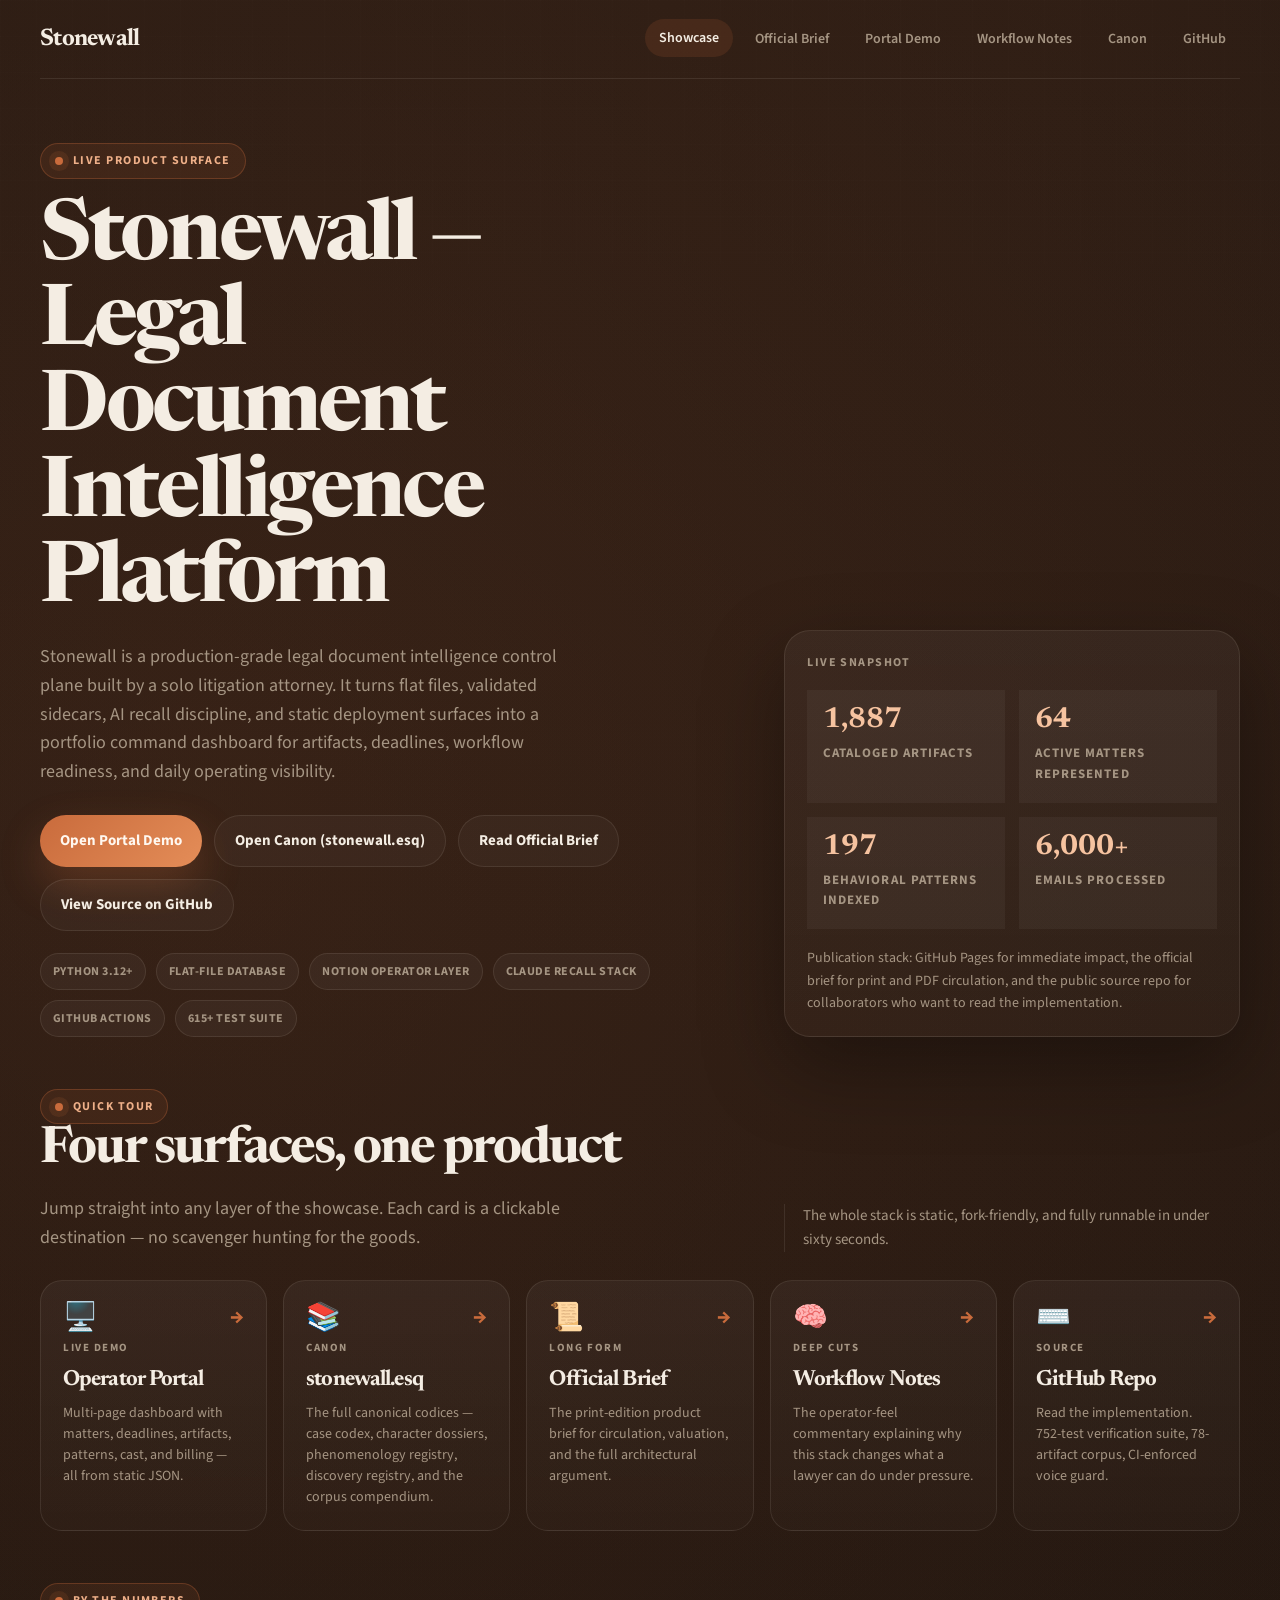
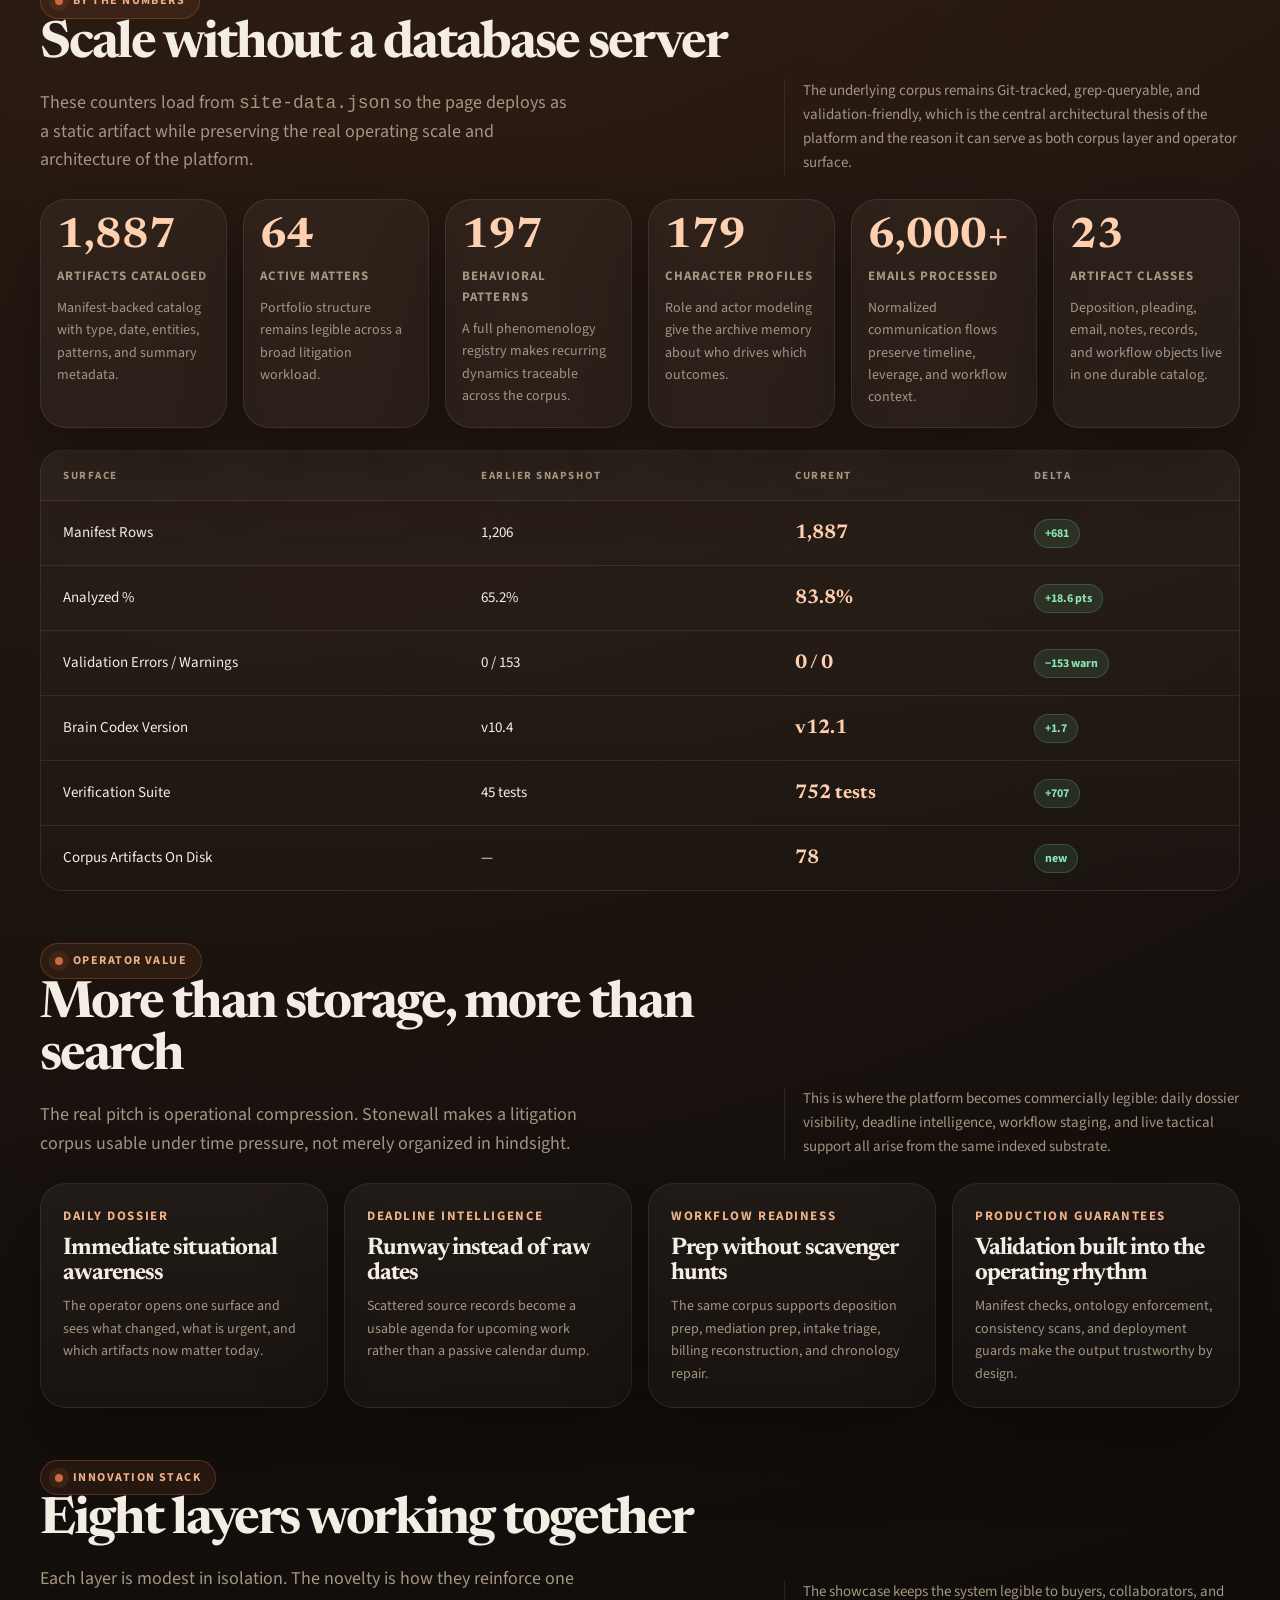
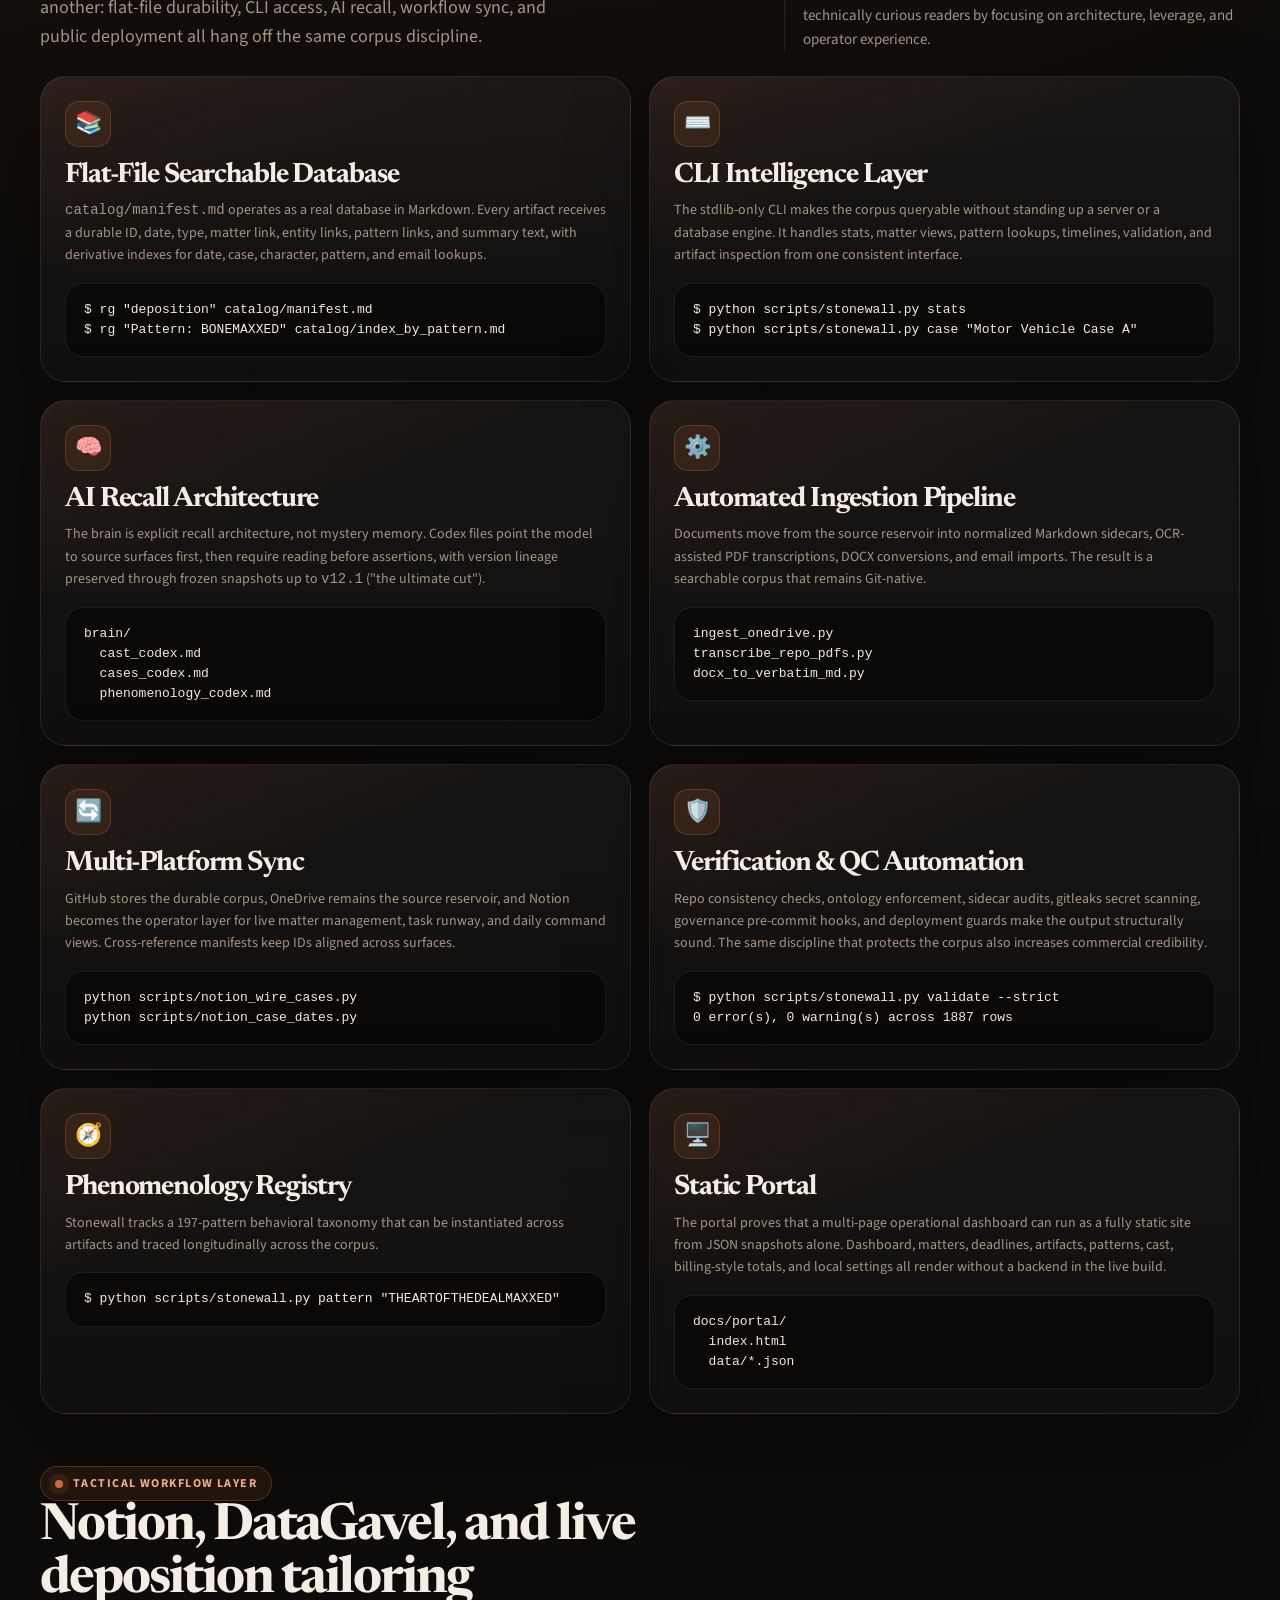
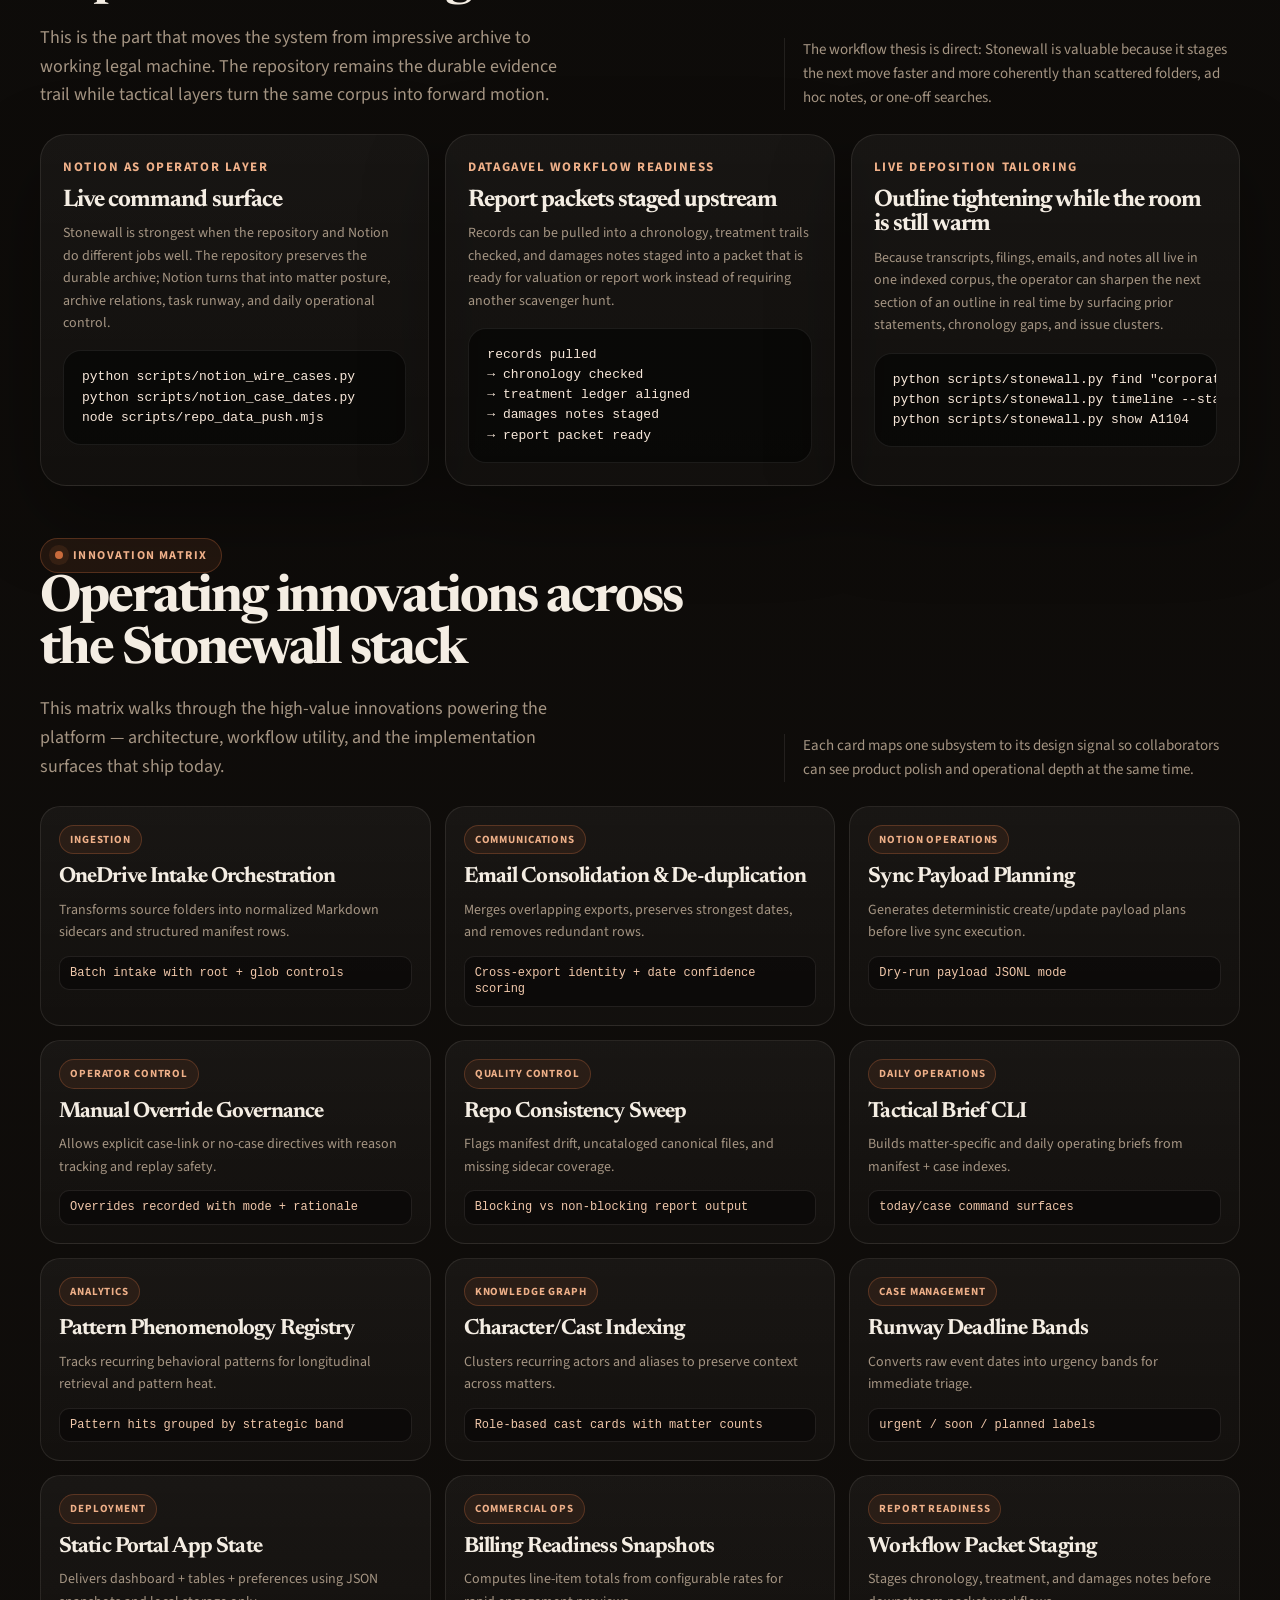
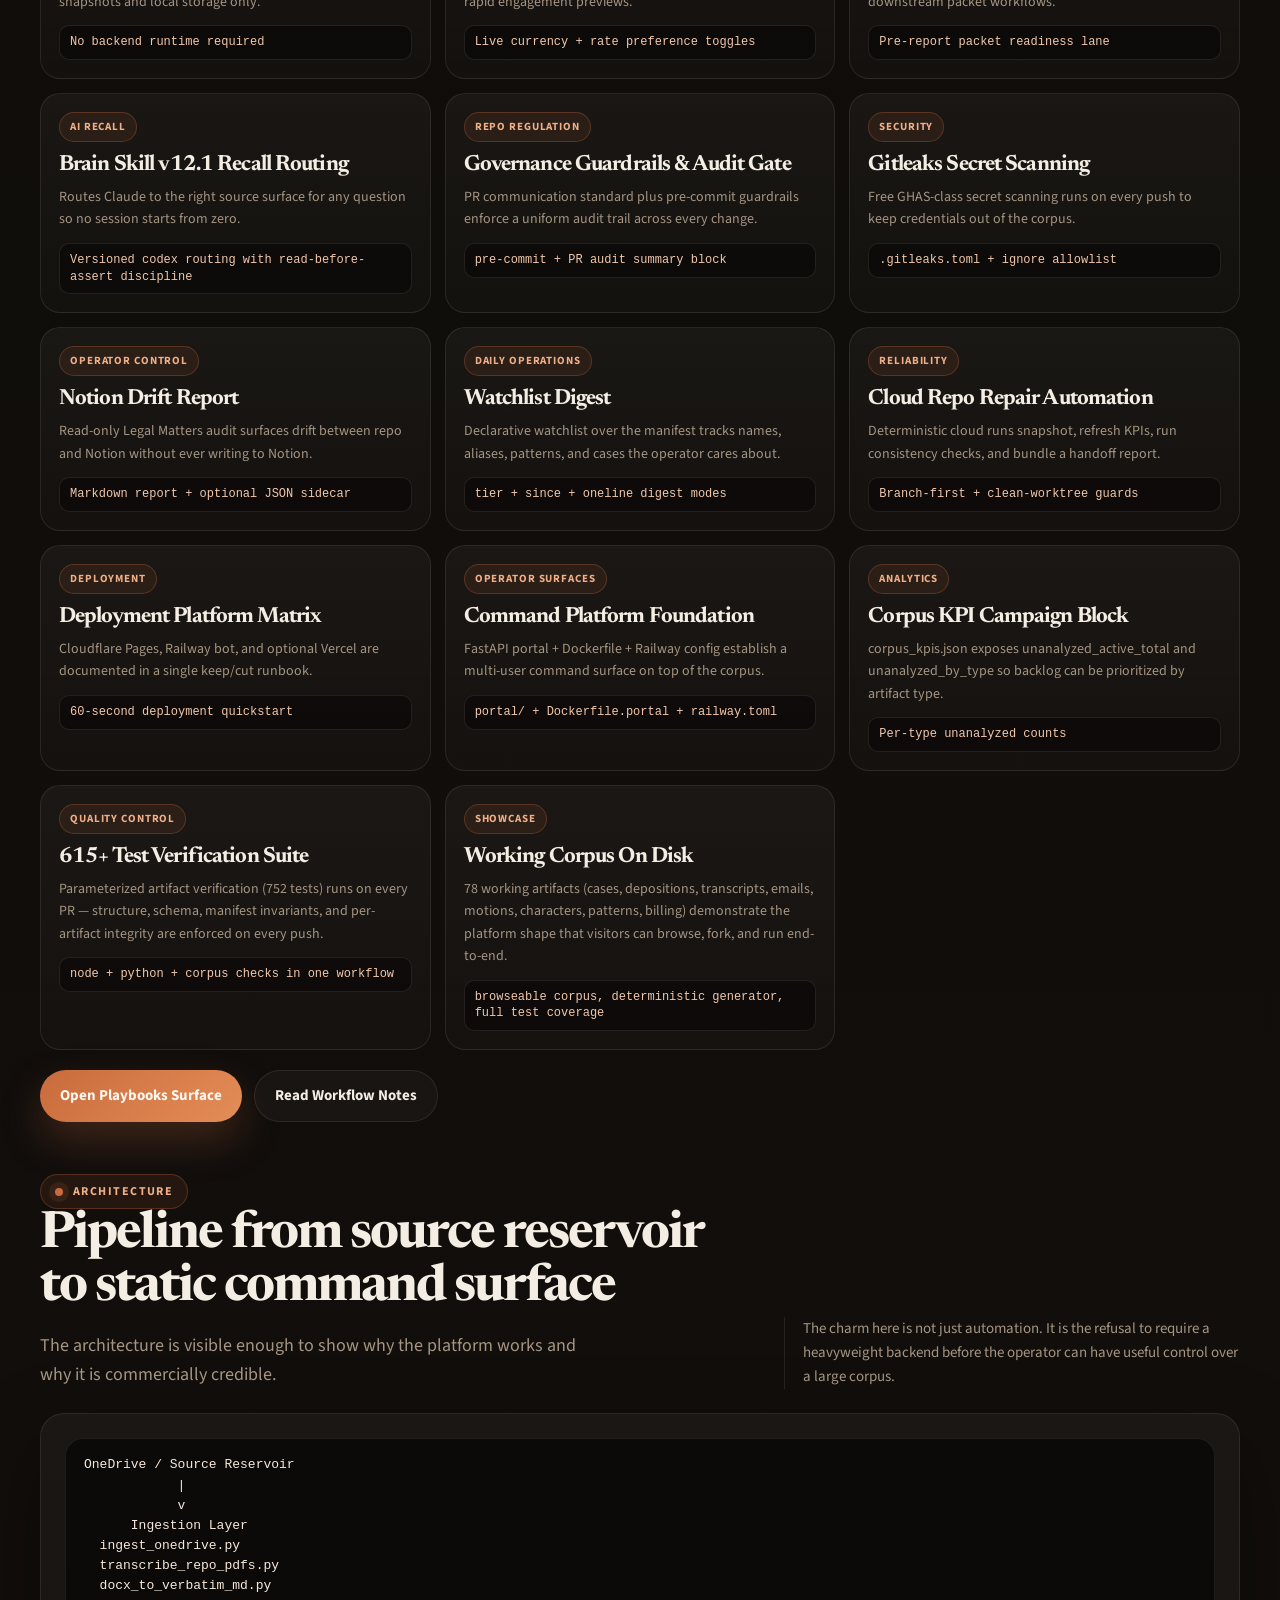
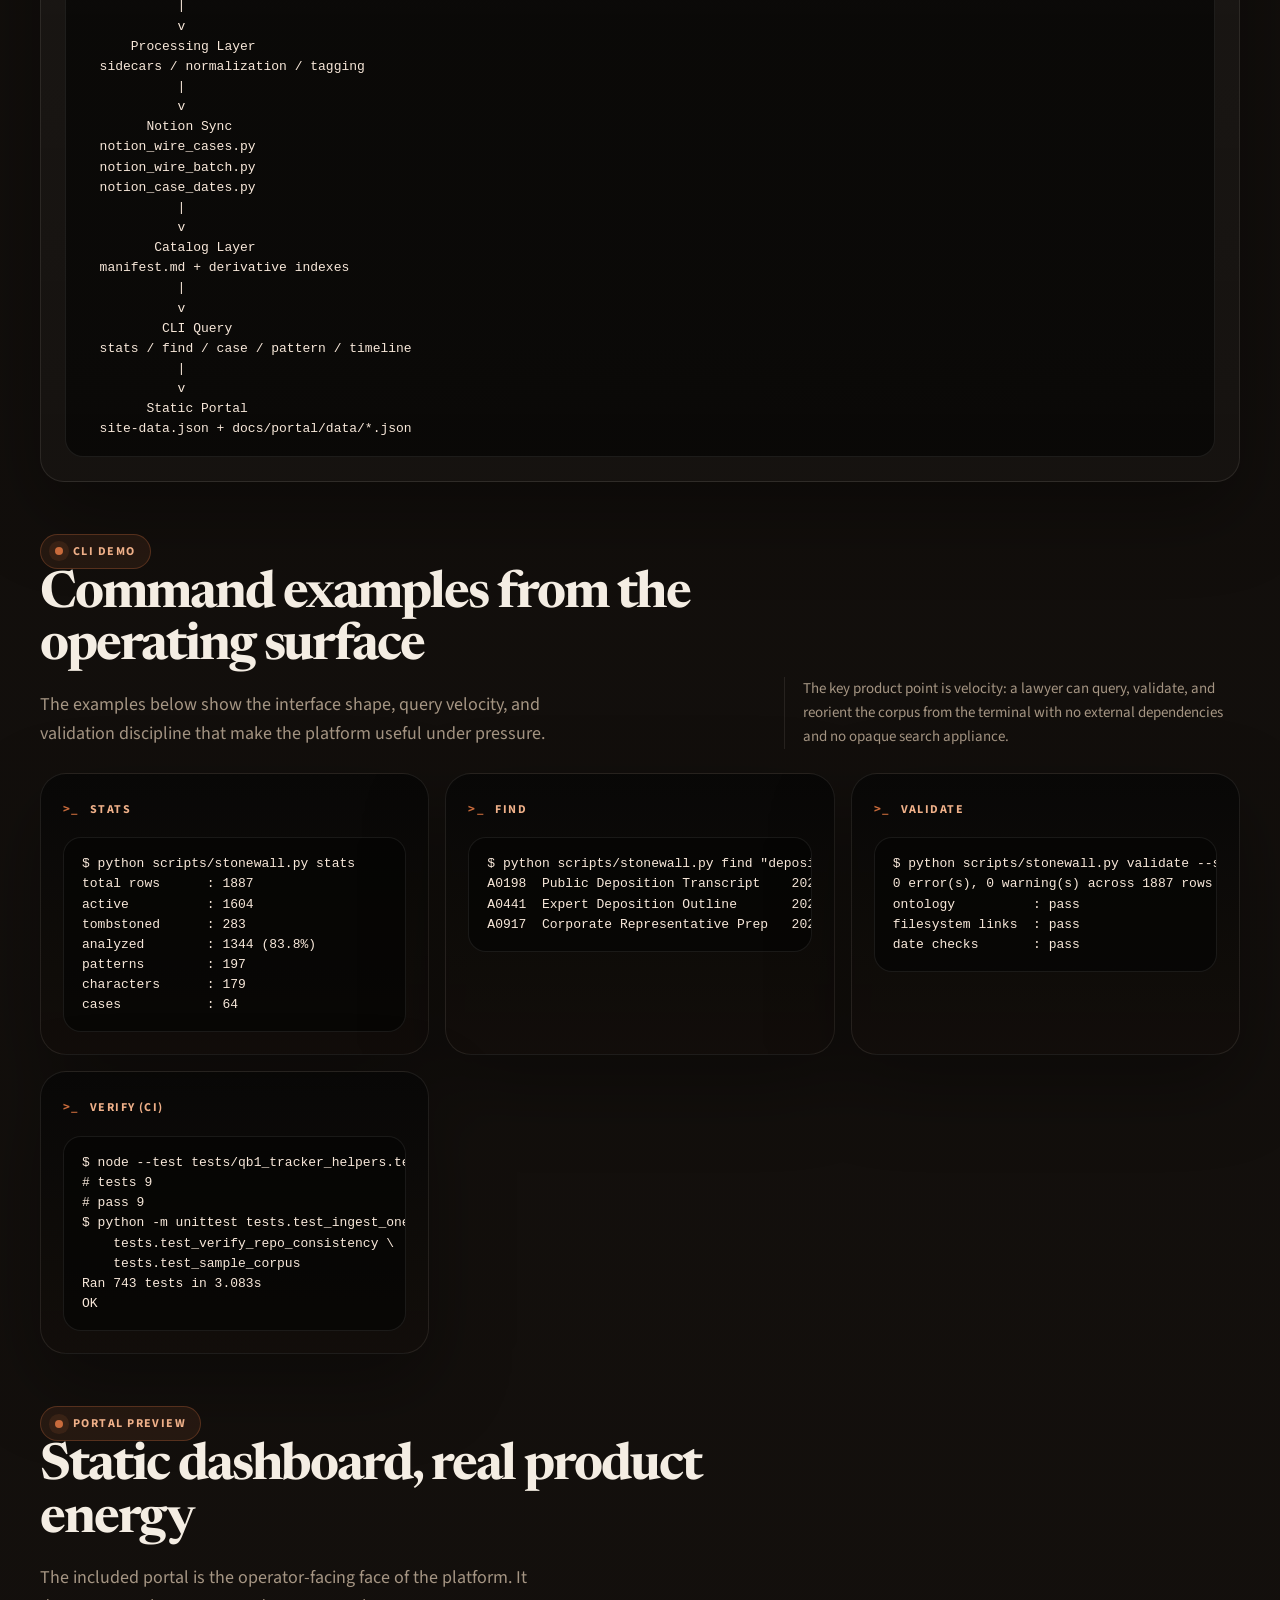
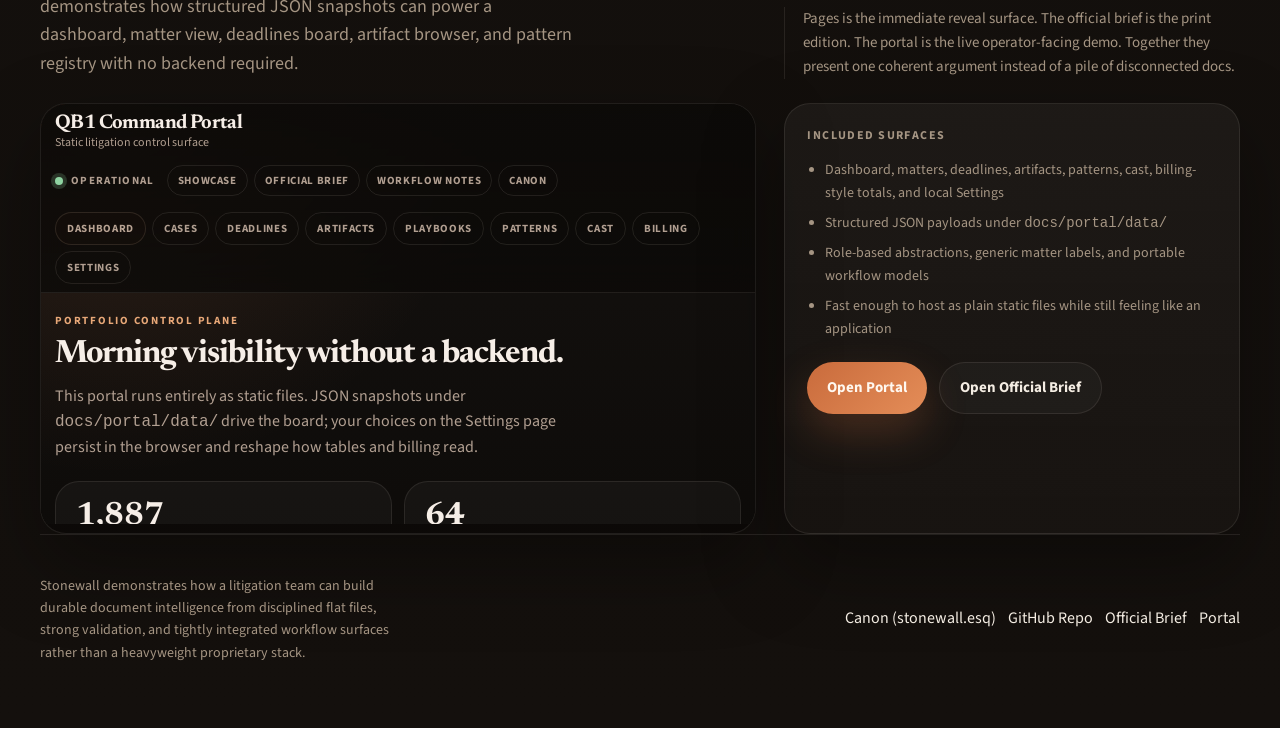
<file: index.html>
<!DOCTYPE html>
<html lang="en">
<head>
  <meta charset="utf-8">
  <meta http-equiv="refresh" content="0; url=./docs/">
  <meta name="viewport" content="width=device-width, initial-scale=1">
  <title>Stonewall Showcase</title>
  <link rel="canonical" href="./docs/">
</head>
<body>
  <p>Redirecting to the Stonewall showcase… <a href="./docs/">Continue</a>.</p>
</body>
</html>
</file>
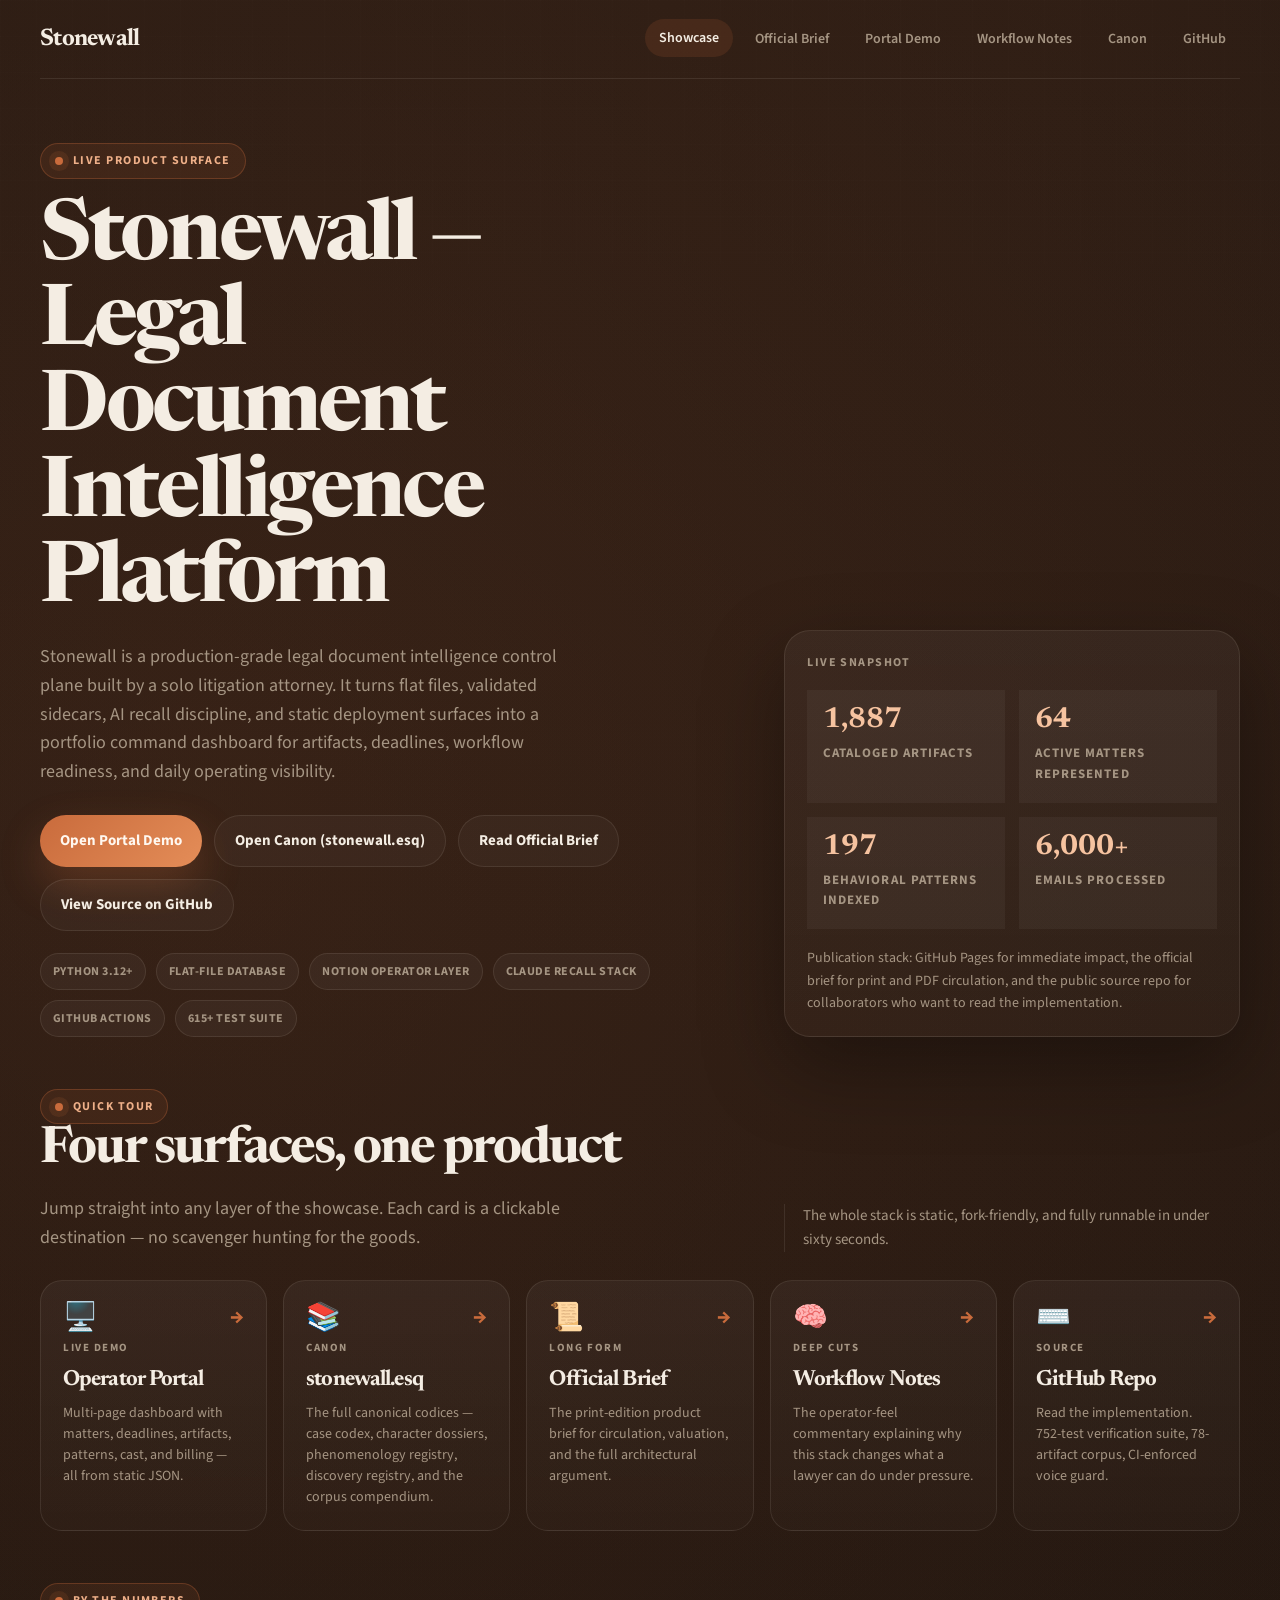
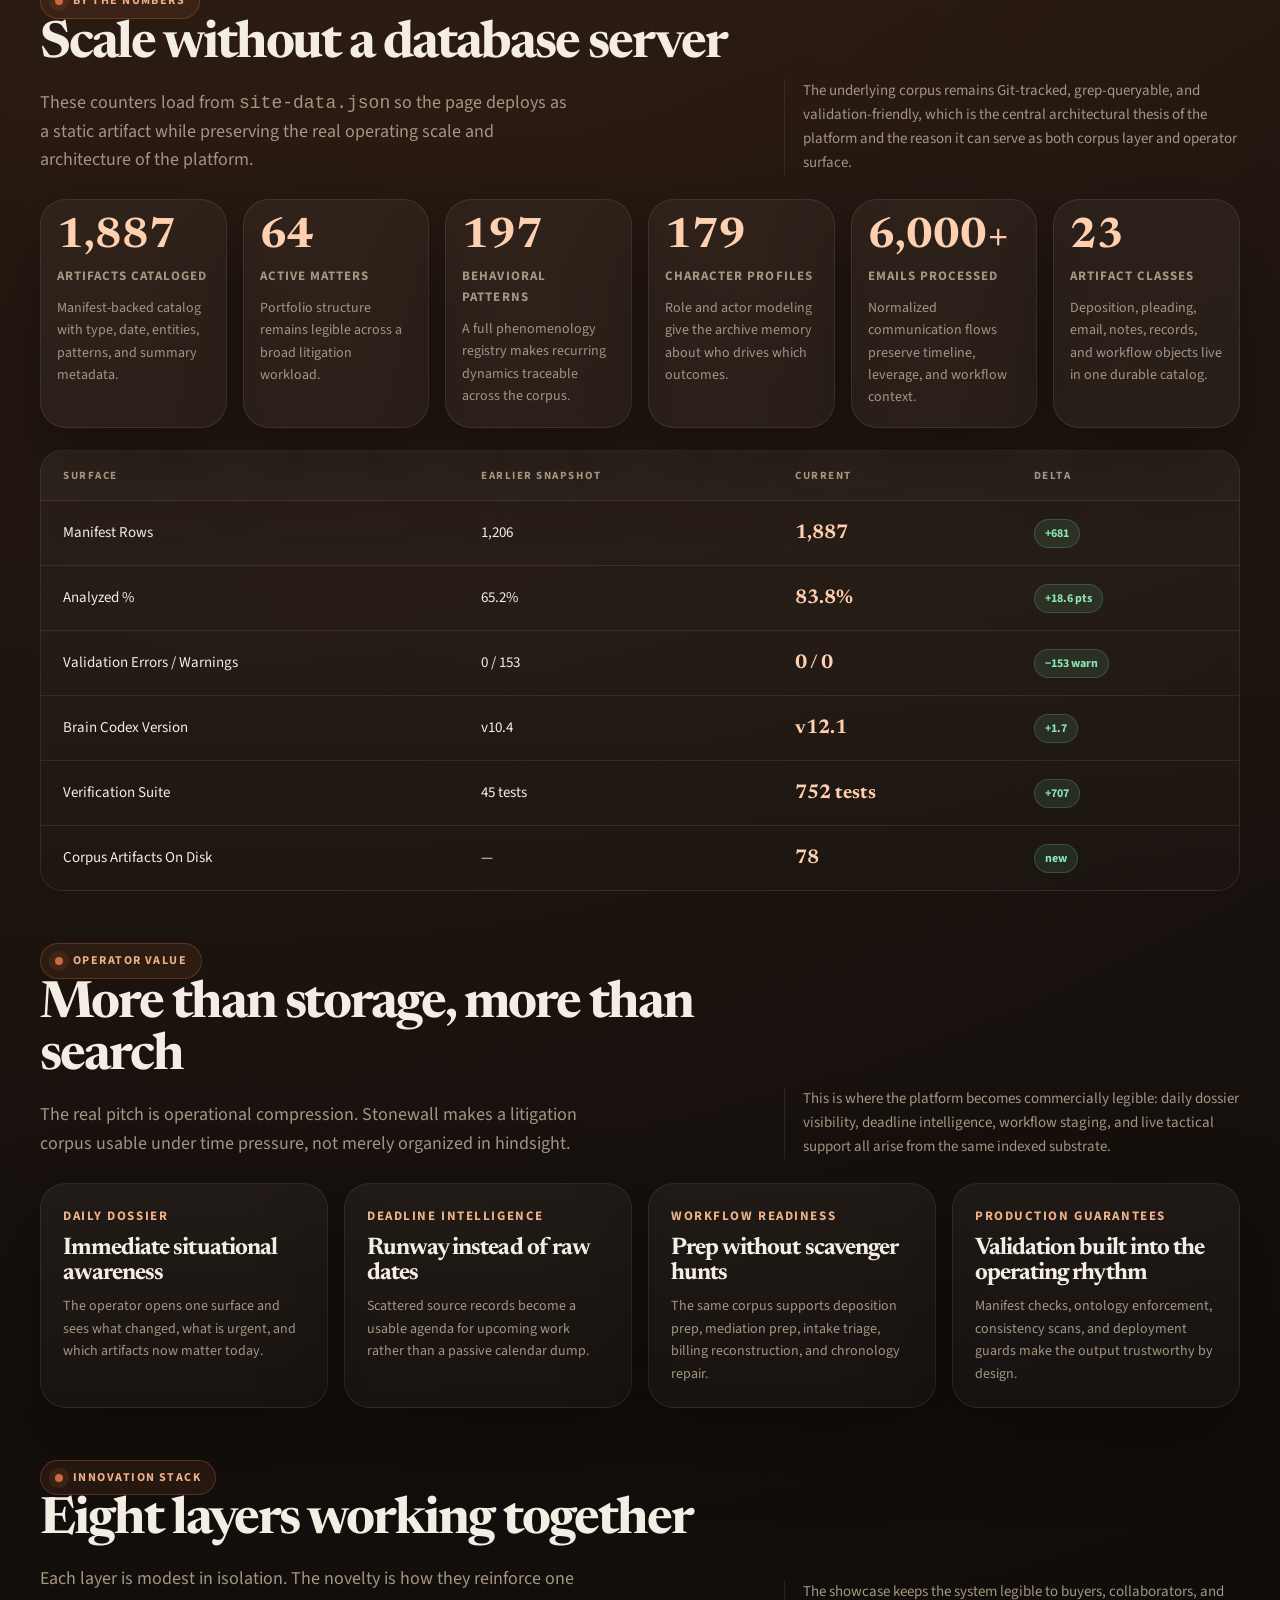
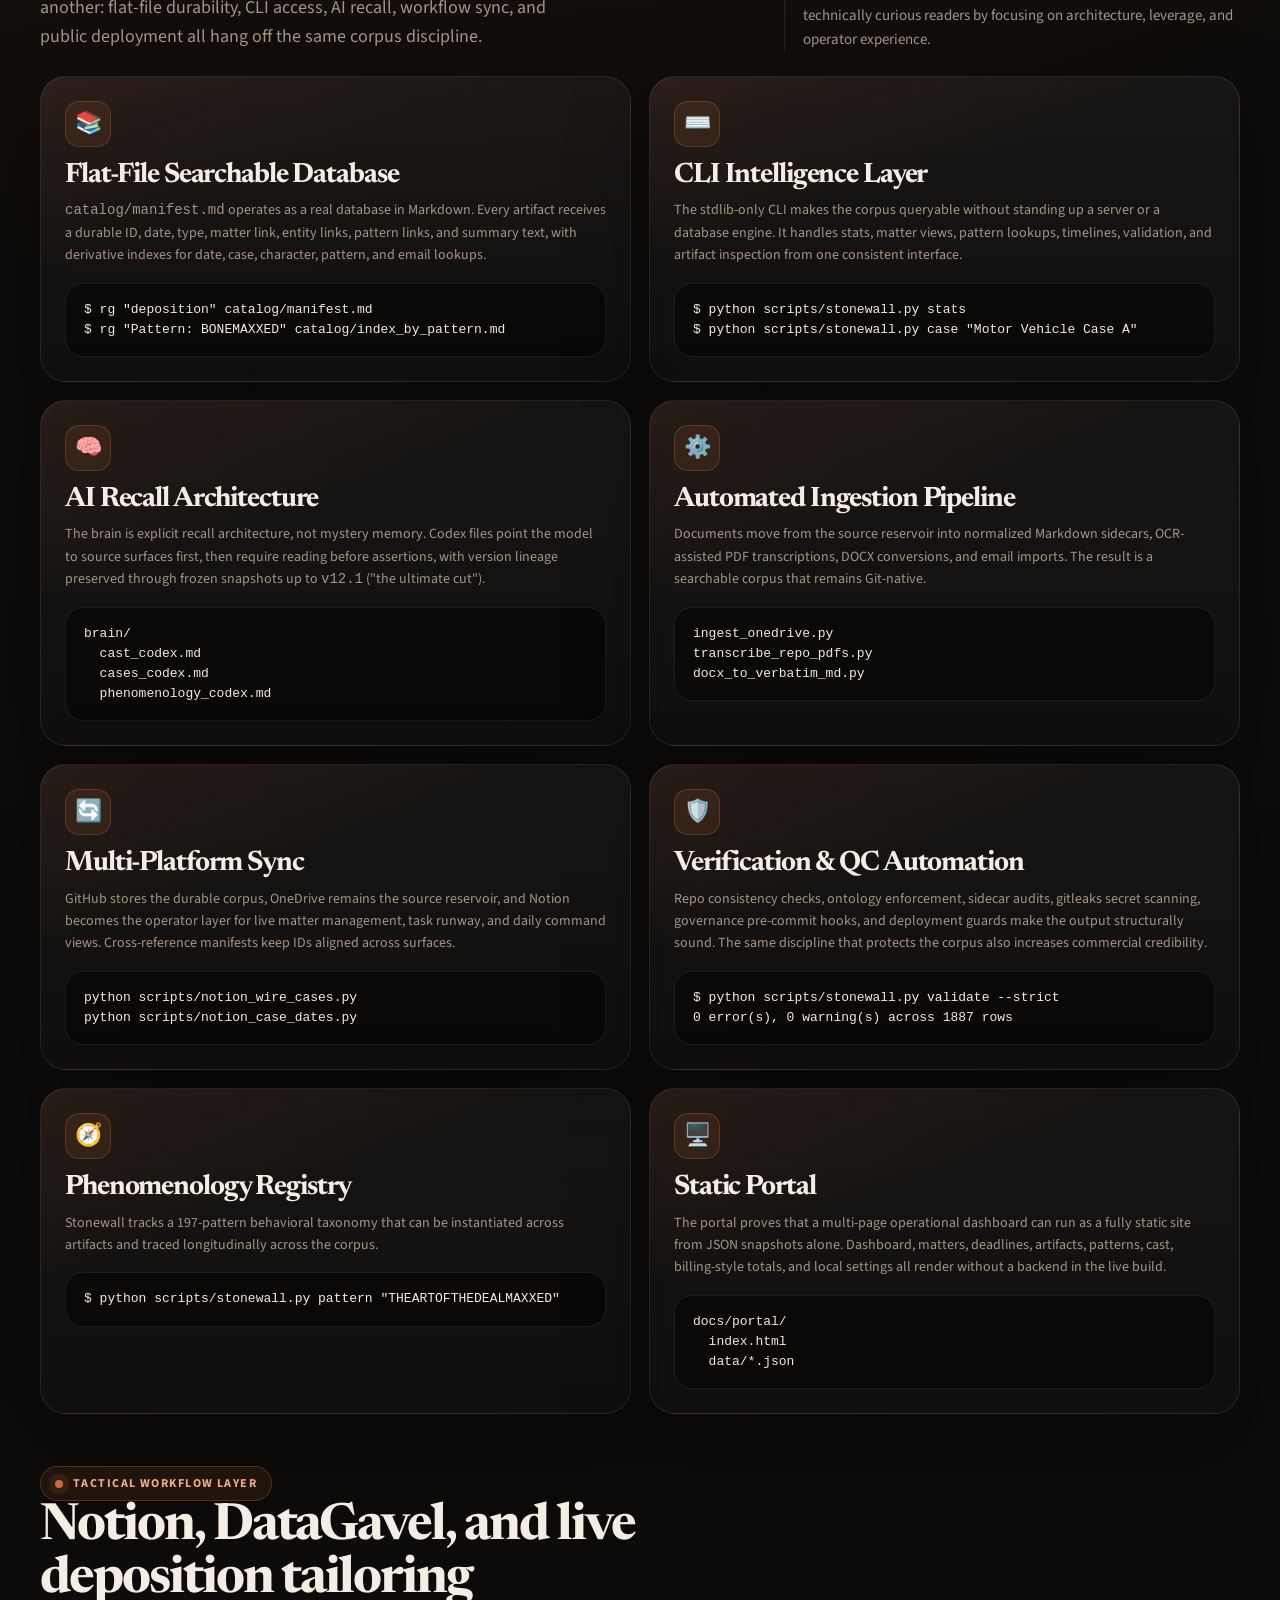
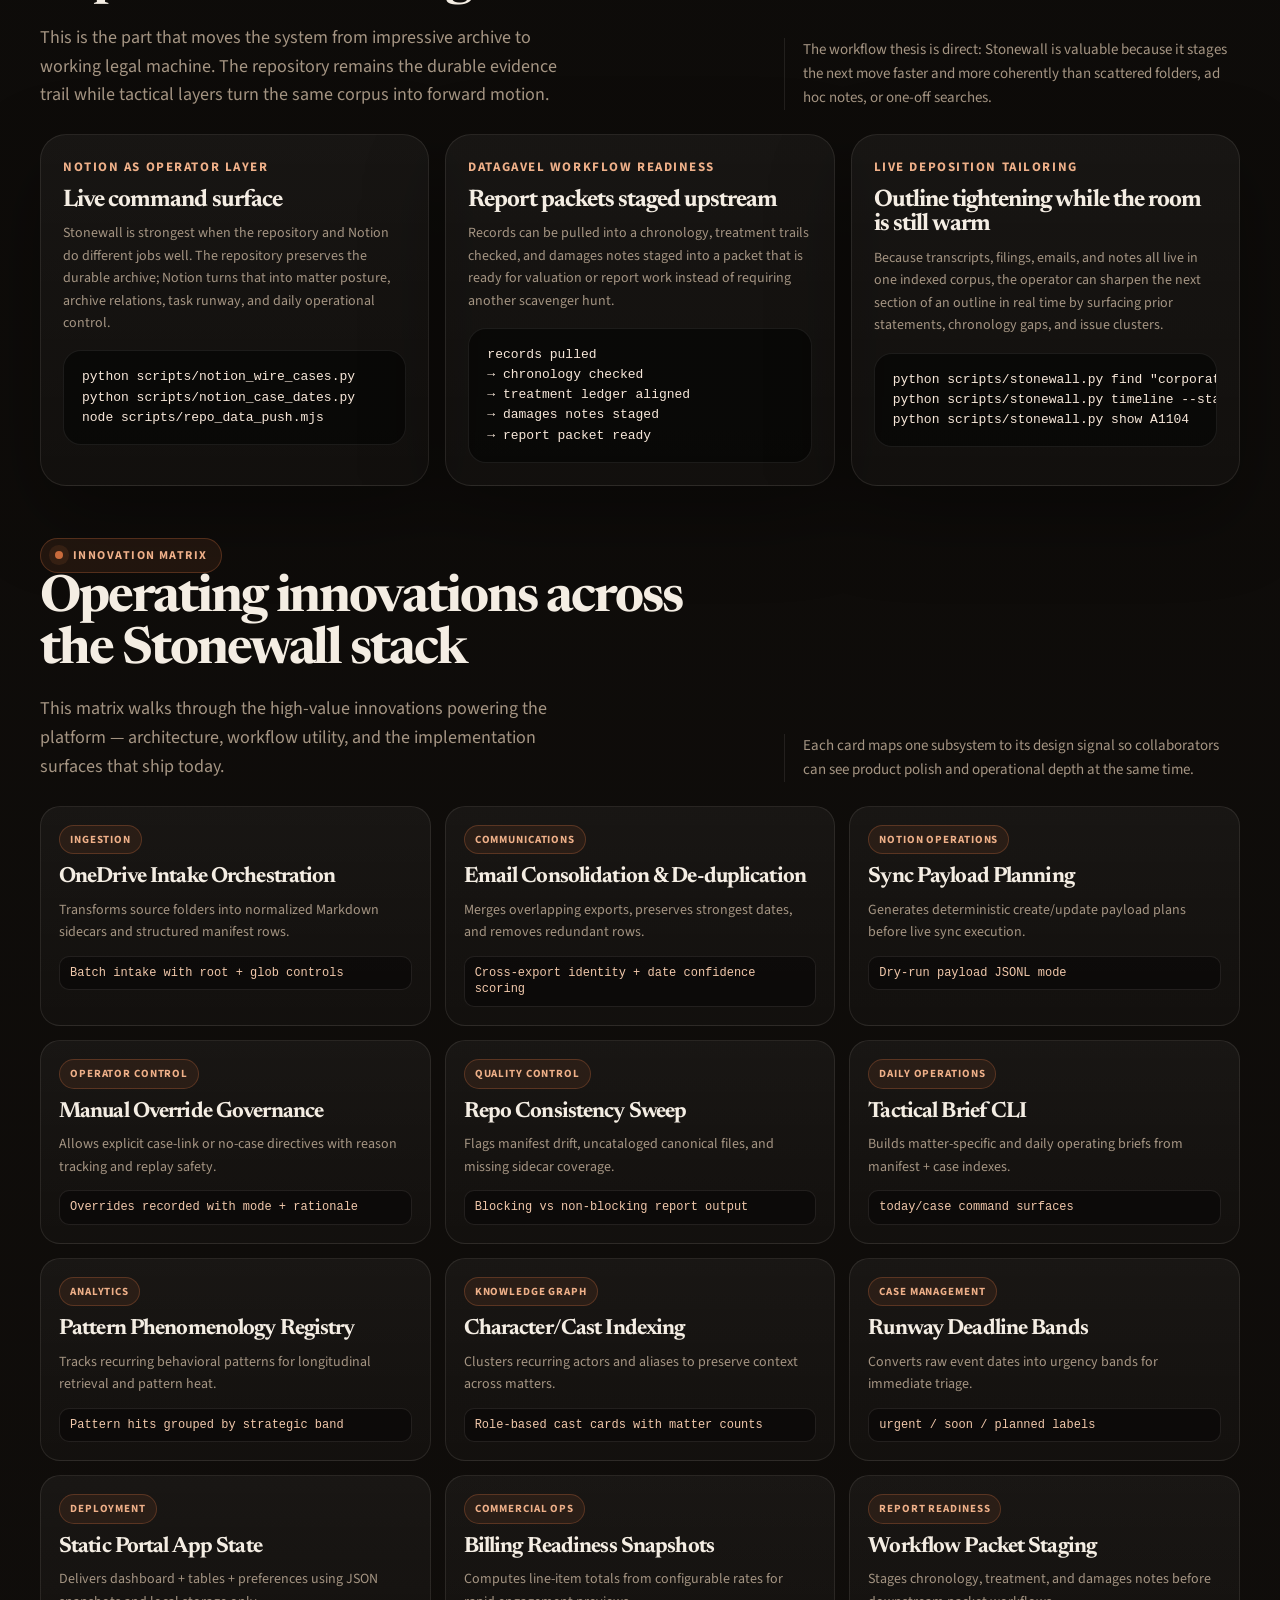
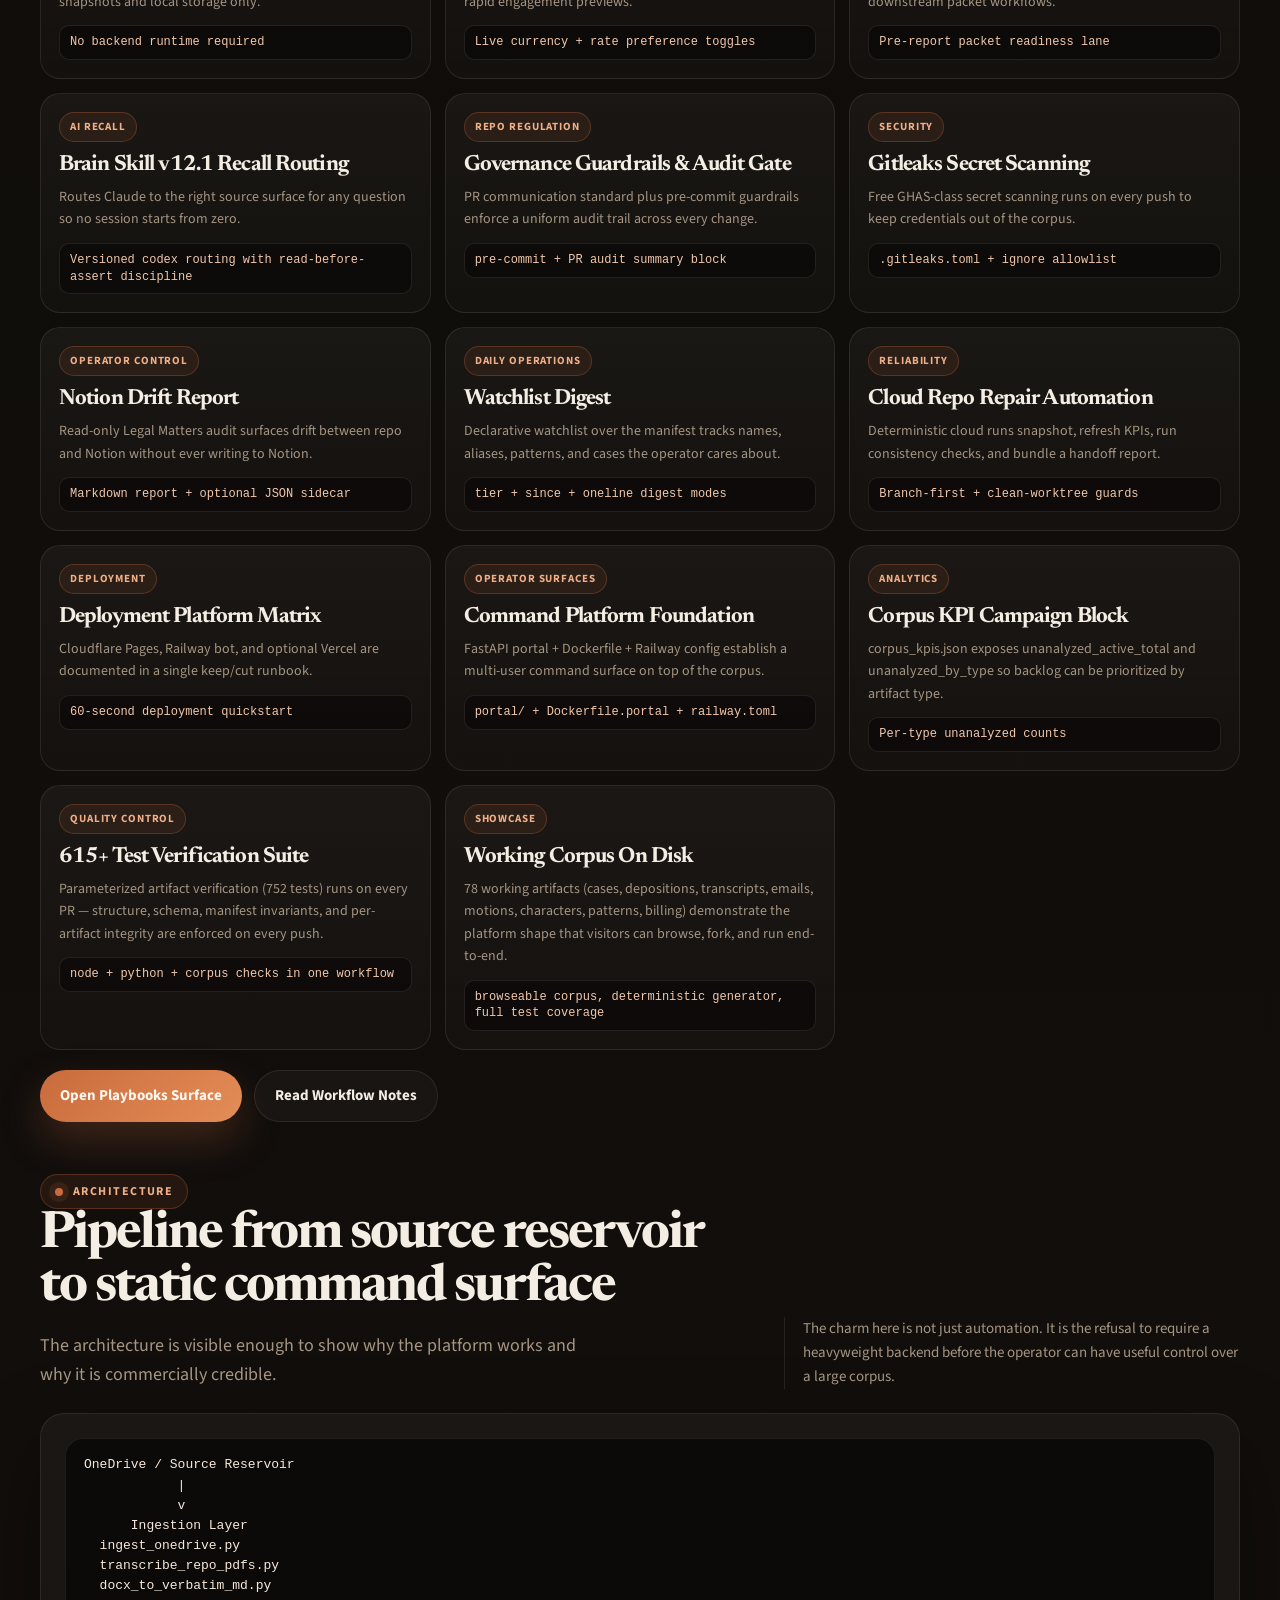
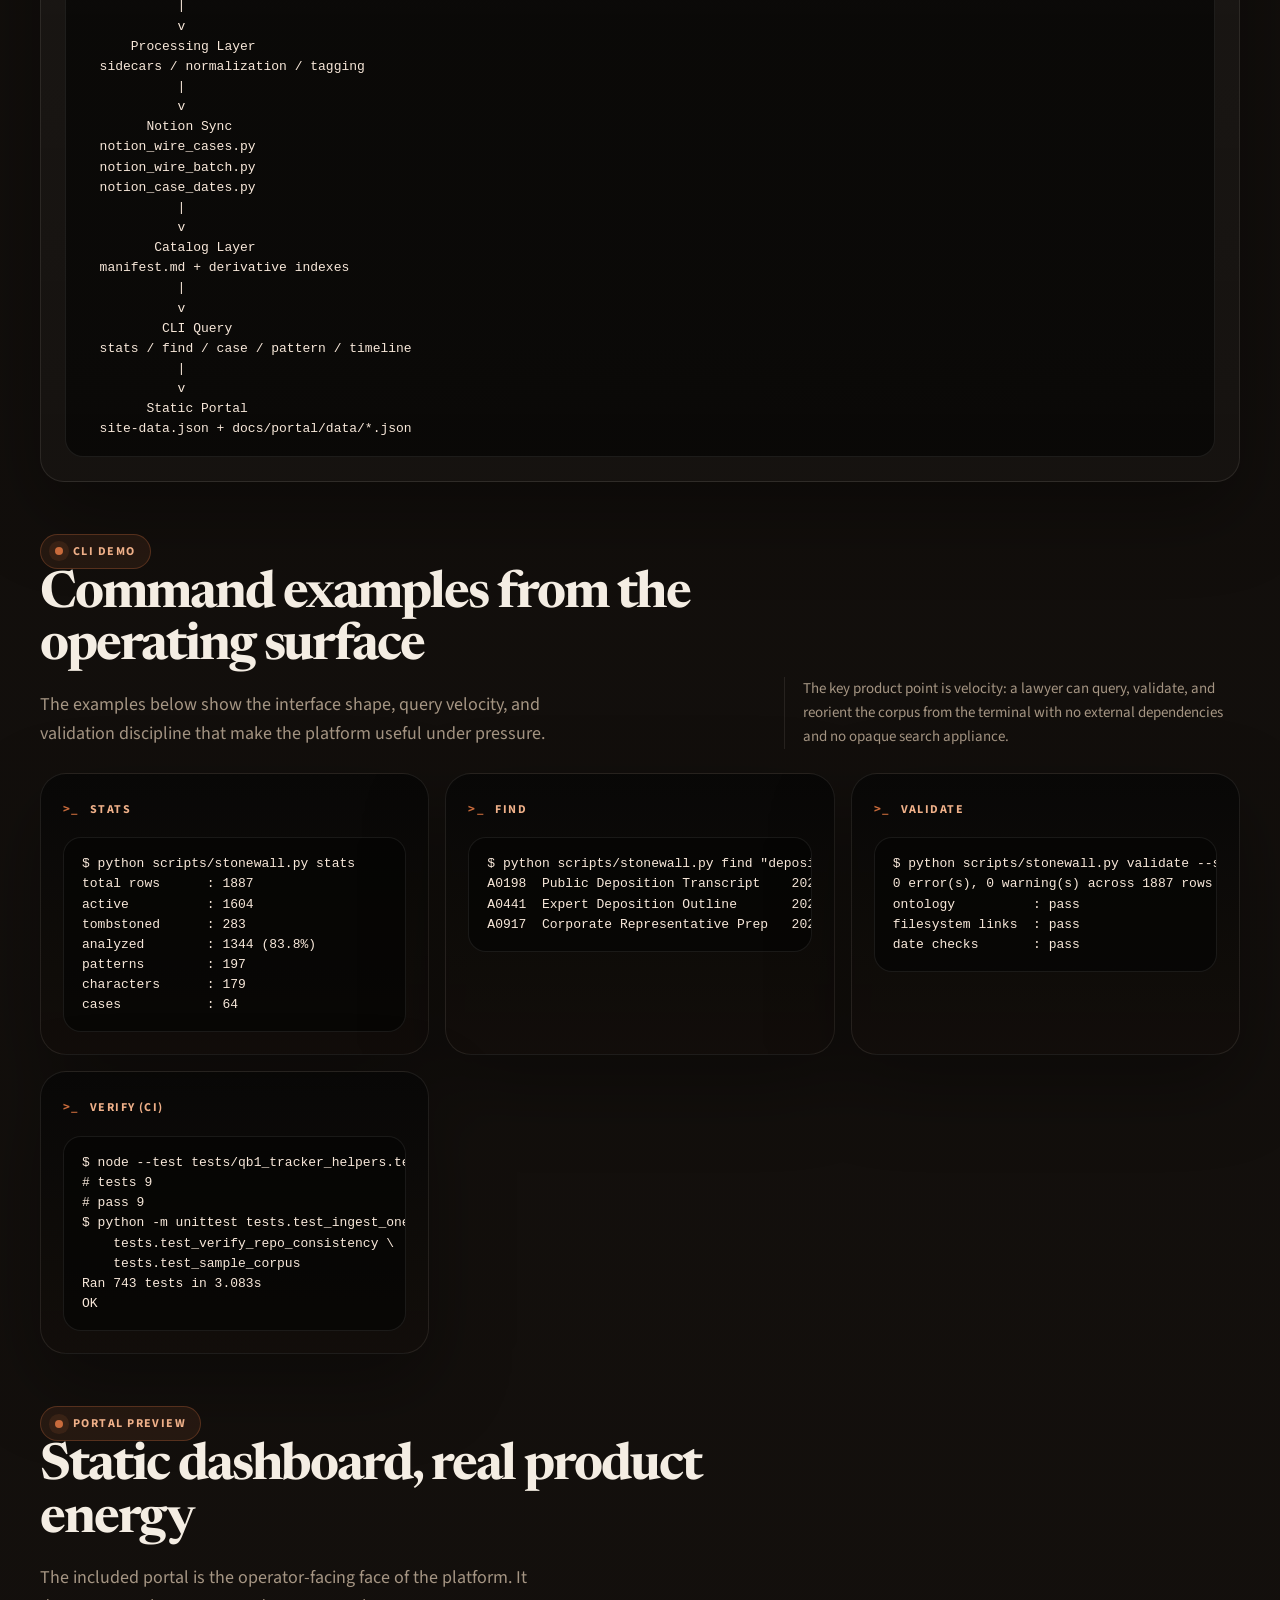
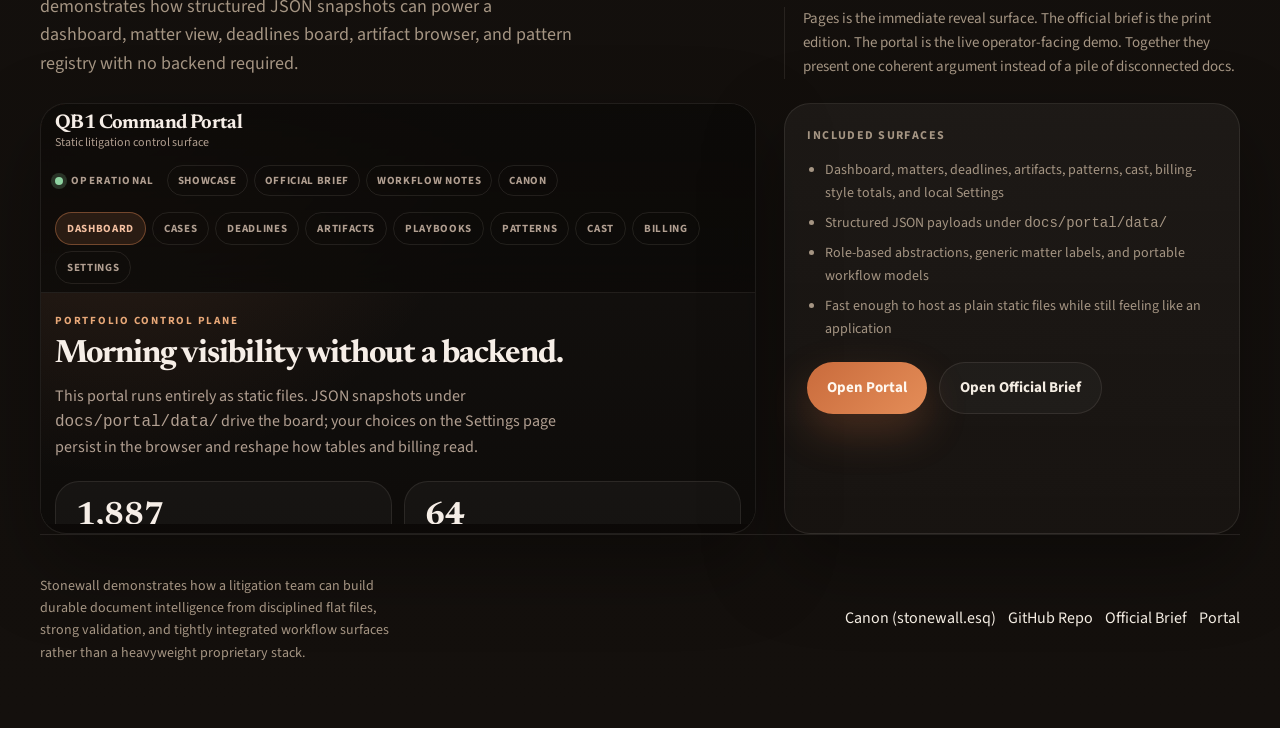
<file: docs/index.html>
<!DOCTYPE html>
<html lang="en">
<head>
  <meta charset="utf-8">
  <meta name="viewport" content="width=device-width, initial-scale=1">
  <title>Stonewall — Legal Document Intelligence Platform</title>
  <meta name="description" content="Stonewall is a legal document intelligence platform that turns flat files, validation, AI recall, and static deployment into a litigation control plane.">
  <link rel="preconnect" href="https://fonts.googleapis.com">
  <link rel="preconnect" href="https://fonts.gstatic.com" crossorigin>
  <link href="https://fonts.googleapis.com/css2?family=Newsreader:opsz,wght@6..72,500;6..72,700&family=Source+Sans+3:wght@400;600;700&display=swap" rel="stylesheet">
  <style>
    :root {
      --bg: #0d0b09;
      --surface: #171310;
      --surface-soft: rgba(255,248,240,0.04);
      --text: #f4ede3;
      --muted: #a59583;
      --accent: #c96b3c;
      --accent-soft: rgba(201,107,60,0.14);
      --line: rgba(255,241,230,0.09);
      --line-strong: rgba(201,107,60,0.30);
      --shadow: 0 30px 80px rgba(0,0,0,0.34);
      --max: 1200px;
    }

    * { box-sizing: border-box; }
    html { scroll-behavior: smooth; }
    body {
      margin: 0;
      font-family: "Source Sans 3", sans-serif;
      color: var(--text);
      line-height: 1.6;
      background:
        radial-gradient(circle at 15% 8%, rgba(201,107,60,0.18), transparent 28%),
        radial-gradient(circle at 84% 0%, rgba(201,107,60,0.08), transparent 24%),
        linear-gradient(180deg, #110f0d 0%, var(--bg) 42%, #14100d 100%);
    }
    body::before {
      content: "";
      position: fixed;
      inset: 0;
      pointer-events: none;
      background-image:
        linear-gradient(rgba(255,255,255,0.015) 1px, transparent 1px),
        linear-gradient(90deg, rgba(255,255,255,0.015) 1px, transparent 1px);
      background-size: 36px 36px;
      mask-image: linear-gradient(180deg, rgba(0,0,0,0.6), transparent 78%);
    }
    a { color: inherit; }
    .shell { width: min(var(--max), calc(100% - 32px)); margin: 0 auto; position: relative; }
    .topbar {
      display: flex;
      align-items: center;
      justify-content: space-between;
      gap: 20px;
      padding: 20px 0;
      border-bottom: 1px solid var(--line);
    }
    .brand {
      text-decoration: none;
      font-family: "Newsreader", serif;
      font-size: 24px;
      font-weight: 700;
      letter-spacing: -0.03em;
    }
    nav {
      display: flex;
      flex-wrap: wrap;
      justify-content: flex-end;
      gap: 8px;
    }
    nav a {
      padding: 8px 14px;
      border-radius: 999px;
      text-decoration: none;
      font-size: 14px;
      font-weight: 600;
      color: var(--muted);
      transition: background 160ms ease, color 160ms ease, transform 160ms ease;
    }
    nav a:hover,
    nav a.active {
      background: var(--accent-soft);
      color: var(--text);
      transform: translateY(-1px);
    }
    h1, h2, h3 {
      margin: 0;
      font-family: "Newsreader", serif;
      font-weight: 700;
      line-height: 1.02;
      letter-spacing: -0.04em;
    }
    h1 { font-size: clamp(38px, 7vw, 84px); max-width: 11ch; margin-top: 18px; }
    h2 { font-size: clamp(34px, 4vw, 52px); }
    h3 { font-size: 28px; }
    .hero,
    .section-head,
    .portal-preview { display: grid; grid-template-columns: minmax(0,1.1fr) minmax(280px,0.7fr); gap: 28px; }
    .hero { padding: 64px 0 28px; align-items: end; }
    .eyebrow,
    .section-tag,
    .terminal-label {
      display: inline-flex;
      align-items: center;
      gap: 10px;
      padding: 7px 14px;
      border-radius: 999px;
      border: 1px solid var(--line-strong);
      background: rgba(201,107,60,0.10);
      color: #efb089;
      font-size: 12px;
      font-weight: 700;
      letter-spacing: 0.12em;
      text-transform: uppercase;
    }
    .eyebrow::before,
    .section-tag::before {
      content: "";
      width: 8px;
      height: 8px;
      border-radius: 50%;
      background: var(--accent);
      box-shadow: 0 0 0 6px rgba(201,107,60,0.12);
    }
    .hero p,
    .section-head p {
      color: var(--muted);
      font-size: 18px;
      max-width: 60ch;
      margin: 18px 0 0;
    }
    .hero-actions,
    .badge-row,
    .footer-links { display: flex; flex-wrap: wrap; gap: 12px; }
    .hero-actions { margin-top: 28px; }
    .badge-row { margin-top: 22px; gap: 10px; }
    .btn,
    .btn-secondary {
      display: inline-flex;
      align-items: center;
      justify-content: center;
      padding: 13px 20px;
      border-radius: 999px;
      text-decoration: none;
      font-size: 15px;
      font-weight: 700;
      transition: transform 160ms ease, box-shadow 160ms ease, border-color 160ms ease;
    }
    .btn {
      color: #fff8f0;
      background: linear-gradient(135deg, var(--accent), #e48d58);
      box-shadow: 0 18px 42px rgba(201,107,60,0.26);
    }
    .btn-secondary {
      color: var(--text);
      border: 1px solid var(--line);
      background: rgba(255,255,255,0.03);
    }
    .btn:hover,
    .btn-secondary:hover,
    .card:hover,
    .innovation:hover,
    .matrix-card:hover,
    .tour-card:hover { transform: translateY(-3px); box-shadow: 0 22px 48px rgba(201,107,60,0.20); border-color: var(--line-strong); }

    /* Quick Tour grid — large clickable buttons that jump to each surface */
    .tour-grid {
      display: grid;
      grid-template-columns: repeat(auto-fit, minmax(220px, 1fr));
      gap: 16px;
      margin-top: 28px;
    }
    .tour-card {
      display: flex;
      flex-direction: column;
      gap: 8px;
      padding: 22px;
      border: 1px solid var(--line);
      border-radius: 22px;
      background: linear-gradient(180deg, rgba(255,255,255,0.045), rgba(255,255,255,0.015));
      color: var(--text);
      text-decoration: none;
      transition: transform 180ms ease, box-shadow 180ms ease, border-color 180ms ease;
      position: relative;
      overflow: hidden;
    }
    .tour-card::after {
      content: "→";
      position: absolute;
      top: 18px;
      right: 22px;
      color: var(--accent);
      font-size: 22px;
      font-weight: 700;
      transition: transform 180ms ease;
    }
    .tour-card:hover::after { transform: translateX(4px); }
    .tour-card .tour-icon { font-size: 28px; line-height: 1; }
    .tour-card .tour-label {
      font-size: 11px;
      letter-spacing: 0.14em;
      text-transform: uppercase;
      color: var(--muted);
      font-weight: 700;
    }
    .tour-card h3 {
      margin: 4px 0 0;
      font-family: "Newsreader", serif;
      font-size: 22px;
      font-weight: 700;
    }
    .tour-card p { margin: 4px 0 0; color: var(--muted); font-size: 14px; line-height: 1.5; }

    /* Scale comparison table */
    .scale-table-wrap {
      margin-top: 22px;
      border: 1px solid var(--line);
      border-radius: 22px;
      overflow: hidden;
      background: linear-gradient(180deg, rgba(255,255,255,0.04), rgba(255,255,255,0.015));
    }
    .scale-table {
      width: 100%;
      border-collapse: collapse;
      font-size: 15px;
    }
    .scale-table thead th {
      text-align: left;
      padding: 16px 22px;
      font-size: 11px;
      letter-spacing: 0.14em;
      text-transform: uppercase;
      color: var(--muted);
      border-bottom: 1px solid var(--line);
      background: rgba(255,255,255,0.02);
      font-weight: 700;
    }
    .scale-table tbody td {
      padding: 16px 22px;
      border-bottom: 1px solid var(--line);
    }
    .scale-table tbody tr:last-child td { border-bottom: none; }
    .scale-table tbody tr:hover td { background: rgba(201,107,60,0.05); }
    .scale-table .num {
      font-family: "Newsreader", serif;
      font-size: 20px;
      font-weight: 700;
      color: #ffd0af;
    }
    .scale-table .delta {
      display: inline-flex;
      align-items: center;
      gap: 6px;
      padding: 4px 10px;
      border-radius: 999px;
      font-size: 12px;
      font-weight: 700;
      background: rgba(98, 200, 145, 0.12);
      color: #8de7b4;
      border: 1px solid rgba(98, 200, 145, 0.25);
    }
    .scale-table .delta.flat {
      background: rgba(255,255,255,0.04);
      color: var(--muted);
      border-color: var(--line);
    }
    @media (max-width: 760px) {
      .scale-table thead { display: none; }
      .scale-table tbody td { display: block; padding: 8px 18px; border-bottom: none; }
      .scale-table tbody tr { display: block; padding: 14px 0; border-bottom: 1px solid var(--line); }
      .scale-table tbody tr:last-child { border-bottom: none; }
    }
    .badge {
      display: inline-flex;
      align-items: center;
      padding: 8px 12px;
      border-radius: 999px;
      border: 1px solid var(--line);
      background: rgba(255,255,255,0.04);
      color: var(--muted);
      font-size: 12px;
      font-weight: 700;
      letter-spacing: 0.04em;
      text-transform: uppercase;
    }
    .panel,
    .stat-tile,
    .innovation,
    .terminal,
    .frame,
    .notes,
    .card {
      border: 1px solid var(--line);
      border-radius: 26px;
      box-shadow: var(--shadow);
    }
    .panel,
    .terminal,
    .notes,
    .card {
      background: linear-gradient(180deg, rgba(255,255,255,0.045), rgba(255,255,255,0.02));
      padding: 22px;
    }
    .panel-grid,
    .metrics,
    .outcome-grid,
    .innovation-grid,
    .matrix-grid,
    .demo-grid { display: grid; gap: 16px; }
    .panel-grid { grid-template-columns: repeat(2, minmax(0,1fr)); margin-top: 18px; gap: 14px; }
    .metrics { grid-template-columns: repeat(6, minmax(0,1fr)); }
    .outcome-grid { grid-template-columns: repeat(4, minmax(0,1fr)); }
    .innovation-grid { grid-template-columns: repeat(2, minmax(0,1fr)); gap: 18px; }
    .matrix-grid { grid-template-columns: repeat(3, minmax(0,1fr)); gap: 14px; }
    .demo-grid { grid-template-columns: repeat(3, minmax(0,1fr)); }
    .mini-stat,
    .stat-tile { background: var(--surface-soft); padding: 16px 16px 18px; }
    .mini-stat strong,
    .stat-tile strong {
      display: block;
      font-family: "Newsreader", serif;
      line-height: 1;
    }
    .mini-stat strong { font-size: 29px; color: #f6c3a0; }
    .stat-tile strong { font-size: 42px; color: #ffd0af; }
    .mini-stat span,
    .stat-tile span {
      display: block;
      margin-top: 8px;
      color: var(--muted);
      font-size: 13px;
      text-transform: uppercase;
      letter-spacing: 0.08em;
      font-weight: 700;
    }
    .stat-tile p,
    .innovation p,
    .card p,
    .notes li,
    footer p { color: var(--muted); font-size: 14px; margin: 10px 0 0; }
    .section { padding: 52px 0 0; }
    .section-head { align-items: end; margin-bottom: 24px; }
    .section-head .aside {
      color: var(--muted);
      font-size: 15px;
      border-left: 1px solid var(--line);
      padding-left: 18px;
    }
    .card strong {
      display: block;
      color: #efb089;
      font-size: 13px;
      letter-spacing: 0.12em;
      text-transform: uppercase;
    }
    .card h3 { margin-top: 10px; font-size: 24px; }
    .innovation {
      background:
        linear-gradient(160deg, rgba(201,107,60,0.10), transparent 35%),
        linear-gradient(180deg, rgba(255,255,255,0.045), rgba(255,255,255,0.02));
      padding: 24px;
    }
    .matrix-card {
      border: 1px solid var(--line);
      border-radius: 20px;
      padding: 18px;
      background: linear-gradient(180deg, rgba(255,255,255,0.045), rgba(255,255,255,0.02));
    }
    .matrix-card .layer {
      display: inline-block;
      padding: 5px 10px;
      border-radius: 999px;
      border: 1px solid var(--line-strong);
      background: rgba(201,107,60,0.10);
      color: #efb089;
      font-size: 11px;
      font-weight: 700;
      letter-spacing: 0.08em;
      text-transform: uppercase;
    }
    .matrix-card h3 {
      margin-top: 12px;
      font-size: 22px;
    }
    .matrix-card p {
      color: var(--muted);
      font-size: 14px;
      margin: 10px 0 0;
    }
    .matrix-card code {
      display: block;
      margin-top: 12px;
      font-size: 12px;
      color: #f1c8ab;
      padding: 8px 10px;
      border-radius: 10px;
      border: 1px solid var(--line);
      background: rgba(8,7,6,0.55);
      line-height: 1.4;
    }
    .innovation .icon {
      width: 46px;
      height: 46px;
      display: inline-flex;
      align-items: center;
      justify-content: center;
      border-radius: 14px;
      background: rgba(201,107,60,0.12);
      border: 1px solid var(--line-strong);
      font-size: 22px;
      margin-bottom: 14px;
    }
    .terminal {
      background: linear-gradient(180deg, rgba(8,7,6,0.90), rgba(18,14,11,0.94));
    }
    .terminal-label {
      padding: 0;
      border: 0;
      background: transparent;
      color: #efb089;
    }
    .terminal-label::before {
      content: ">_";
      color: var(--accent);
      font-size: 13px;
    }
    pre {
      margin: 16px 0 0;
      padding: 16px 18px;
      border-radius: 18px;
      border: 1px solid rgba(255,255,255,0.08);
      background: rgba(6,5,4,0.65);
      overflow-x: auto;
      color: #f8e8da;
      font-size: 13px;
      line-height: 1.55;
    }
    code { font-family: ui-monospace, SFMono-Regular, Menlo, Consolas, monospace; }
    .diagram {
      border: 1px solid var(--line);
      border-radius: 24px;
      padding: 24px;
      background: linear-gradient(180deg, rgba(255,255,255,0.04), rgba(255,255,255,0.02));
      box-shadow: var(--shadow);
    }
    .diagram pre { margin: 0; }
    .frame {
      min-height: 420px;
      overflow: hidden;
      background: rgba(10,8,6,0.74);
    }
    .frame iframe {
      width: 100%;
      min-height: 420px;
      border: 0;
      background: #120f0d;
    }
    .notes ul { margin: 14px 0 0; padding-left: 18px; }
    .notes li + li { margin-top: 8px; }
    footer {
      padding: 40px 0 64px;
      display: flex;
      flex-wrap: wrap;
      align-items: center;
      justify-content: space-between;
      gap: 18px;
      border-top: 1px solid var(--line);
      margin-top: 52px;
    }
    footer p { margin: 0; max-width: 52ch; }
    .footer-links a {
      text-decoration: none;
      color: var(--text);
      border-bottom: 1px solid transparent;
    }
    .footer-links a:hover { border-color: var(--accent); }
    @media (max-width: 1100px) {
      .hero,
      .section-head,
      .portal-preview,
      .demo-grid { grid-template-columns: 1fr; }
      .metrics { grid-template-columns: repeat(3, minmax(0,1fr)); }
    }
    @media (max-width: 760px) {
      .shell { width: min(var(--max), calc(100% - 20px)); }
      .topbar { padding: 16px 0; }
      .hero { padding-top: 42px; }
      .panel-grid,
      .metrics,
      .outcome-grid,
      .innovation-grid,
      .matrix-grid { grid-template-columns: 1fr; }
      footer { padding-bottom: 40px; }
    }
    @media (max-width: 560px) {
      .topbar {
        flex-direction: column;
        align-items: flex-start;
        gap: 10px;
      }
      nav { justify-content: flex-start; gap: 6px; }
      nav a { padding: 6px 10px; font-size: 13px; }
      .hero { padding-top: 28px; }
      .hero p, .section-head p { font-size: 16px; }
      .stat-tile strong { font-size: 36px; }
      .scale-table .num { font-size: 17px; }
      .tour-card { padding: 18px; }
      .tour-card::after { top: 16px; right: 18px; font-size: 18px; }
      .tour-card h3 { font-size: 19px; }
    }
  </style>
</head>
<body>
  <header class="shell topbar">
    <a class="brand" href="./">Stonewall</a>
    <nav>
      <a class="active" href="./">Showcase</a>
      <a href="official-brief.html">Official Brief</a>
      <a href="portal/">Portal Demo</a>
      <a href="insights.html">Workflow Notes</a>
      <a href="https://stonewall.esq">Canon</a>
      <a href="https://github.com/maxwellkemp10-ux/stonewall-showcase">GitHub</a>
    </nav>
  </header>

  <main class="shell">
    <section class="hero">
      <div>
        <div class="eyebrow">Live Product Surface</div>
        <h1>Stonewall — Legal Document Intelligence Platform</h1>
        <p>Stonewall is a production-grade legal document intelligence control plane built by a solo litigation attorney. It turns flat files, validated sidecars, AI recall discipline, and static deployment surfaces into a portfolio command dashboard for artifacts, deadlines, workflow readiness, and daily operating visibility.</p>
        <div class="hero-actions">
          <a class="btn" href="portal/">Open Portal Demo</a>
          <a class="btn-secondary" href="https://stonewall.esq">Open Canon (stonewall.esq)</a>
          <a class="btn-secondary" href="official-brief.html">Read Official Brief</a>
          <a class="btn-secondary" href="https://github.com/maxwellkemp10-ux/stonewall-showcase">View Source on GitHub</a>
        </div>
        <div class="badge-row">
          <span class="badge">Python 3.12+</span>
          <span class="badge">Flat-File Database</span>
          <span class="badge">Notion Operator Layer</span>
          <span class="badge">Claude Recall Stack</span>
          <span class="badge">GitHub Actions</span>
          <span class="badge">615+ Test Suite</span>
        </div>
      </div>
      <aside class="panel">
        <strong style="display:block;color:var(--muted);font-size:12px;letter-spacing:.12em;text-transform:uppercase;">Live Snapshot</strong>
        <div class="panel-grid">
          <div class="mini-stat"><strong id="heroCataloged">1,887</strong><span>cataloged artifacts</span></div>
          <div class="mini-stat"><strong id="heroCases">64</strong><span>active matters represented</span></div>
          <div class="mini-stat"><strong id="heroPatterns">197</strong><span>behavioral patterns indexed</span></div>
          <div class="mini-stat"><strong id="heroEmails">6,000+</strong><span>emails processed</span></div>
        </div>
        <p style="margin:18px 0 0;color:var(--muted);font-size:14px;">Publication stack: GitHub Pages for immediate impact, the official brief for print and PDF circulation, and the public source repo for collaborators who want to read the implementation.</p>
      </aside>
    </section>

    <section class="section" id="tour" style="padding-top: 24px;">
      <div class="section-head">
        <div>
          <div class="section-tag">Quick Tour</div>
          <h2>Four surfaces, one product</h2>
          <p>Jump straight into any layer of the showcase. Each card is a clickable destination — no scavenger hunting for the goods.</p>
        </div>
        <div class="aside">The whole stack is static, fork-friendly, and fully runnable in under sixty seconds.</div>
      </div>
      <div class="tour-grid">
        <a class="tour-card" href="portal/">
          <span class="tour-icon">🖥️</span>
          <span class="tour-label">Live Demo</span>
          <h3>Operator Portal</h3>
          <p>Multi-page dashboard with matters, deadlines, artifacts, patterns, cast, and billing — all from static JSON.</p>
        </a>
        <a class="tour-card" href="https://stonewall.esq">
          <span class="tour-icon">📚</span>
          <span class="tour-label">Canon</span>
          <h3>stonewall.esq</h3>
          <p>The full canonical codices — case codex, character dossiers, phenomenology registry, discovery registry, and the corpus compendium.</p>
        </a>
        <a class="tour-card" href="official-brief.html">
          <span class="tour-icon">📜</span>
          <span class="tour-label">Long Form</span>
          <h3>Official Brief</h3>
          <p>The print-edition product brief for circulation, valuation, and the full architectural argument.</p>
        </a>
        <a class="tour-card" href="insights.html">
          <span class="tour-icon">🧠</span>
          <span class="tour-label">Deep Cuts</span>
          <h3>Workflow Notes</h3>
          <p>The operator-feel commentary explaining why this stack changes what a lawyer can do under pressure.</p>
        </a>
        <a class="tour-card" href="https://github.com/maxwellkemp10-ux/stonewall-showcase">
          <span class="tour-icon">⌨️</span>
          <span class="tour-label">Source</span>
          <h3>GitHub Repo</h3>
          <p>Read the implementation. 752-test verification suite, 78-artifact corpus, CI-enforced voice guard.</p>
        </a>
      </div>
    </section>

    <section class="section" id="numbers">
      <div class="section-head">
        <div>
          <div class="section-tag">By The Numbers</div>
          <h2>Scale without a database server</h2>
          <p>These counters load from <code>site-data.json</code> so the page deploys as a static artifact while preserving the real operating scale and architecture of the platform.</p>
        </div>
        <div class="aside">The underlying corpus remains Git-tracked, grep-queryable, and validation-friendly, which is the central architectural thesis of the platform and the reason it can serve as both corpus layer and operator surface.</div>
      </div>
      <div class="metrics">
        <article class="stat-tile"><strong id="metricArtifacts">1,887</strong><span>Artifacts Cataloged</span><p>Manifest-backed catalog with type, date, entities, patterns, and summary metadata.</p></article>
        <article class="stat-tile"><strong id="metricCases">64</strong><span>Active Matters</span><p>Portfolio structure remains legible across a broad litigation workload.</p></article>
        <article class="stat-tile"><strong id="metricPatterns">197</strong><span>Behavioral Patterns</span><p>A full phenomenology registry makes recurring dynamics traceable across the corpus.</p></article>
        <article class="stat-tile"><strong id="metricCharacters">179</strong><span>Character Profiles</span><p>Role and actor modeling give the archive memory about who drives which outcomes.</p></article>
        <article class="stat-tile"><strong id="metricEmails">6,000+</strong><span>Emails Processed</span><p>Normalized communication flows preserve timeline, leverage, and workflow context.</p></article>
        <article class="stat-tile"><strong id="metricTypes">23</strong><span>Artifact Classes</span><p>Deposition, pleading, email, notes, records, and workflow objects live in one durable catalog.</p></article>
      </div>
      <div class="scale-table-wrap" role="region" aria-label="Scale at a glance">
        <table class="scale-table">
          <thead>
            <tr>
              <th>Surface</th>
              <th>Earlier Snapshot</th>
              <th>Current</th>
              <th>Delta</th>
            </tr>
          </thead>
          <tbody>
            <tr><td>Manifest Rows</td><td>1,206</td><td><span class="num">1,887</span></td><td><span class="delta">+681</span></td></tr>
            <tr><td>Analyzed %</td><td>65.2%</td><td><span class="num">83.8%</span></td><td><span class="delta">+18.6 pts</span></td></tr>
            <tr><td>Validation Errors / Warnings</td><td>0 / 153</td><td><span class="num">0 / 0</span></td><td><span class="delta">−153 warn</span></td></tr>
            <tr><td>Brain Codex Version</td><td>v10.4</td><td><span class="num">v12.1</span></td><td><span class="delta">+1.7</span></td></tr>
            <tr><td>Verification Suite</td><td>45 tests</td><td><span class="num">752 tests</span></td><td><span class="delta">+707</span></td></tr>
            <tr><td>Corpus Artifacts On Disk</td><td>—</td><td><span class="num">78</span></td><td><span class="delta">new</span></td></tr>
          </tbody>
        </table>
      </div>
    </section>

    <section class="section" id="outcomes">
      <div class="section-head">
        <div>
          <div class="section-tag">Operator Value</div>
          <h2>More than storage, more than search</h2>
          <p>The real pitch is operational compression. Stonewall makes a litigation corpus usable under time pressure, not merely organized in hindsight.</p>
        </div>
        <div class="aside">This is where the platform becomes commercially legible: daily dossier visibility, deadline intelligence, workflow staging, and live tactical support all arise from the same indexed substrate.</div>
      </div>
      <div class="outcome-grid">
        <article class="card"><strong>Daily Dossier</strong><h3>Immediate situational awareness</h3><p>The operator opens one surface and sees what changed, what is urgent, and which artifacts now matter today.</p></article>
        <article class="card"><strong>Deadline Intelligence</strong><h3>Runway instead of raw dates</h3><p>Scattered source records become a usable agenda for upcoming work rather than a passive calendar dump.</p></article>
        <article class="card"><strong>Workflow Readiness</strong><h3>Prep without scavenger hunts</h3><p>The same corpus supports deposition prep, mediation prep, intake triage, billing reconstruction, and chronology repair.</p></article>
        <article class="card"><strong>Production Guarantees</strong><h3>Validation built into the operating rhythm</h3><p>Manifest checks, ontology enforcement, consistency scans, and deployment guards make the output trustworthy by design.</p></article>
      </div>
    </section>

    <section class="section" id="innovation">
      <div class="section-head">
        <div>
          <div class="section-tag">Innovation Stack</div>
          <h2>Eight layers working together</h2>
          <p>Each layer is modest in isolation. The novelty is how they reinforce one another: flat-file durability, CLI access, AI recall, workflow sync, and public deployment all hang off the same corpus discipline.</p>
        </div>
        <div class="aside">The showcase keeps the system legible to buyers, collaborators, and technically curious readers by focusing on architecture, leverage, and operator experience.</div>
      </div>
      <div class="innovation-grid">
        <article class="innovation"><div class="icon">📚</div><h3>Flat-File Searchable Database</h3><p><code>catalog/manifest.md</code> operates as a real database in Markdown. Every artifact receives a durable ID, date, type, matter link, entity links, pattern links, and summary text, with derivative indexes for date, case, character, pattern, and email lookups.</p><pre><code>$ rg "deposition" catalog/manifest.md
$ rg "Pattern: BONEMAXXED" catalog/index_by_pattern.md</code></pre></article>
        <article class="innovation"><div class="icon">⌨️</div><h3>CLI Intelligence Layer</h3><p>The stdlib-only CLI makes the corpus queryable without standing up a server or a database engine. It handles stats, matter views, pattern lookups, timelines, validation, and artifact inspection from one consistent interface.</p><pre><code>$ python scripts/stonewall.py stats
$ python scripts/stonewall.py case "Motor Vehicle Case A"</code></pre></article>
        <article class="innovation"><div class="icon">🧠</div><h3>AI Recall Architecture</h3><p>The brain is explicit recall architecture, not mystery memory. Codex files point the model to source surfaces first, then require reading before assertions, with version lineage preserved through frozen snapshots up to <code>v12.1</code> ("the ultimate cut").</p><pre><code>brain/
  cast_codex.md
  cases_codex.md
  phenomenology_codex.md</code></pre></article>
        <article class="innovation"><div class="icon">⚙️</div><h3>Automated Ingestion Pipeline</h3><p>Documents move from the source reservoir into normalized Markdown sidecars, OCR-assisted PDF transcriptions, DOCX conversions, and email imports. The result is a searchable corpus that remains Git-native.</p><pre><code>ingest_onedrive.py
transcribe_repo_pdfs.py
docx_to_verbatim_md.py</code></pre></article>
        <article class="innovation"><div class="icon">🔄</div><h3>Multi-Platform Sync</h3><p>GitHub stores the durable corpus, OneDrive remains the source reservoir, and Notion becomes the operator layer for live matter management, task runway, and daily command views. Cross-reference manifests keep IDs aligned across surfaces.</p><pre><code>python scripts/notion_wire_cases.py
python scripts/notion_case_dates.py</code></pre></article>
        <article class="innovation"><div class="icon">🛡️</div><h3>Verification & QC Automation</h3><p>Repo consistency checks, ontology enforcement, sidecar audits, gitleaks secret scanning, governance pre-commit hooks, and deployment guards make the output structurally sound. The same discipline that protects the corpus also increases commercial credibility.</p><pre><code>$ python scripts/stonewall.py validate --strict
0 error(s), 0 warning(s) across 1887 rows</code></pre></article>
        <article class="innovation"><div class="icon">🧭</div><h3>Phenomenology Registry</h3><p>Stonewall tracks a 197-pattern behavioral taxonomy that can be instantiated across artifacts and traced longitudinally across the corpus.</p><pre><code>$ python scripts/stonewall.py pattern "THEARTOFTHEDEALMAXXED"</code></pre></article>
        <article class="innovation"><div class="icon">🖥️</div><h3>Static Portal</h3><p>The portal proves that a multi-page operational dashboard can run as a fully static site from JSON snapshots alone. Dashboard, matters, deadlines, artifacts, patterns, cast, billing-style totals, and local settings all render without a backend in the live build.</p><pre><code>docs/portal/
  index.html
  data/*.json</code></pre></article>
      </div>
    </section>

    <section class="section" id="tactical">
      <div class="section-head">
        <div>
          <div class="section-tag">Tactical Workflow Layer</div>
          <h2>Notion, DataGavel, and live deposition tailoring</h2>
          <p>This is the part that moves the system from impressive archive to working legal machine. The repository remains the durable evidence trail while tactical layers turn the same corpus into forward motion.</p>
        </div>
        <div class="aside">The workflow thesis is direct: Stonewall is valuable because it stages the next move faster and more coherently than scattered folders, ad hoc notes, or one-off searches.</div>
      </div>
      <div class="demo-grid">
        <article class="card"><strong>Notion as Operator Layer</strong><h3>Live command surface</h3><p>Stonewall is strongest when the repository and Notion do different jobs well. The repository preserves the durable archive; Notion turns that into matter posture, archive relations, task runway, and daily operational control.</p><pre><code>python scripts/notion_wire_cases.py
python scripts/notion_case_dates.py
node scripts/repo_data_push.mjs</code></pre></article>
        <article class="card"><strong>DataGavel Workflow Readiness</strong><h3>Report packets staged upstream</h3><p>Records can be pulled into a chronology, treatment trails checked, and damages notes staged into a packet that is ready for valuation or report work instead of requiring another scavenger hunt.</p><pre><code>records pulled
→ chronology checked
→ treatment ledger aligned
→ damages notes staged
→ report packet ready</code></pre></article>
        <article class="card"><strong>Live Deposition Tailoring</strong><h3>Outline tightening while the room is still warm</h3><p>Because transcripts, filings, emails, and notes all live in one indexed corpus, the operator can sharpen the next section of an outline in real time by surfacing prior statements, chronology gaps, and issue clusters.</p><pre><code>python scripts/stonewall.py find "corporate representative"
python scripts/stonewall.py timeline --start 2025-02-01 --end 2025-02-28
python scripts/stonewall.py show A1104</code></pre></article>
      </div>
    </section>

    <section class="section" id="innovation-matrix">
      <div class="section-head">
        <div>
          <div class="section-tag">Innovation Matrix</div>
          <h2>Operating innovations across the Stonewall stack</h2>
          <p>This matrix walks through the high-value innovations powering the platform — architecture, workflow utility, and the implementation surfaces that ship today.</p>
        </div>
        <div class="aside">Each card maps one subsystem to its design signal so collaborators can see product polish and operational depth at the same time.</div>
      </div>
      <div class="matrix-grid" id="innovationMatrix">
        <article class="matrix-card">
          <span class="layer">Ingestion</span>
          <h3>OneDrive Intake Orchestration</h3>
          <p>Transforms source folders into normalized Markdown sidecars and structured manifest rows.</p>
          <code>Batch intake with root + glob controls</code>
        </article>
        <article class="matrix-card">
          <span class="layer">Quality Control</span>
          <h3>Repo Consistency Sweep</h3>
          <p>Flags manifest drift, uncataloged canonical files, and missing sidecar coverage.</p>
          <code>Blocking vs non-blocking report output</code>
        </article>
        <article class="matrix-card">
          <span class="layer">Case Management</span>
          <h3>Runway Deadline Bands</h3>
          <p>Converts raw event dates into urgency bands for immediate triage.</p>
          <code>urgent / soon / planned labels</code>
        </article>
      </div>
      <div class="hero-actions" style="margin-top:20px;">
        <a class="btn" href="portal/?page=playbooks">Open Playbooks Surface</a>
        <a class="btn-secondary" href="insights.html">Read Workflow Notes</a>
      </div>
    </section>

    <section class="section" id="architecture">
      <div class="section-head">
        <div>
          <div class="section-tag">Architecture</div>
          <h2>Pipeline from source reservoir to static command surface</h2>
          <p>The architecture is visible enough to show why the platform works and why it is commercially credible.</p>
        </div>
        <div class="aside">The charm here is not just automation. It is the refusal to require a heavyweight backend before the operator can have useful control over a large corpus.</div>
      </div>
      <div class="diagram">
        <pre><code>OneDrive / Source Reservoir
            |
            v
      Ingestion Layer
  ingest_onedrive.py
  transcribe_repo_pdfs.py
  docx_to_verbatim_md.py
            |
            v
      Processing Layer
  sidecars / normalization / tagging
            |
            v
        Notion Sync
  notion_wire_cases.py
  notion_wire_batch.py
  notion_case_dates.py
            |
            v
         Catalog Layer
  manifest.md + derivative indexes
            |
            v
          CLI Query
  stats / find / case / pattern / timeline
            |
            v
        Static Portal
  site-data.json + docs/portal/data/*.json</code></pre>
      </div>
    </section>

    <section class="section" id="cli-demo">
      <div class="section-head">
        <div>
          <div class="section-tag">CLI Demo</div>
          <h2>Command examples from the operating surface</h2>
          <p>The examples below show the interface shape, query velocity, and validation discipline that make the platform useful under pressure.</p>
        </div>
        <div class="aside">The key product point is velocity: a lawyer can query, validate, and reorient the corpus from the terminal with no external dependencies and no opaque search appliance.</div>
      </div>
      <div class="demo-grid">
        <article class="terminal"><div class="terminal-label">stats</div><pre><code>$ python scripts/stonewall.py stats
total rows      : 1887
active          : 1604
tombstoned      : 283
analyzed        : 1344 (83.8%)
patterns        : 197
characters      : 179
cases           : 64</code></pre></article>
        <article class="terminal"><div class="terminal-label">find</div><pre><code>$ python scripts/stonewall.py find "deposition"
A0198  Public Deposition Transcript    2025-02-28  deposition
A0441  Expert Deposition Outline       2025-07-16  deposition
A0917  Corporate Representative Prep   2026-01-11  deposition</code></pre></article>
        <article class="terminal"><div class="terminal-label">validate</div><pre><code>$ python scripts/stonewall.py validate --strict
0 error(s), 0 warning(s) across 1887 rows
ontology          : pass
filesystem links  : pass
date checks       : pass</code></pre></article>
        <article class="terminal"><div class="terminal-label">verify (CI)</div><pre><code>$ node --test tests/qb1_tracker_helpers.test.mjs tests/email_consolidator.test.mjs
# tests 9
# pass 9
$ python -m unittest tests.test_ingest_onedrive \
    tests.test_verify_repo_consistency \
    tests.test_sample_corpus
Ran 743 tests in 3.083s
OK</code></pre></article>
      </div>
    </section>

    <section class="section" id="portal">
      <div class="section-head">
        <div>
          <div class="section-tag">Portal Preview</div>
          <h2>Static dashboard, real product energy</h2>
          <p>The included portal is the operator-facing face of the platform. It demonstrates how structured JSON snapshots can power a dashboard, matter view, deadlines board, artifact browser, and pattern registry with no backend required.</p>
        </div>
        <div class="aside">Pages is the immediate reveal surface. The official brief is the print edition. The portal is the live operator-facing demo. Together they present one coherent argument instead of a pile of disconnected docs.</div>
      </div>
      <div class="portal-preview">
        <div class="frame">
          <iframe src="portal/" title="Stonewall portal preview"></iframe>
        </div>
        <aside class="notes">
          <strong style="display:block;color:var(--muted);font-size:12px;letter-spacing:.12em;text-transform:uppercase;">Included surfaces</strong>
          <ul>
            <li>Dashboard, matters, deadlines, artifacts, patterns, cast, billing-style totals, and local Settings</li>
            <li>Structured JSON payloads under <code>docs/portal/data/</code></li>
            <li>Role-based abstractions, generic matter labels, and portable workflow models</li>
            <li>Fast enough to host as plain static files while still feeling like an application</li>
          </ul>
          <div class="hero-actions" style="margin-top:22px;">
            <a class="btn" href="portal/">Open Portal</a>
            <a class="btn-secondary" href="official-brief.html">Open Official Brief</a>
          </div>
        </aside>
      </div>
    </section>
  </main>

  <footer class="shell">
    <p>Stonewall demonstrates how a litigation team can build durable document intelligence from disciplined flat files, strong validation, and tightly integrated workflow surfaces rather than a heavyweight proprietary stack.</p>
    <div class="footer-links">
      <a href="https://stonewall.esq">Canon (stonewall.esq)</a>
      <a href="https://github.com/maxwellkemp10-ux/stonewall-showcase">GitHub Repo</a>
      <a href="official-brief.html">Official Brief</a>
      <a href="portal/">Portal</a>
    </div>
  </footer>

  <script>
    (async function () {
      try {
        const response = await fetch('site-data.json', { cache: 'no-store' });
        if (!response.ok) return;
        const data = await response.json();
        const format = (value) => new Intl.NumberFormat('en-US').format(value);
        const manifest = data.manifest || {};
        const patterns = data.patterns || {};
        const cases = data.cases || {};
        const characters = data.characters || {};
        const showcase = data.showcase_metrics || {};
        const innovationMatrix = Array.isArray(data.innovation_matrix) ? data.innovation_matrix : [];

        const values = {
          heroCataloged: format(manifest.total_rows || 0),
          heroCases: format(cases.total_unique || 0),
          heroPatterns: format(patterns.total || 0),
          heroEmails: `${format(showcase.emails_processed || 0)}+`,
          metricArtifacts: format(manifest.total_rows || 0),
          metricCases: format(cases.total_unique || 0),
          metricPatterns: format(patterns.total || 0),
          metricCharacters: format(characters.total_unique || 0),
          metricEmails: `${format(showcase.emails_processed || 0)}+`,
          metricTypes: format(showcase.artifact_classes || 0)
        };

        Object.entries(values).forEach(([id, value]) => {
          const node = document.getElementById(id);
          if (node) node.textContent = value;
        });

        const matrixRoot = document.getElementById('innovationMatrix');
        if (matrixRoot && innovationMatrix.length) {
          matrixRoot.innerHTML = '';
          innovationMatrix.forEach((item) => {
            const card = document.createElement('article');
            card.className = 'matrix-card';
            const layer = document.createElement('span');
            layer.className = 'layer';
            layer.textContent = item.layer || 'Innovation';
            const title = document.createElement('h3');
            title.textContent = item.title || 'Untitled innovation';
            const impact = document.createElement('p');
            impact.textContent = item.impact || '';
            const signal = document.createElement('code');
            signal.textContent = item.signal || '';
            card.appendChild(layer);
            card.appendChild(title);
            card.appendChild(impact);
            card.appendChild(signal);
            matrixRoot.appendChild(card);
          });
        }
      } catch (error) {
        console.warn('Stonewall showcase metrics unavailable', error);
      }
    }());
  </script>
</body>
</html>
</file>
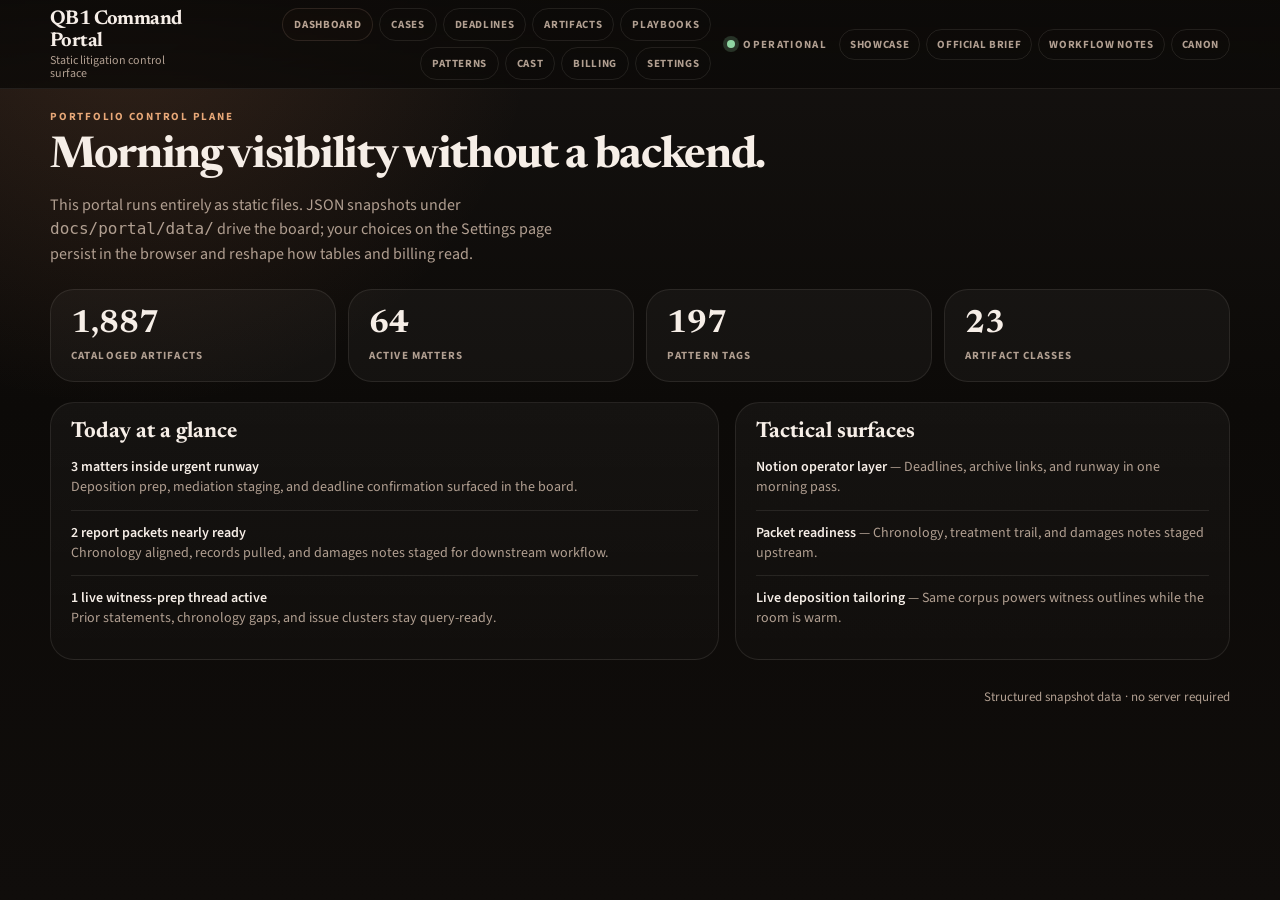
<file: portal/index.html>
<!DOCTYPE html>
<html lang="en">
<head>
  <meta charset="utf-8">
  <meta http-equiv="refresh" content="0; url=../docs/portal/">
  <meta name="viewport" content="width=device-width, initial-scale=1">
  <title>Stonewall Portal Demo</title>
  <link rel="canonical" href="../docs/portal/">
</head>
<body>
  <p>Redirecting to the portal demo… <a href="../docs/portal/">Continue</a>.</p>
</body>
</html>
</file>
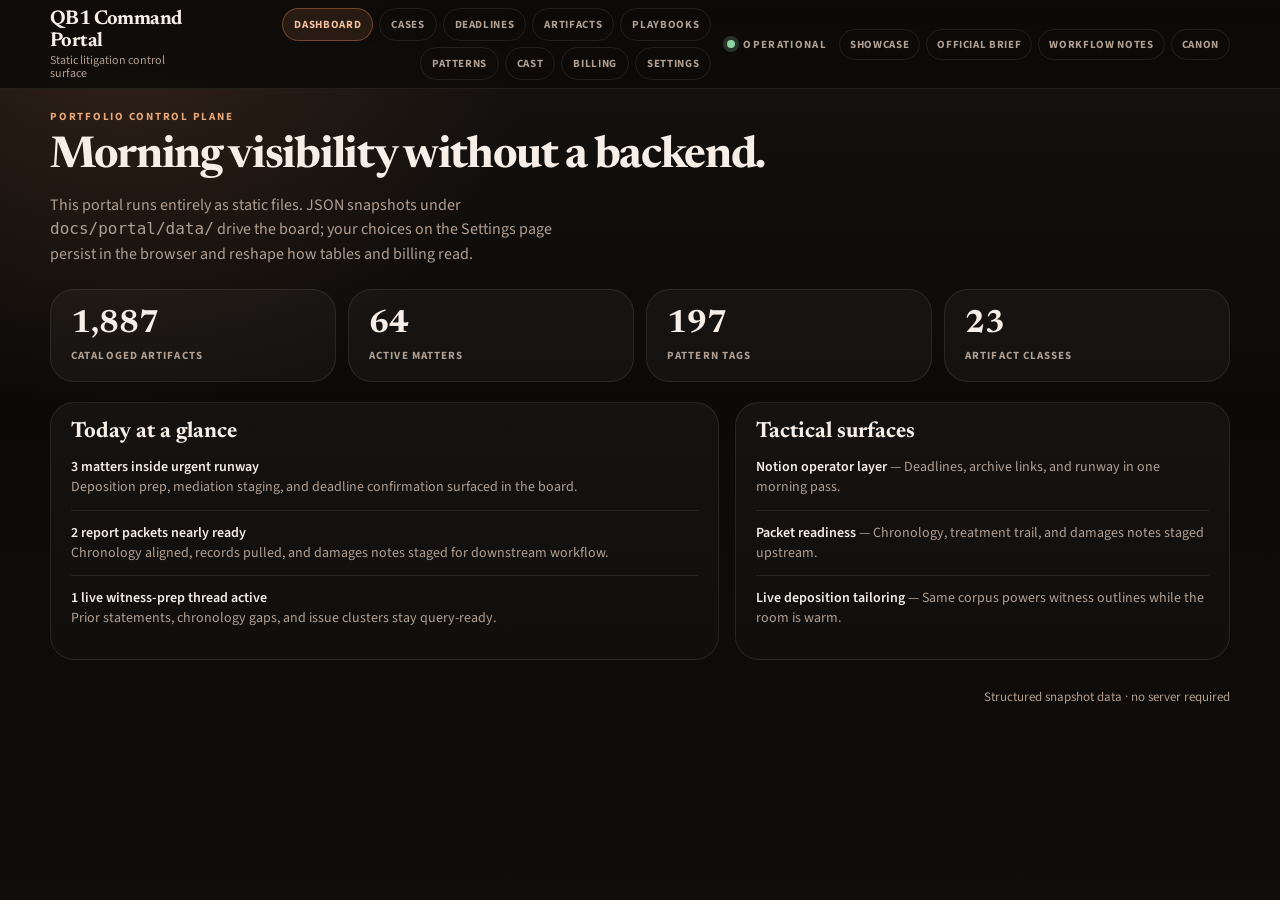
<file: docs/portal/index.html>
<!DOCTYPE html>
<html lang="en">
<head>
  <meta charset="utf-8">
  <meta name="viewport" content="width=device-width, initial-scale=1">
  <title>QB1 Command Portal — Stonewall</title>
  <meta name="description" content="Static operator dashboard demo: matters, deadlines, artifacts, patterns, cast, billing, and local preferences.">
  <link rel="preconnect" href="https://fonts.googleapis.com">
  <link rel="preconnect" href="https://fonts.gstatic.com" crossorigin>
  <link href="https://fonts.googleapis.com/css2?family=Newsreader:opsz,wght@6..72,500;6..72,700&family=Source+Sans+3:wght@400;600;700&display=swap" rel="stylesheet">
  <link rel="stylesheet" href="style.css">
</head>
<body>
  <a class="skip-link" href="#main">Skip to content</a>

  <header class="portal-top">
    <div class="portal-top__inner">
      <a class="brand" href="../">
        <strong>QB1 Command Portal</strong>
        <span>Static litigation control surface</span>
      </a>
      <nav class="portal-nav" aria-label="Portal sections">
        <button type="button" data-page="dashboard">Dashboard</button>
        <button type="button" data-page="cases">Cases</button>
        <button type="button" data-page="deadlines">Deadlines</button>
        <button type="button" data-page="artifacts">Artifacts</button>
        <button type="button" data-page="playbooks">Playbooks</button>
        <button type="button" data-page="patterns">Patterns</button>
        <button type="button" data-page="characters">Cast</button>
        <button type="button" data-page="billing">Billing</button>
        <button type="button" data-page="settings">Settings</button>
      </nav>
      <div class="topbar-right">
        <span class="topbar-status"><span class="dot" aria-hidden="true"></span>Operational</span>
        <div class="external-links">
          <a href="../">Showcase</a>
          <a href="../official-brief.html">Official Brief</a>
          <a href="../insights.html">Workflow Notes</a>
          <a href="https://stonewall.esq">Canon</a>
        </div>
      </div>
    </div>
  </header>

  <main id="main">
    <!-- Dashboard -->
    <div id="page-dashboard" class="page is-visible">
      <div class="shell">
        <header class="page-header">
          <p class="eyebrow">Portfolio control plane</p>
          <h1 class="page-title">Morning visibility without a backend.</h1>
          <p class="lede">
            This portal runs entirely as static files. JSON snapshots under <code>docs/portal/data/</code> drive the board;
            your choices on the Settings page persist in the browser and reshape how tables and billing read.
          </p>
        </header>
        <div id="dash-metrics" class="metric-grid" aria-live="polite"></div>
        <div class="grid-2">
          <article class="card">
            <div class="card-header">
              <h2 class="card-title">Today at a glance</h2>
            </div>
            <ul id="dash-glance" class="list-plain"></ul>
          </article>
          <article class="card">
            <div class="card-header">
              <h2 class="card-title">Tactical surfaces</h2>
            </div>
            <ul class="list-plain">
              <li><strong>Notion operator layer</strong> — Deadlines, archive links, and runway in one morning pass.</li>
              <li><strong>Packet readiness</strong> — Chronology, treatment trail, and damages notes staged upstream.</li>
              <li><strong>Live deposition tailoring</strong> — Same corpus powers witness outlines while the room is warm.</li>
            </ul>
          </article>
        </div>
        <p class="page-footer">Structured snapshot data · no server required</p>
      </div>
    </div>

    <!-- Cases -->
    <div id="page-cases" class="page">
      <div class="shell">
        <header class="page-header">
          <p class="eyebrow">Matter posture</p>
          <h1 class="page-title">Operator-facing case board</h1>
          <p class="lede">Matter identifiers and runway labels respect your Settings toggles.</p>
        </header>
        <div class="table-wrap">
          <table class="data" id="cases-table">
            <thead>
              <tr>
                <th>Matter</th>
                <th>Label</th>
                <th>Posture</th>
                <th>Runway</th>
                <th>Status</th>
              </tr>
            </thead>
            <tbody></tbody>
          </table>
        </div>
      </div>
    </div>

    <!-- Deadlines -->
    <div id="page-deadlines" class="page">
      <div class="shell">
        <header class="page-header">
          <p class="eyebrow">Runway</p>
          <h1 class="page-title">Deadlines board</h1>
          <p class="lede">Bands show urgency when runway badges are enabled in Settings.</p>
        </header>
        <div class="table-wrap">
          <table class="data" id="deadlines-table">
            <thead>
              <tr>
                <th>Date</th>
                <th>Matter</th>
                <th>Event</th>
                <th>Band</th>
              </tr>
            </thead>
            <tbody></tbody>
          </table>
        </div>
      </div>
    </div>

    <!-- Artifacts -->
    <div id="page-artifacts" class="page">
      <div class="shell">
        <header class="page-header">
          <p class="eyebrow">Corpus browser</p>
          <h1 class="page-title">Artifact index</h1>
          <p class="lede">Flat-file catalog discipline, rendered as a fast table.</p>
        </header>
        <div class="table-wrap">
          <table class="data" id="artifacts-table">
            <thead>
              <tr>
                <th>ID</th>
                <th>Type</th>
                <th>Matter</th>
                <th>Summary</th>
                <th>Date</th>
              </tr>
            </thead>
            <tbody></tbody>
          </table>
        </div>
      </div>
    </div>

    <!-- Playbooks -->
    <div id="page-playbooks" class="page">
      <div class="shell">
        <header class="page-header">
          <p class="eyebrow">Innovation transfer</p>
          <h1 class="page-title">Playbooks</h1>
          <p class="lede">
            This page packages the high-leverage Stonewall innovations into runnable operational modules.
            Use it as the launchpad for the main pipeline lanes.
          </p>
        </header>

        <div class="grid-2">
          <article class="card">
            <div class="card-header">
              <h2 class="card-title">Innovation modules</h2>
              <span class="card-badge">repo-derived</span>
            </div>
            <div id="playbook-modules" class="playbook-grid"></div>
          </article>
          <article class="card">
            <div class="card-header">
              <h2 class="card-title">Pipeline simulator</h2>
              <span class="card-badge">live flow</span>
            </div>
            <ol id="playbook-pipeline" class="pipeline-list"></ol>
          </article>
        </div>

        <div class="grid-2" style="margin-top:16px;">
          <article class="card">
            <div class="card-header">
              <h2 class="card-title">QC checks</h2>
              <span class="card-badge">trust layer</span>
            </div>
            <ul id="playbook-qc" class="list-plain"></ul>
          </article>
          <article class="card">
            <div class="card-header">
              <h2 class="card-title">Readiness lanes</h2>
              <span class="card-badge">operator value</span>
            </div>
            <ul id="playbook-readiness" class="list-plain"></ul>
          </article>
        </div>
      </div>
    </div>

    <!-- Patterns -->
    <div id="page-patterns" class="page">
      <div class="shell">
        <header class="page-header">
          <p class="eyebrow">Phenomenology registry</p>
          <h1 class="page-title">Pattern hits</h1>
          <p class="lede">Named taxonomy entries trace behavior across the corpus.</p>
        </header>
        <div id="pattern-list" class="pattern-grid"></div>
      </div>
    </div>

    <!-- Cast -->
    <div id="page-characters" class="page">
      <div class="shell">
        <header class="page-header">
          <p class="eyebrow">Character map</p>
          <h1 class="page-title">Cast</h1>
          <p class="lede">Aliases cluster recurring actors across matters.</p>
        </header>
        <div id="cast-list" class="cast-grid"></div>
      </div>
    </div>

    <!-- Billing -->
    <div id="page-billing" class="page">
      <div class="shell">
        <header class="page-header">
          <p class="eyebrow">Engagement model</p>
          <h1 class="page-title">Billing snapshot</h1>
          <p class="lede">
            Rate comes from Settings (demo). Line items load from <code>data/billing.json</code>.
            Totals update instantly when you change currency or hourly rate.
          </p>
        </header>
        <div class="grid-2">
          <article class="card">
            <div class="card-header">
              <span class="card-title">Summary</span>
              <span class="card-badge" id="billing-rate-display">—</span>
            </div>
            <div id="billing-summary"></div>
          </article>
          <article class="card">
            <div class="card-header">
              <h2 class="card-title">Line items</h2>
            </div>
            <div class="table-wrap">
              <table class="data" id="billing-table">
                <thead>
                  <tr>
                    <th>Matter</th>
                    <th>Phase</th>
                    <th>Hours</th>
                    <th>Extended</th>
                  </tr>
                </thead>
                <tbody></tbody>
              </table>
            </div>
          </article>
        </div>
      </div>
    </div>

    <!-- Settings -->
    <div id="page-settings" class="page">
      <div class="shell">
        <header class="page-header">
          <p class="eyebrow">Operator preferences</p>
          <h1 class="page-title">Portal settings</h1>
          <p class="lede">
            Nothing leaves this browser. Preferences are stored with <code>localStorage</code> and tune density,
            disclosure of matter IDs, runway badges, motion, and the demo billing rate.
          </p>
        </header>

        <form id="settings-form" class="card">
          <div class="card-header">
            <span class="card-title">Billing &amp; display</span>
            <span class="card-badge" id="settings-rate-display">—</span>
          </div>

          <div class="settings-grid">
            <div class="settings-field">
              <label for="set-hourly">Hourly rate (demo)</label>
              <input type="number" id="set-hourly" name="hourly" min="0" step="1" value="200" autocomplete="off">
            </div>
            <div class="settings-field">
              <label for="set-currency">Currency</label>
              <select id="set-currency" name="currency">
                <option value="USD">USD</option>
                <option value="EUR">EUR</option>
                <option value="GBP">GBP</option>
                <option value="CAD">CAD</option>
              </select>
            </div>
            <div class="settings-field">
              <label for="set-density">Table density</label>
              <select id="set-density" name="density">
                <option value="comfortable">Comfortable</option>
                <option value="compact">Compact</option>
              </select>
            </div>
          </div>

          <div class="settings-grid" style="margin-top:12px;">
            <label class="toggle-row">
              <input type="checkbox" id="set-matter-ids" name="matterIds" checked>
              <span>Show matter IDs in tables</span>
            </label>
            <label class="toggle-row">
              <input type="checkbox" id="set-runway" name="runway" checked>
              <span>Show deadline bands (urgent / soon / planned)</span>
            </label>
            <label class="toggle-row">
              <input type="checkbox" id="set-motion" name="motion">
              <span>Reduce motion (disable smooth scroll)</span>
            </label>
          </div>

          <div class="settings-actions">
            <button type="submit" class="btn">Save preferences</button>
            <button type="button" class="btn btn-secondary" id="settings-reset">Reset to defaults</button>
            <button type="button" class="btn btn-secondary" id="settings-export">Export JSON</button>
          </div>
        </form>

        <p class="page-footer">Local-only demo · preferences are not synced to any server</p>
      </div>
    </div>
  </main>

  <script src="app.js" defer></script>
</body>
</html>
</file>
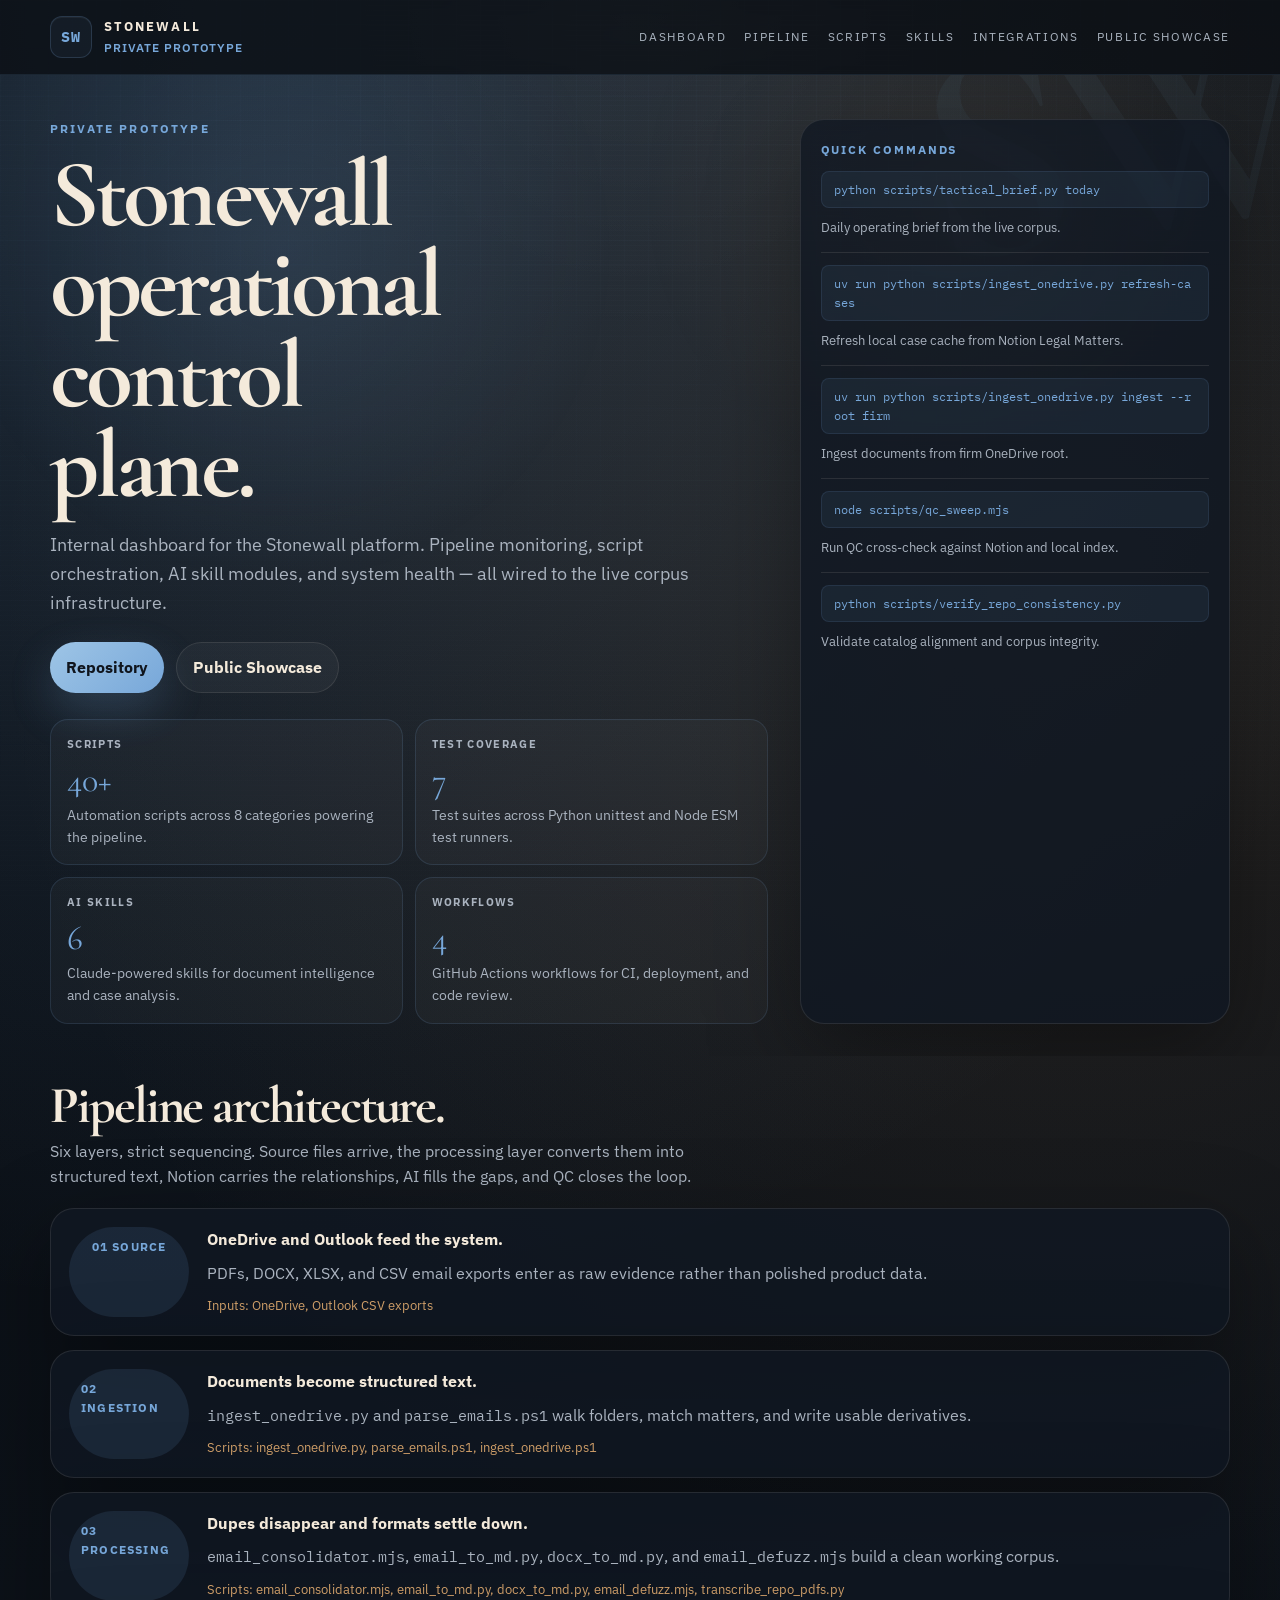
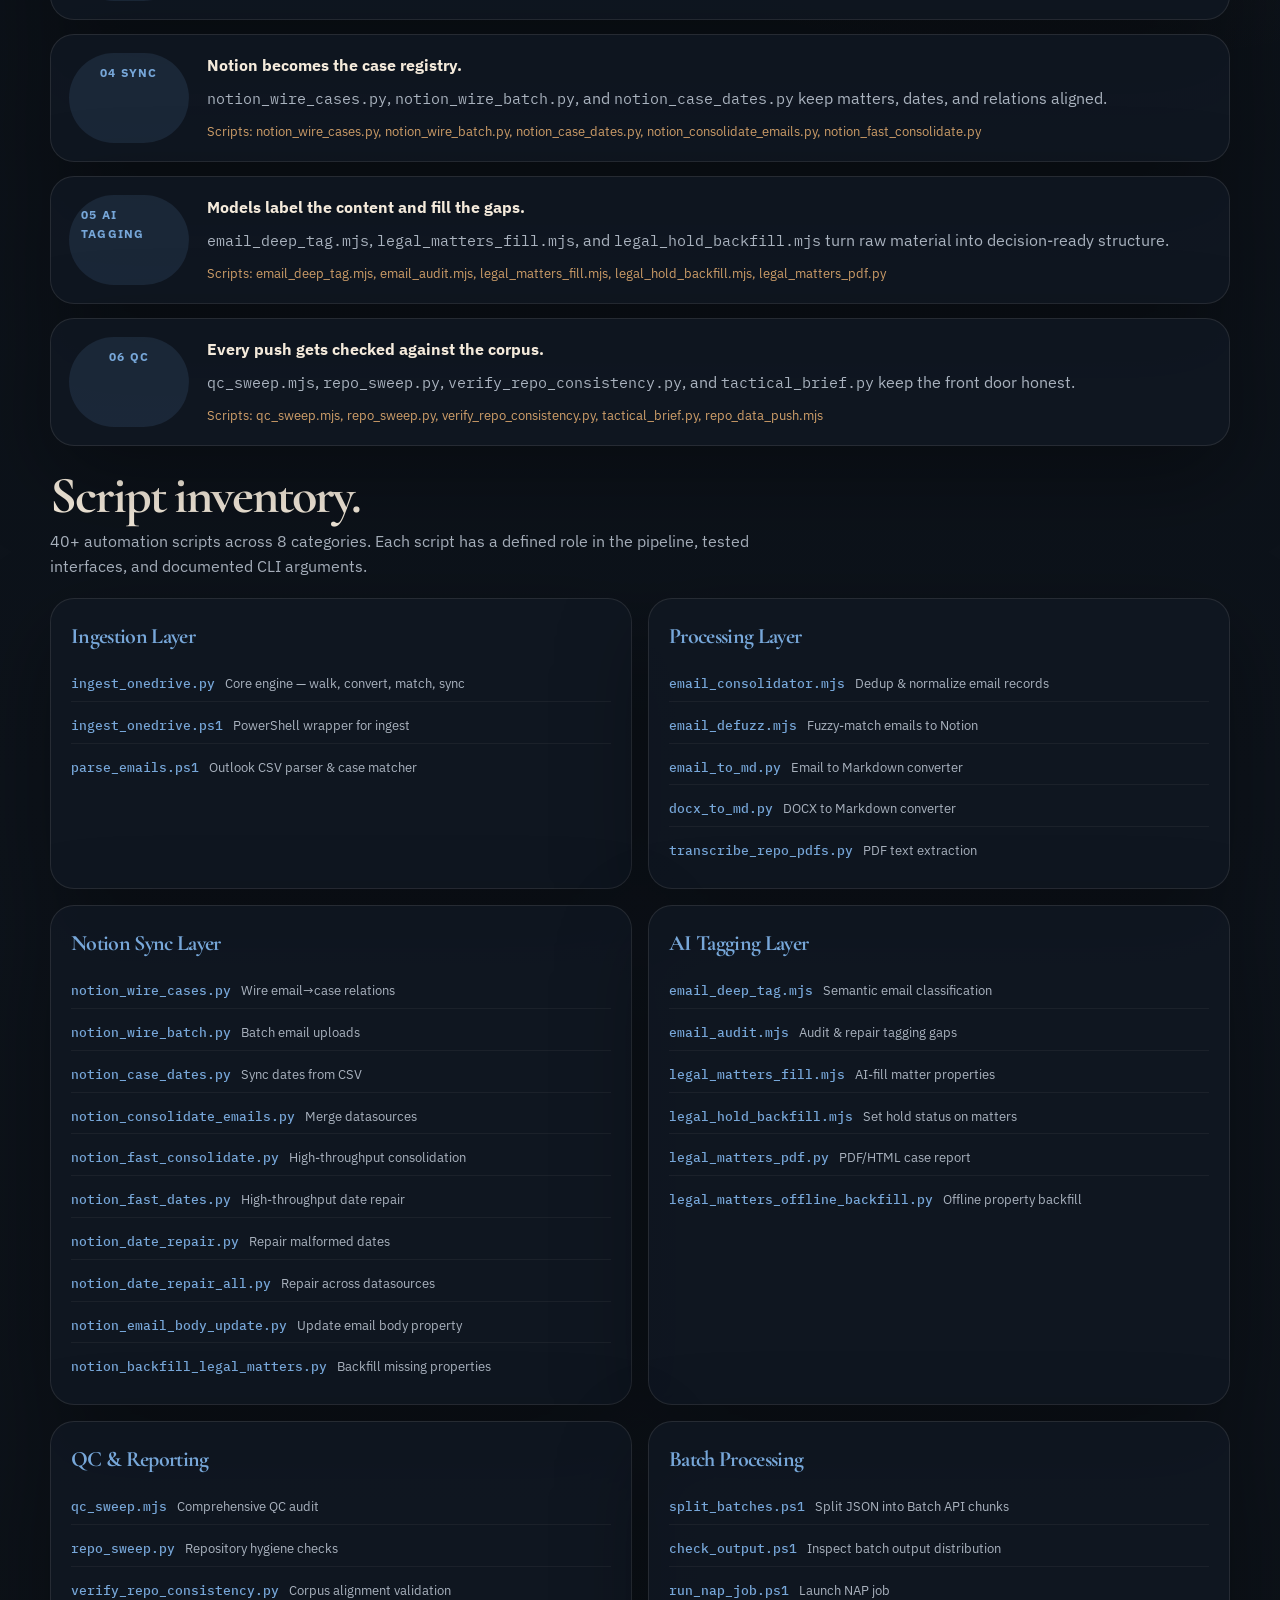
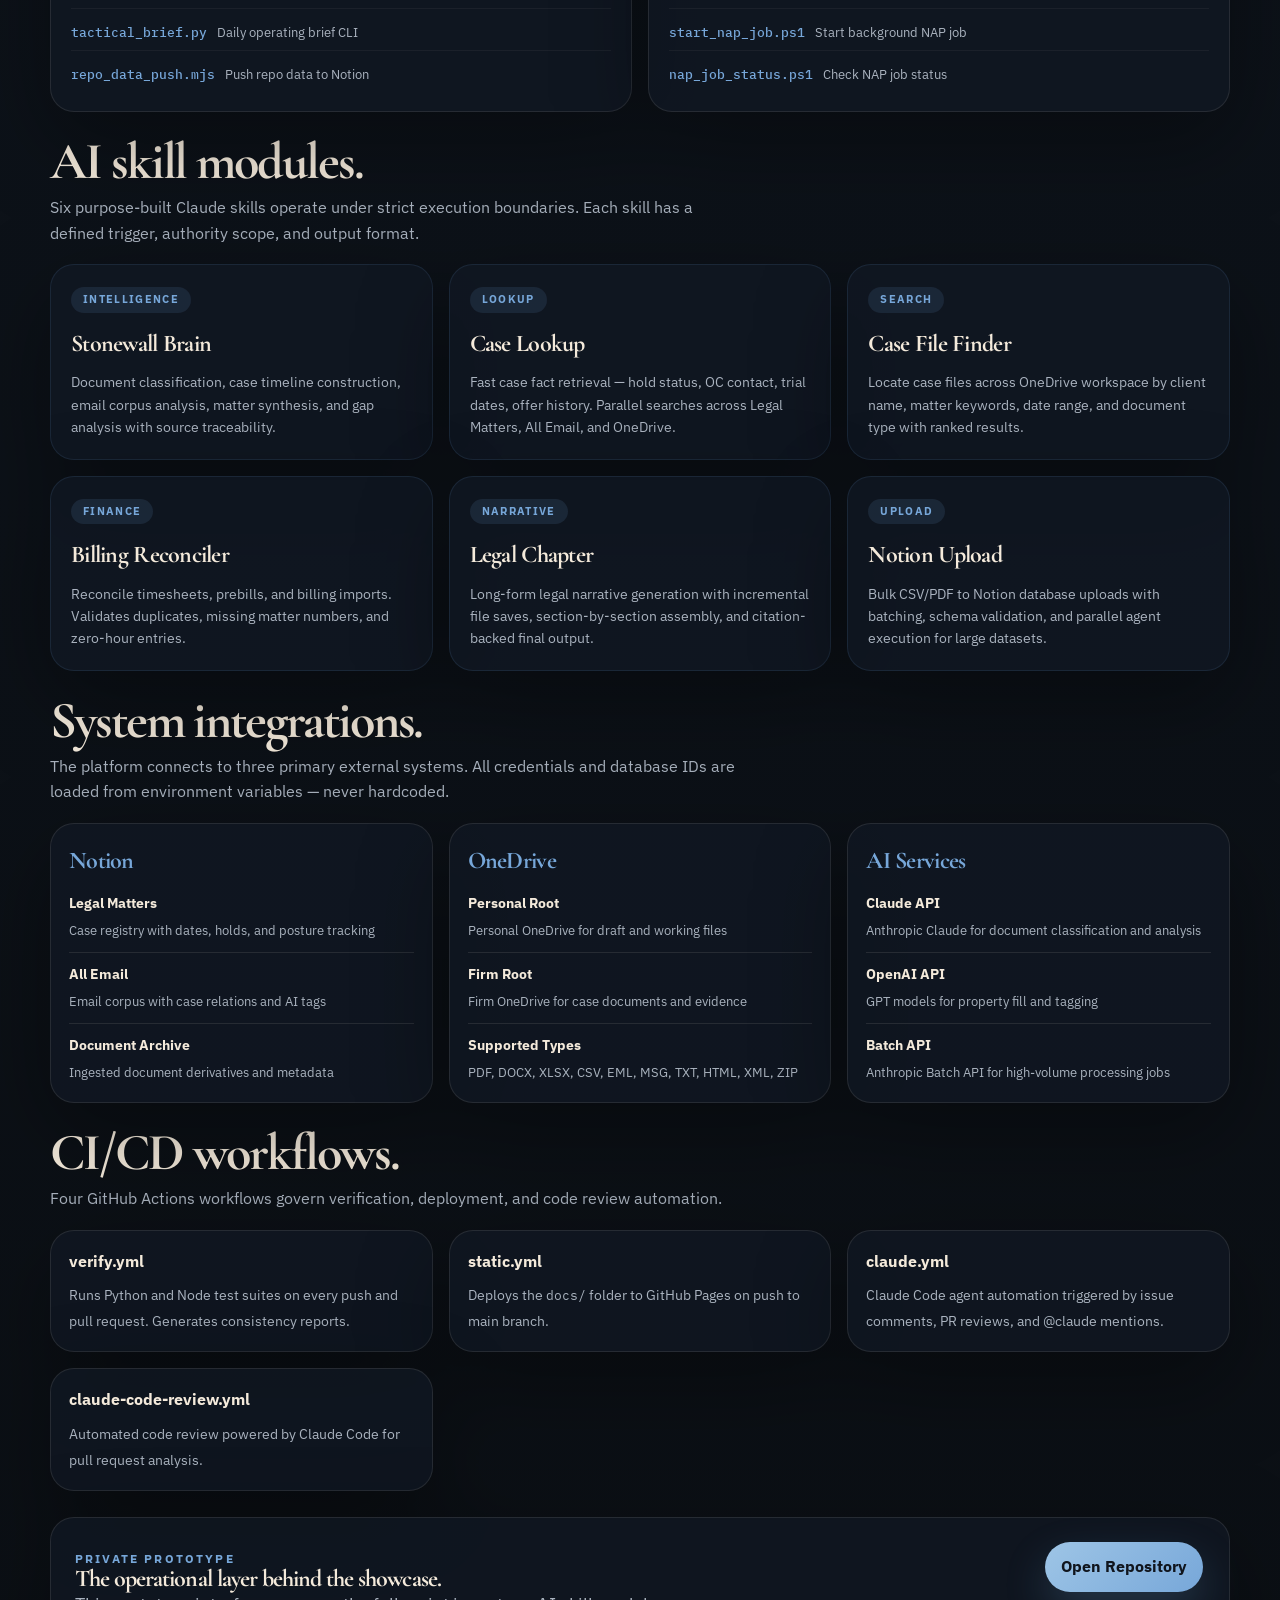
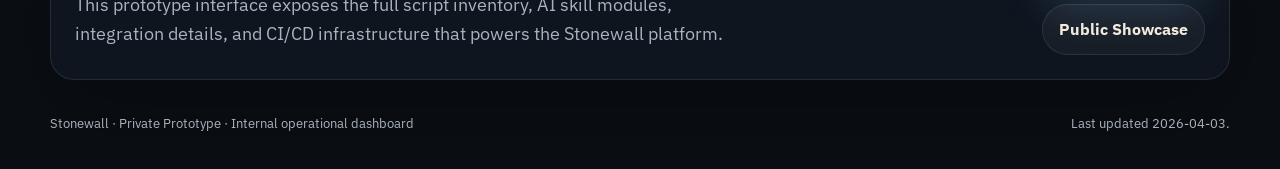
<file: docs/prototype/index.html>
<!DOCTYPE html>
<html lang="en">
<head>
  <meta charset="utf-8">
  <meta name="viewport" content="width=device-width, initial-scale=1">
  <meta name="description" content="Stonewall Private Prototype — Internal operational dashboard for pipeline monitoring, script management, and system health.">
  <meta name="theme-color" content="#0b0f14">
  <title>Stonewall — Private Prototype</title>
  <link rel="preconnect" href="https://fonts.googleapis.com">
  <link rel="preconnect" href="https://fonts.gstatic.com" crossorigin>
  <link href="https://fonts.googleapis.com/css2?family=Cormorant+Garamond:wght@500;600;700&family=IBM+Plex+Mono:wght@400;500;600&family=IBM+Plex+Sans:wght@400;500;600;700&display=swap" rel="stylesheet">
  <link rel="stylesheet" href="styles.css">
</head>
<body>
  <a class="skip-link" href="#content">Skip to content</a>

  <header class="topbar">
    <div class="topbar__inner">
      <a class="brand" href="#top" aria-label="Stonewall Prototype home">
        <span class="brand__mark">SW</span>
        <span class="brand__copy">
          <strong>Stonewall</strong>
          <span>Private Prototype</span>
        </span>
      </a>

      <nav class="topnav" aria-label="Primary">
        <a href="#top">Dashboard</a>
        <a href="#pipeline">Pipeline</a>
        <a href="#scripts">Scripts</a>
        <a href="#skills">Skills</a>
        <a href="#integrations">Integrations</a>
        <a href="../">Public Showcase</a>
      </nav>
    </div>
  </header>

  <main id="content">
    <!-- Dashboard Hero -->
    <section class="hero" id="top">
      <div class="hero__sigil" aria-hidden="true">SW</div>
      <div class="wrap hero__grid">
        <div class="hero__content">
          <p class="eyebrow">Private Prototype</p>
          <h1>Stonewall operational control plane.</h1>
          <p class="lede">
            Internal dashboard for the Stonewall platform. Pipeline monitoring, script orchestration,
            AI skill modules, and system health — all wired to the live corpus infrastructure.
          </p>

          <div class="actions">
            <a class="button" href="https://github.com/maxwellkemp10-ux/stonewall-showcase">Repository</a>
            <a class="secondary" href="../">Public Showcase</a>
          </div>

          <dl class="hero__facts" aria-label="System status">
            <div class="fact fact--live">
              <dt>Scripts</dt>
              <dd>40+</dd>
              <p>Automation scripts across 8 categories powering the pipeline.</p>
            </div>
            <div class="fact fact--live">
              <dt>Test Coverage</dt>
              <dd>7</dd>
              <p>Test suites across Python unittest and Node ESM test runners.</p>
            </div>
            <div class="fact fact--live">
              <dt>AI Skills</dt>
              <dd>6</dd>
              <p>Claude-powered skills for document intelligence and case analysis.</p>
            </div>
            <div class="fact fact--live">
              <dt>Workflows</dt>
              <dd>4</dd>
              <p>GitHub Actions workflows for CI, deployment, and code review.</p>
            </div>
          </dl>
        </div>

        <aside class="hero__aside">
          <p class="aside__label">Quick Commands</p>
          <div class="cmd-list">
            <div class="cmd">
              <code>python scripts/tactical_brief.py today</code>
              <span>Daily operating brief from the live corpus.</span>
            </div>
            <div class="cmd">
              <code>uv run python scripts/ingest_onedrive.py refresh-cases</code>
              <span>Refresh local case cache from Notion Legal Matters.</span>
            </div>
            <div class="cmd">
              <code>uv run python scripts/ingest_onedrive.py ingest --root firm</code>
              <span>Ingest documents from firm OneDrive root.</span>
            </div>
            <div class="cmd">
              <code>node scripts/qc_sweep.mjs</code>
              <span>Run QC cross-check against Notion and local index.</span>
            </div>
            <div class="cmd">
              <code>python scripts/verify_repo_consistency.py</code>
              <span>Validate catalog alignment and corpus integrity.</span>
            </div>
          </div>
        </aside>
      </div>
    </section>

    <!-- Pipeline Architecture -->
    <section class="section" id="pipeline">
      <div class="wrap section__heading">
        <h2>Pipeline architecture.</h2>
        <p>
          Six layers, strict sequencing. Source files arrive, the processing layer converts them
          into structured text, Notion carries the relationships, AI fills the gaps, and QC closes the loop.
        </p>
      </div>

      <div class="wrap stack" role="list" aria-label="Stonewall pipeline">
        <div class="stack__row" role="listitem">
          <div class="stack__layer">01 Source</div>
          <div class="stack__body">
            <strong>OneDrive and Outlook feed the system.</strong>
            <p>PDFs, DOCX, XLSX, and CSV email exports enter as raw evidence rather than polished product data.</p>
            <div class="stack__meta">Inputs: OneDrive, Outlook CSV exports</div>
          </div>
        </div>

        <div class="stack__row" role="listitem">
          <div class="stack__layer">02 Ingestion</div>
          <div class="stack__body">
            <strong>Documents become structured text.</strong>
            <p><code>ingest_onedrive.py</code> and <code>parse_emails.ps1</code> walk folders, match matters, and write usable derivatives.</p>
            <div class="stack__meta">Scripts: ingest_onedrive.py, parse_emails.ps1, ingest_onedrive.ps1</div>
          </div>
        </div>

        <div class="stack__row" role="listitem">
          <div class="stack__layer">03 Processing</div>
          <div class="stack__body">
            <strong>Dupes disappear and formats settle down.</strong>
            <p><code>email_consolidator.mjs</code>, <code>email_to_md.py</code>, <code>docx_to_md.py</code>, and <code>email_defuzz.mjs</code> build a clean working corpus.</p>
            <div class="stack__meta">Scripts: email_consolidator.mjs, email_to_md.py, docx_to_md.py, email_defuzz.mjs, transcribe_repo_pdfs.py</div>
          </div>
        </div>

        <div class="stack__row" role="listitem">
          <div class="stack__layer">04 Sync</div>
          <div class="stack__body">
            <strong>Notion becomes the case registry.</strong>
            <p><code>notion_wire_cases.py</code>, <code>notion_wire_batch.py</code>, and <code>notion_case_dates.py</code> keep matters, dates, and relations aligned.</p>
            <div class="stack__meta">Scripts: notion_wire_cases.py, notion_wire_batch.py, notion_case_dates.py, notion_consolidate_emails.py, notion_fast_consolidate.py</div>
          </div>
        </div>

        <div class="stack__row" role="listitem">
          <div class="stack__layer">05 AI Tagging</div>
          <div class="stack__body">
            <strong>Models label the content and fill the gaps.</strong>
            <p><code>email_deep_tag.mjs</code>, <code>legal_matters_fill.mjs</code>, and <code>legal_hold_backfill.mjs</code> turn raw material into decision-ready structure.</p>
            <div class="stack__meta">Scripts: email_deep_tag.mjs, email_audit.mjs, legal_matters_fill.mjs, legal_hold_backfill.mjs, legal_matters_pdf.py</div>
          </div>
        </div>

        <div class="stack__row" role="listitem">
          <div class="stack__layer">06 QC</div>
          <div class="stack__body">
            <strong>Every push gets checked against the corpus.</strong>
            <p><code>qc_sweep.mjs</code>, <code>repo_sweep.py</code>, <code>verify_repo_consistency.py</code>, and <code>tactical_brief.py</code> keep the front door honest.</p>
            <div class="stack__meta">Scripts: qc_sweep.mjs, repo_sweep.py, verify_repo_consistency.py, tactical_brief.py, repo_data_push.mjs</div>
          </div>
        </div>
      </div>
    </section>

    <!-- Scripts Inventory -->
    <section class="section" id="scripts">
      <div class="wrap section__heading">
        <h2>Script inventory.</h2>
        <p>
          40+ automation scripts across 8 categories. Each script has a defined role in the pipeline,
          tested interfaces, and documented CLI arguments.
        </p>
      </div>

      <div class="wrap script-categories">
        <article class="script-category">
          <h3>Ingestion Layer</h3>
          <ul class="script-list">
            <li><code>ingest_onedrive.py</code> <span>Core engine — walk, convert, match, sync</span></li>
            <li><code>ingest_onedrive.ps1</code> <span>PowerShell wrapper for ingest</span></li>
            <li><code>parse_emails.ps1</code> <span>Outlook CSV parser &amp; case matcher</span></li>
          </ul>
        </article>

        <article class="script-category">
          <h3>Processing Layer</h3>
          <ul class="script-list">
            <li><code>email_consolidator.mjs</code> <span>Dedup &amp; normalize email records</span></li>
            <li><code>email_defuzz.mjs</code> <span>Fuzzy-match emails to Notion</span></li>
            <li><code>email_to_md.py</code> <span>Email to Markdown converter</span></li>
            <li><code>docx_to_md.py</code> <span>DOCX to Markdown converter</span></li>
            <li><code>transcribe_repo_pdfs.py</code> <span>PDF text extraction</span></li>
          </ul>
        </article>

        <article class="script-category">
          <h3>Notion Sync Layer</h3>
          <ul class="script-list">
            <li><code>notion_wire_cases.py</code> <span>Wire email→case relations</span></li>
            <li><code>notion_wire_batch.py</code> <span>Batch email uploads</span></li>
            <li><code>notion_case_dates.py</code> <span>Sync dates from CSV</span></li>
            <li><code>notion_consolidate_emails.py</code> <span>Merge datasources</span></li>
            <li><code>notion_fast_consolidate.py</code> <span>High-throughput consolidation</span></li>
            <li><code>notion_fast_dates.py</code> <span>High-throughput date repair</span></li>
            <li><code>notion_date_repair.py</code> <span>Repair malformed dates</span></li>
            <li><code>notion_date_repair_all.py</code> <span>Repair across datasources</span></li>
            <li><code>notion_email_body_update.py</code> <span>Update email body property</span></li>
            <li><code>notion_backfill_legal_matters.py</code> <span>Backfill missing properties</span></li>
          </ul>
        </article>

        <article class="script-category">
          <h3>AI Tagging Layer</h3>
          <ul class="script-list">
            <li><code>email_deep_tag.mjs</code> <span>Semantic email classification</span></li>
            <li><code>email_audit.mjs</code> <span>Audit &amp; repair tagging gaps</span></li>
            <li><code>legal_matters_fill.mjs</code> <span>AI-fill matter properties</span></li>
            <li><code>legal_hold_backfill.mjs</code> <span>Set hold status on matters</span></li>
            <li><code>legal_matters_pdf.py</code> <span>PDF/HTML case report</span></li>
            <li><code>legal_matters_offline_backfill.py</code> <span>Offline property backfill</span></li>
          </ul>
        </article>

        <article class="script-category">
          <h3>QC &amp; Reporting</h3>
          <ul class="script-list">
            <li><code>qc_sweep.mjs</code> <span>Comprehensive QC audit</span></li>
            <li><code>repo_sweep.py</code> <span>Repository hygiene checks</span></li>
            <li><code>verify_repo_consistency.py</code> <span>Corpus alignment validation</span></li>
            <li><code>tactical_brief.py</code> <span>Daily operating brief CLI</span></li>
            <li><code>repo_data_push.mjs</code> <span>Push repo data to Notion</span></li>
          </ul>
        </article>

        <article class="script-category">
          <h3>Batch Processing</h3>
          <ul class="script-list">
            <li><code>split_batches.ps1</code> <span>Split JSON into Batch API chunks</span></li>
            <li><code>check_output.ps1</code> <span>Inspect batch output distribution</span></li>
            <li><code>run_nap_job.ps1</code> <span>Launch NAP job</span></li>
            <li><code>start_nap_job.ps1</code> <span>Start background NAP job</span></li>
            <li><code>nap_job_status.ps1</code> <span>Check NAP job status</span></li>
          </ul>
        </article>
      </div>
    </section>

    <!-- AI Skill Modules -->
    <section class="section" id="skills">
      <div class="wrap section__heading">
        <h2>AI skill modules.</h2>
        <p>
          Six purpose-built Claude skills operate under strict execution boundaries. Each skill
          has a defined trigger, authority scope, and output format.
        </p>
      </div>

      <div class="wrap module-grid">
        <article class="module-card module-card--private">
          <span class="module-card__tag">Intelligence</span>
          <h3>Stonewall Brain</h3>
          <p>Document classification, case timeline construction, email corpus analysis, matter synthesis, and gap analysis with source traceability.</p>
        </article>
        <article class="module-card module-card--private">
          <span class="module-card__tag">Lookup</span>
          <h3>Case Lookup</h3>
          <p>Fast case fact retrieval — hold status, OC contact, trial dates, offer history. Parallel searches across Legal Matters, All Email, and OneDrive.</p>
        </article>
        <article class="module-card module-card--private">
          <span class="module-card__tag">Search</span>
          <h3>Case File Finder</h3>
          <p>Locate case files across OneDrive workspace by client name, matter keywords, date range, and document type with ranked results.</p>
        </article>
        <article class="module-card module-card--private">
          <span class="module-card__tag">Finance</span>
          <h3>Billing Reconciler</h3>
          <p>Reconcile timesheets, prebills, and billing imports. Validates duplicates, missing matter numbers, and zero-hour entries.</p>
        </article>
        <article class="module-card module-card--private">
          <span class="module-card__tag">Narrative</span>
          <h3>Legal Chapter</h3>
          <p>Long-form legal narrative generation with incremental file saves, section-by-section assembly, and citation-backed final output.</p>
        </article>
        <article class="module-card module-card--private">
          <span class="module-card__tag">Upload</span>
          <h3>Notion Upload</h3>
          <p>Bulk CSV/PDF to Notion database uploads with batching, schema validation, and parallel agent execution for large datasets.</p>
        </article>
      </div>
    </section>

    <!-- Integrations -->
    <section class="section" id="integrations">
      <div class="wrap section__heading">
        <h2>System integrations.</h2>
        <p>
          The platform connects to three primary external systems. All credentials and database IDs
          are loaded from environment variables — never hardcoded.
        </p>
      </div>

      <div class="wrap three-col">
        <article class="block block--integration">
          <h3>Notion</h3>
          <div class="integration-detail">
            <div class="integration-item">
              <strong>Legal Matters</strong>
              <span>Case registry with dates, holds, and posture tracking</span>
            </div>
            <div class="integration-item">
              <strong>All Email</strong>
              <span>Email corpus with case relations and AI tags</span>
            </div>
            <div class="integration-item">
              <strong>Document Archive</strong>
              <span>Ingested document derivatives and metadata</span>
            </div>
          </div>
        </article>
        <article class="block block--integration">
          <h3>OneDrive</h3>
          <div class="integration-detail">
            <div class="integration-item">
              <strong>Personal Root</strong>
              <span>Personal OneDrive for draft and working files</span>
            </div>
            <div class="integration-item">
              <strong>Firm Root</strong>
              <span>Firm OneDrive for case documents and evidence</span>
            </div>
            <div class="integration-item">
              <strong>Supported Types</strong>
              <span>PDF, DOCX, XLSX, CSV, EML, MSG, TXT, HTML, XML, ZIP</span>
            </div>
          </div>
        </article>
        <article class="block block--integration">
          <h3>AI Services</h3>
          <div class="integration-detail">
            <div class="integration-item">
              <strong>Claude API</strong>
              <span>Anthropic Claude for document classification and analysis</span>
            </div>
            <div class="integration-item">
              <strong>OpenAI API</strong>
              <span>GPT models for property fill and tagging</span>
            </div>
            <div class="integration-item">
              <strong>Batch API</strong>
              <span>Anthropic Batch API for high-volume processing jobs</span>
            </div>
          </div>
        </article>
      </div>
    </section>

    <!-- CI/CD -->
    <section class="section" id="cicd">
      <div class="wrap section__heading">
        <h2>CI/CD workflows.</h2>
        <p>
          Four GitHub Actions workflows govern verification, deployment, and code review automation.
        </p>
      </div>

      <div class="wrap surface-links">
        <article class="surface-link surface-link--static">
          <strong>verify.yml</strong>
          <span>Runs Python and Node test suites on every push and pull request. Generates consistency reports.</span>
        </article>
        <article class="surface-link surface-link--static">
          <strong>static.yml</strong>
          <span>Deploys the <code>docs/</code> folder to GitHub Pages on push to main branch.</span>
        </article>
        <article class="surface-link surface-link--static">
          <strong>claude.yml</strong>
          <span>Claude Code agent automation triggered by issue comments, PR reviews, and @claude mentions.</span>
        </article>
        <article class="surface-link surface-link--static">
          <strong>claude-code-review.yml</strong>
          <span>Automated code review powered by Claude Code for pull request analysis.</span>
        </article>
      </div>
    </section>

    <!-- Closing -->
    <section class="section closing">
      <div class="wrap closing__panel">
        <div>
          <p class="eyebrow">Private Prototype</p>
          <h2>The operational layer behind the showcase.</h2>
          <p class="lede">
            This prototype interface exposes the full script inventory, AI skill modules,
            integration details, and CI/CD infrastructure that powers the Stonewall platform.
          </p>
        </div>
        <div class="closing__actions">
          <a class="button" href="https://github.com/maxwellkemp10-ux/stonewall-showcase">Open Repository</a>
          <a class="secondary" href="../">Public Showcase</a>
        </div>
      </div>
    </section>
  </main>

  <footer class="footer">
    <span>Stonewall &middot; Private Prototype &middot; Internal operational dashboard</span>
    <span>Last updated 2026-04-03.</span>
  </footer>
</body>
</html>
</file>
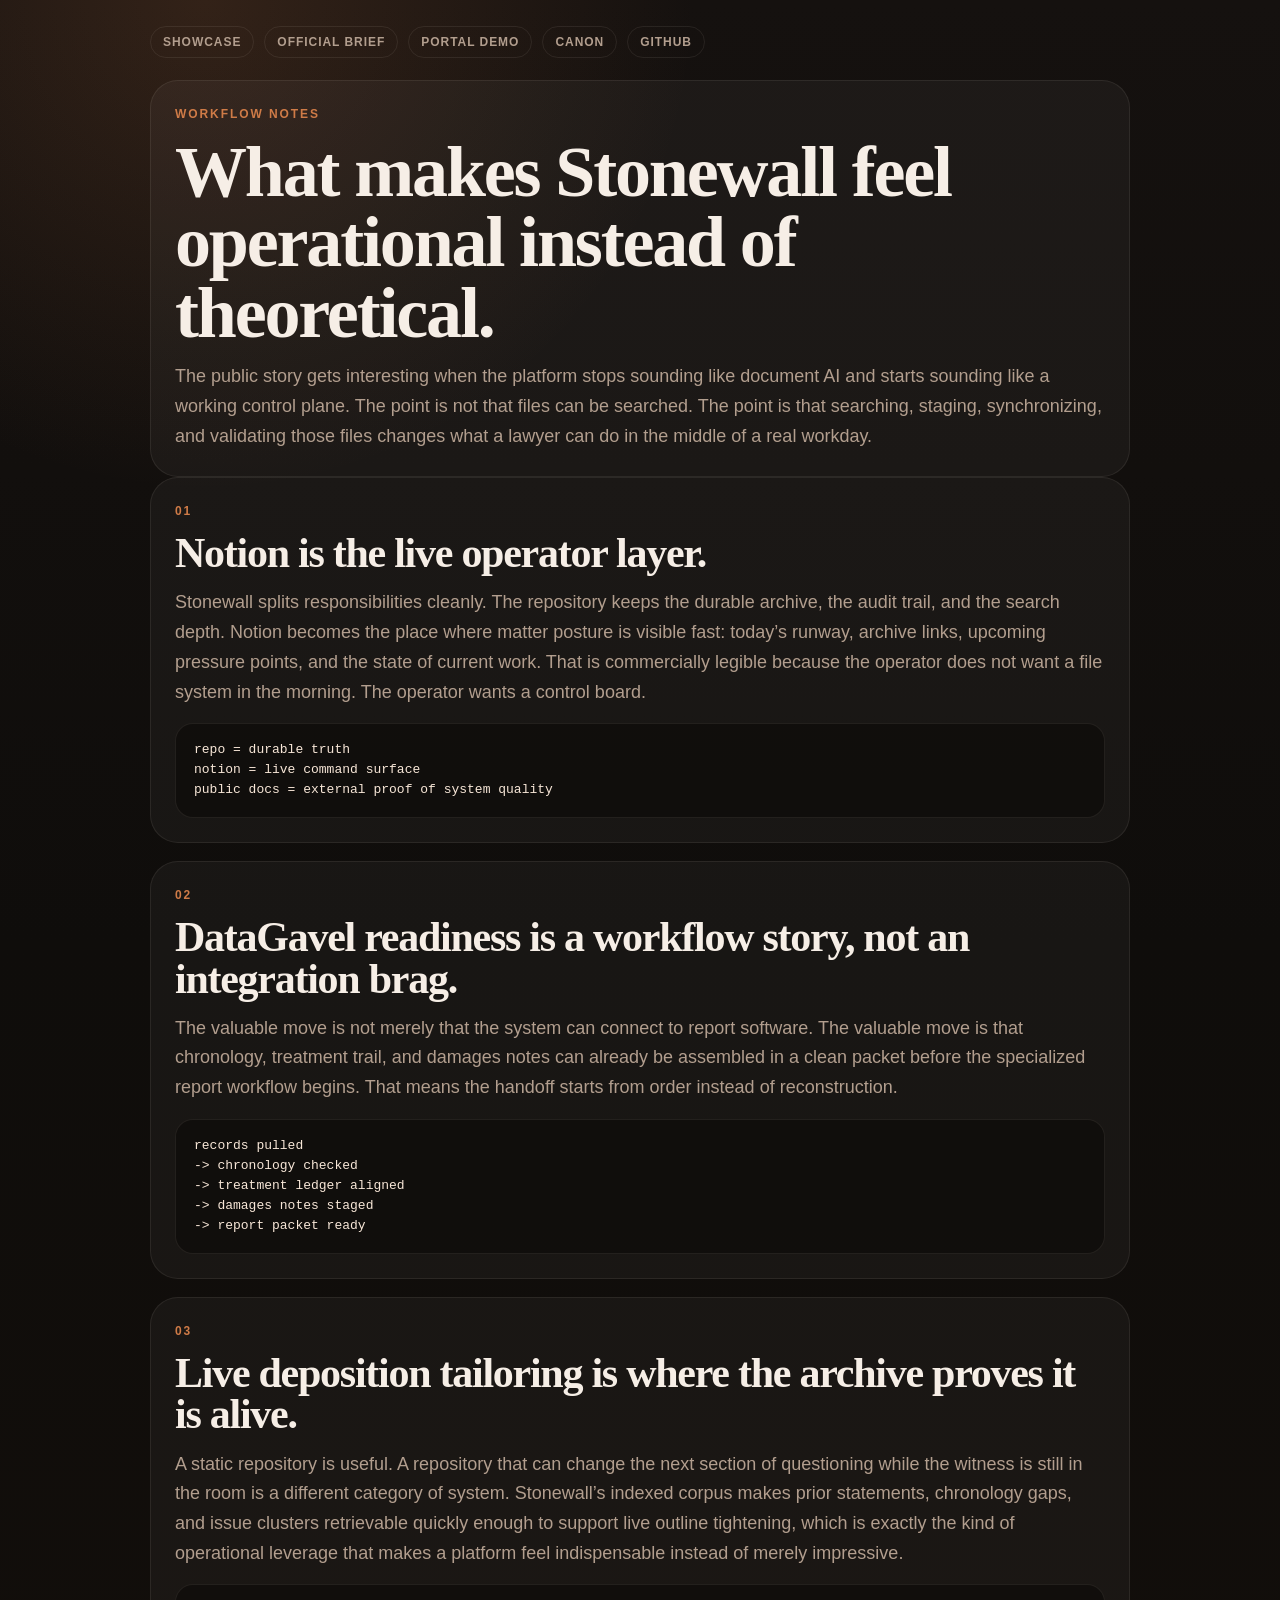
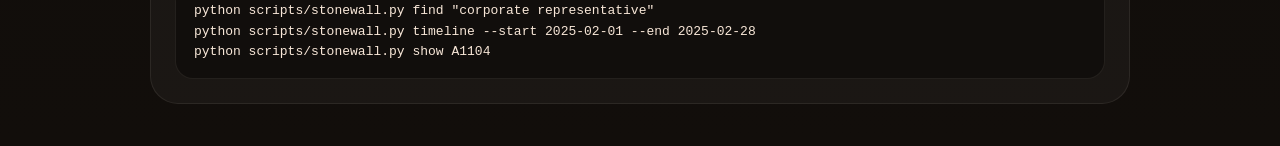
<file: insights.html>
<!DOCTYPE html>
<html lang="en">
<head>
  <meta charset="utf-8">
  <meta http-equiv="refresh" content="0; url=./docs/insights.html">
  <meta name="viewport" content="width=device-width, initial-scale=1">
  <title>Stonewall Workflow Notes</title>
  <link rel="canonical" href="./docs/insights.html">
</head>
<body>
  <p>Redirecting to workflow notes… <a href="./docs/insights.html">Continue</a>.</p>
</body>
</html>
</file>
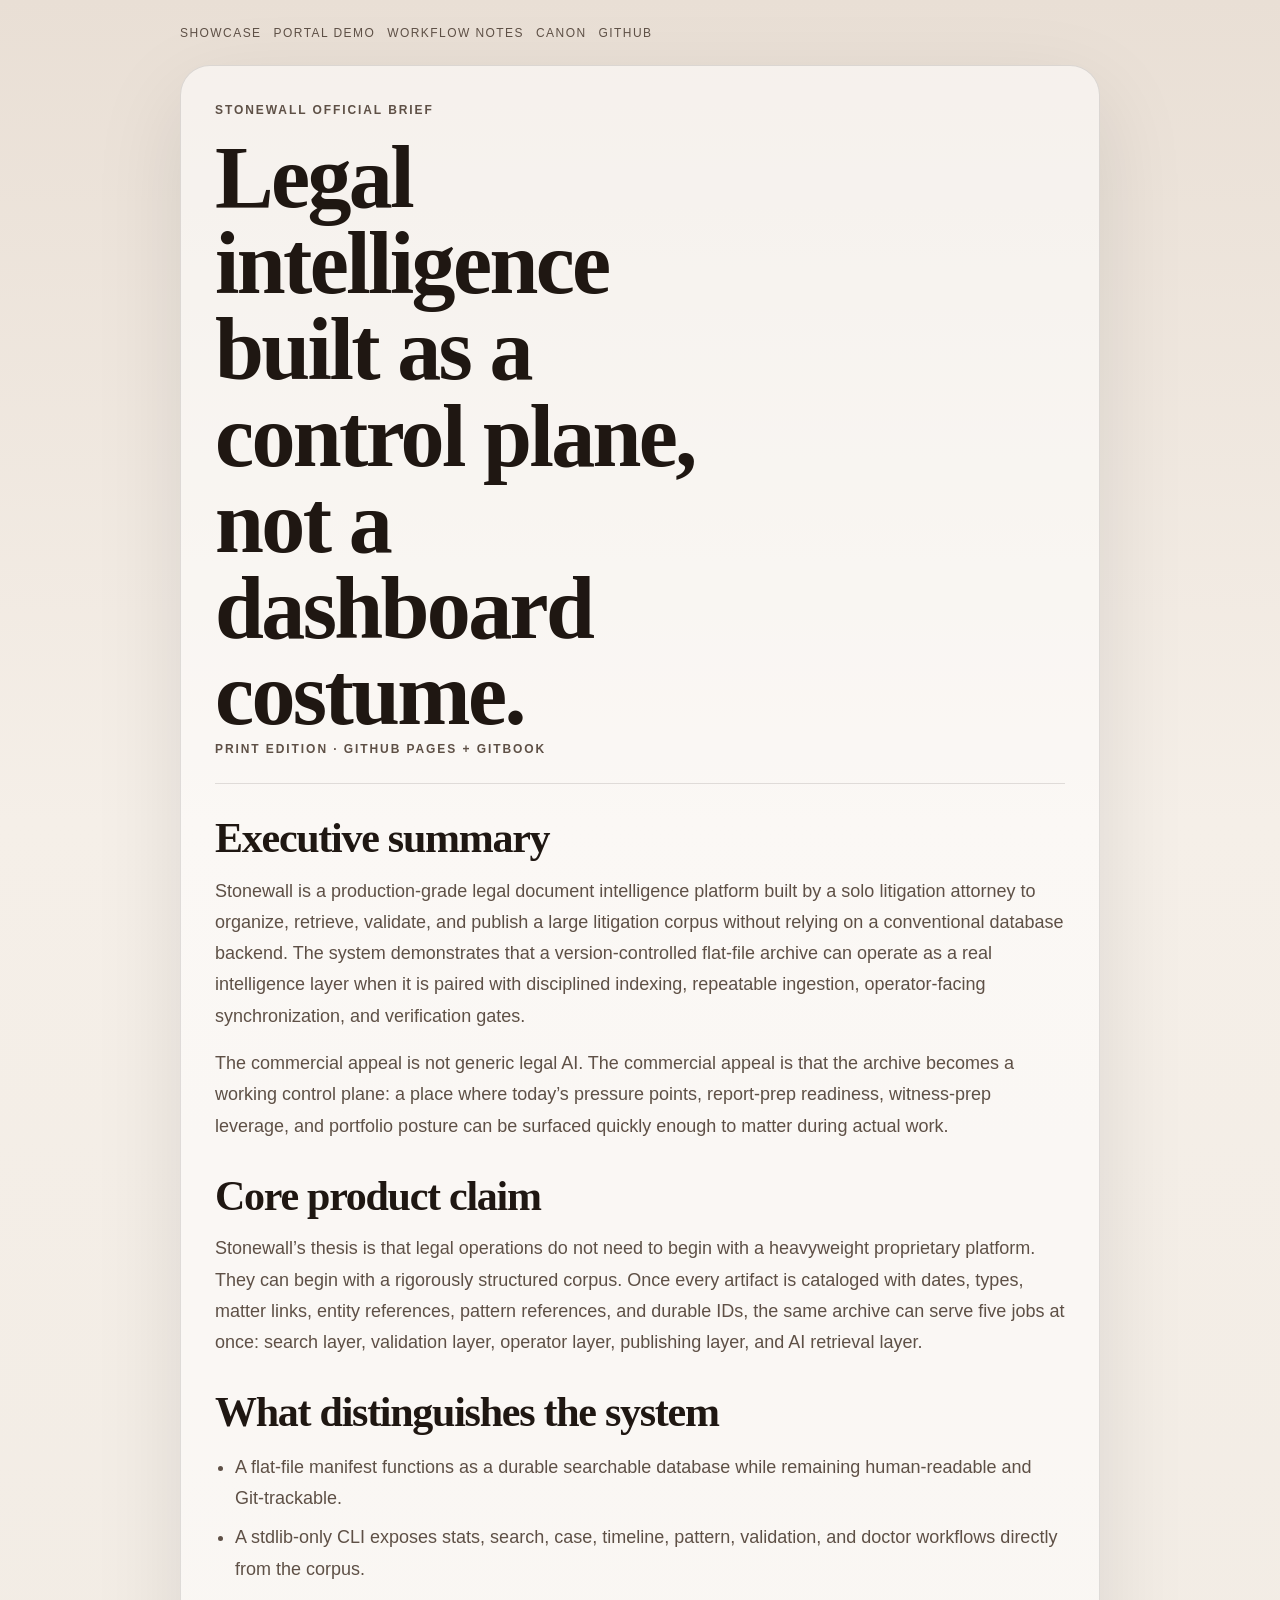
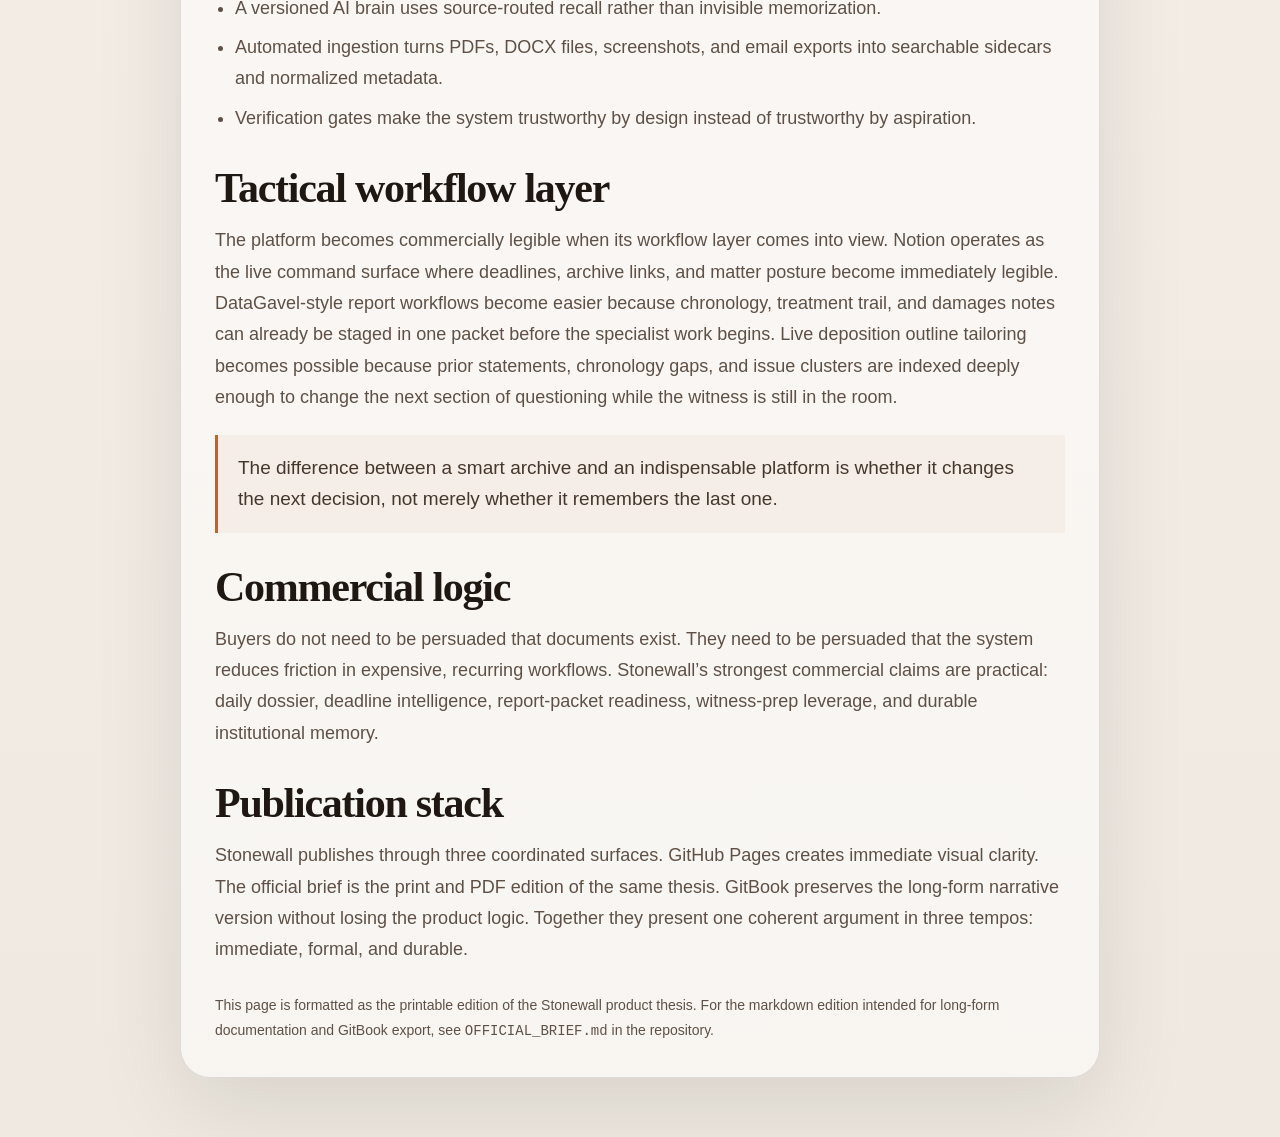
<file: official-brief.html>
<!DOCTYPE html>
<html lang="en">
<head>
  <meta charset="utf-8">
  <meta http-equiv="refresh" content="0; url=./docs/official-brief.html">
  <meta name="viewport" content="width=device-width, initial-scale=1">
  <title>Stonewall Official Brief</title>
  <link rel="canonical" href="./docs/official-brief.html">
</head>
<body>
  <p>Redirecting to the Stonewall official brief… <a href="./docs/official-brief.html">Continue</a>.</p>
</body>
</html>
</file>
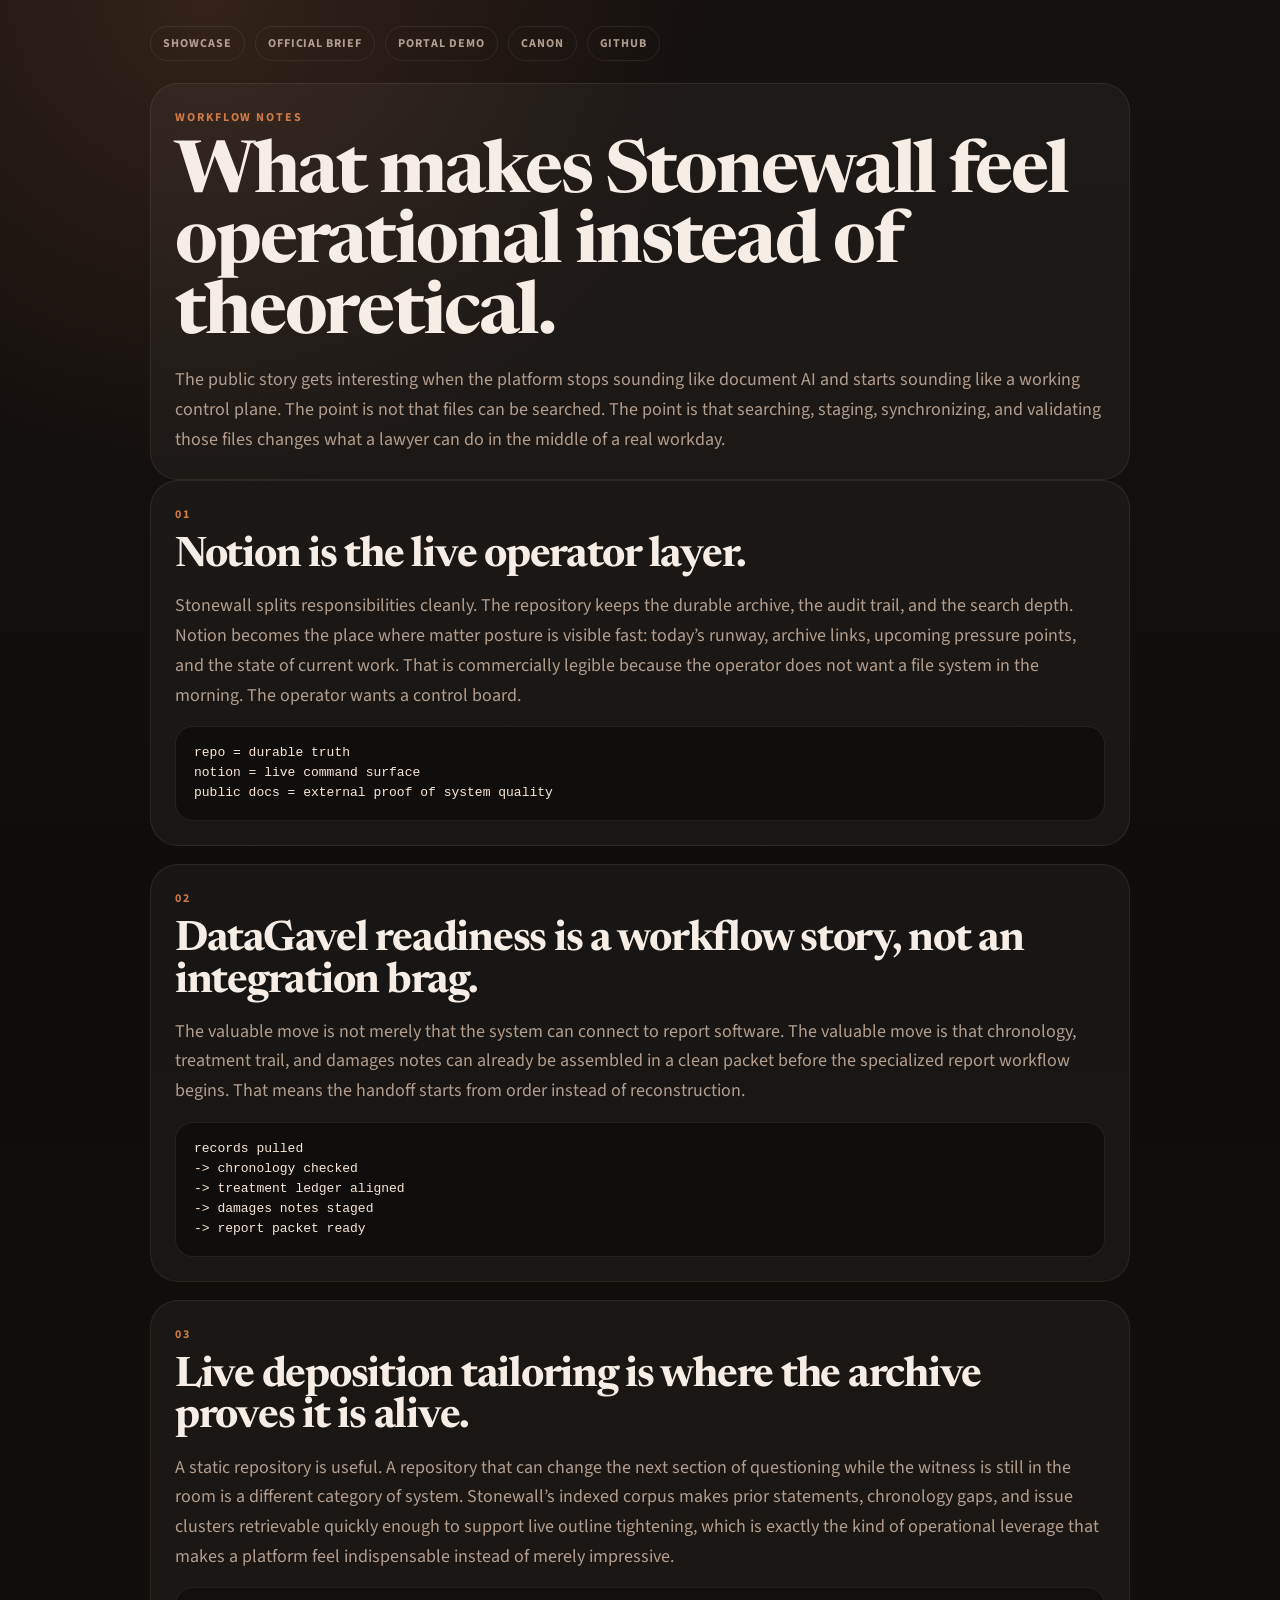
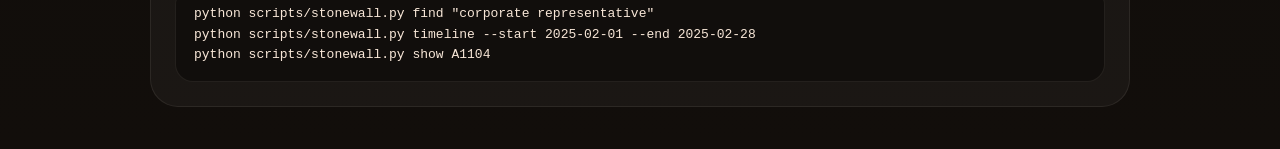
<file: docs/insights.html>
<!DOCTYPE html>
<html lang="en">
<head>
  <meta charset="utf-8">
  <meta name="viewport" content="width=device-width, initial-scale=1">
  <title>Stonewall Workflow Notes</title>
  <meta name="description" content="Workflow notes for the Stonewall legal intelligence platform.">
  <link rel="preconnect" href="https://fonts.googleapis.com">
  <link rel="preconnect" href="https://fonts.gstatic.com" crossorigin>
  <link href="https://fonts.googleapis.com/css2?family=Newsreader:opsz,wght@6..72,500;6..72,700&family=Source+Sans+3:wght@400;600;700&display=swap" rel="stylesheet">
  <style>
    :root {
      --bg: #0f0d0b;
      --surface: rgba(255,248,240,0.04);
      --line: rgba(255,239,225,0.08);
      --text: #f6eee6;
      --muted: #b29e8e;
      --accent: #cf7b47;
      --max: 980px;
    }
    * { box-sizing: border-box; }
    body {
      margin: 0;
      font-family: "Source Sans 3", sans-serif;
      color: var(--text);
      background:
        radial-gradient(circle at 16% 0%, rgba(207,123,71,0.16), transparent 24%),
        linear-gradient(180deg, #15110f 0%, var(--bg) 54%, #120e0b 100%);
    }
    .shell {
      width: min(var(--max), calc(100% - 28px));
      margin: 0 auto;
      padding: 26px 0 42px;
    }
    a { color: inherit; }
    .nav {
      display: flex;
      flex-wrap: wrap;
      gap: 10px;
      margin-bottom: 22px;
    }
    .nav a {
      text-decoration: none;
      padding: 8px 12px;
      border-radius: 999px;
      border: 1px solid var(--line);
      font-size: 12px;
      font-weight: 700;
      letter-spacing: 0.08em;
      text-transform: uppercase;
      color: var(--muted);
    }
    .hero,
    .section {
      border: 1px solid var(--line);
      border-radius: 28px;
      background: var(--surface);
      padding: 24px;
    }
    .section + .section { margin-top: 18px; }
    .eyebrow {
      margin: 0;
      color: var(--accent);
      font-size: 12px;
      letter-spacing: 0.16em;
      text-transform: uppercase;
      font-weight: 700;
    }
    h1, h2 {
      margin: 12px 0 0;
      font-family: "Newsreader", serif;
      letter-spacing: -0.03em;
      line-height: 0.98;
    }
    h1 { font-size: clamp(36px, 6vw, 72px); }
    h2 { font-size: clamp(26px, 4vw, 42px); }
    @media (max-width: 560px) {
      .shell { padding: 18px 0 32px; }
      p { font-size: 16px; }
      .hero, .section { padding: 18px; border-radius: 22px; }
      .nav a { padding: 6px 10px; font-size: 11px; }
    }
    p {
      margin: 14px 0 0;
      color: var(--muted);
      font-size: 18px;
      line-height: 1.65;
    }
    pre {
      margin: 16px 0 0;
      padding: 16px 18px;
      border-radius: 18px;
      border: 1px solid var(--line);
      background: rgba(8,6,5,0.5);
      overflow-x: auto;
      color: #f8e7d8;
      font-size: 13px;
      line-height: 1.55;
    }
    code { font-family: ui-monospace, SFMono-Regular, Menlo, Consolas, monospace; }
  </style>
</head>
<body>
  <main class="shell">
    <nav class="nav" aria-label="Workflow notes navigation">
      <a href="showcase.html">Showcase</a>
      <a href="official-brief.html">Official Brief</a>
      <a href="portal/">Portal Demo</a>
      <a href="https://stonewall.esq">Canon</a>
      <a href="https://github.com/maxwellkemp10-ux/stonewall-showcase">GitHub</a>
    </nav>

    <section class="hero">
      <p class="eyebrow">Workflow Notes</p>
      <h1>What makes Stonewall feel operational instead of theoretical.</h1>
      <p>
        The public story gets interesting when the platform stops sounding like document AI and starts sounding like a working control plane. The point is not that files can be searched. The point is that searching, staging, synchronizing, and validating those files changes what a lawyer can do in the middle of a real workday.
      </p>
    </section>

    <section class="section">
      <p class="eyebrow">01</p>
      <h2>Notion is the live operator layer.</h2>
      <p>
        Stonewall splits responsibilities cleanly. The repository keeps the durable archive, the audit trail, and the search depth. Notion becomes the place where matter posture is visible fast: today’s runway, archive links, upcoming pressure points, and the state of current work. That is commercially legible because the operator does not want a file system in the morning. The operator wants a control board.
      </p>
      <pre><code>repo = durable truth
notion = live command surface
public docs = external proof of system quality</code></pre>
    </section>

    <section class="section">
      <p class="eyebrow">02</p>
      <h2>DataGavel readiness is a workflow story, not an integration brag.</h2>
      <p>
        The valuable move is not merely that the system can connect to report software. The valuable move is that chronology, treatment trail, and damages notes can already be assembled in a clean packet before the specialized report workflow begins. That means the handoff starts from order instead of reconstruction.
      </p>
      <pre><code>records pulled
-> chronology checked
-> treatment ledger aligned
-> damages notes staged
-> report packet ready</code></pre>
    </section>

    <section class="section">
      <p class="eyebrow">03</p>
      <h2>Live deposition tailoring is where the archive proves it is alive.</h2>
      <p>
        A static repository is useful. A repository that can change the next section of questioning while the witness is still in the room is a different category of system. Stonewall’s indexed corpus makes prior statements, chronology gaps, and issue clusters retrievable quickly enough to support live outline tightening, which is exactly the kind of operational leverage that makes a platform feel indispensable instead of merely impressive.
      </p>
      <pre><code>python scripts/stonewall.py find "corporate representative"
python scripts/stonewall.py timeline --start 2025-02-01 --end 2025-02-28
python scripts/stonewall.py show A1104</code></pre>
    </section>
  </main>
</body>
</html>
</file>
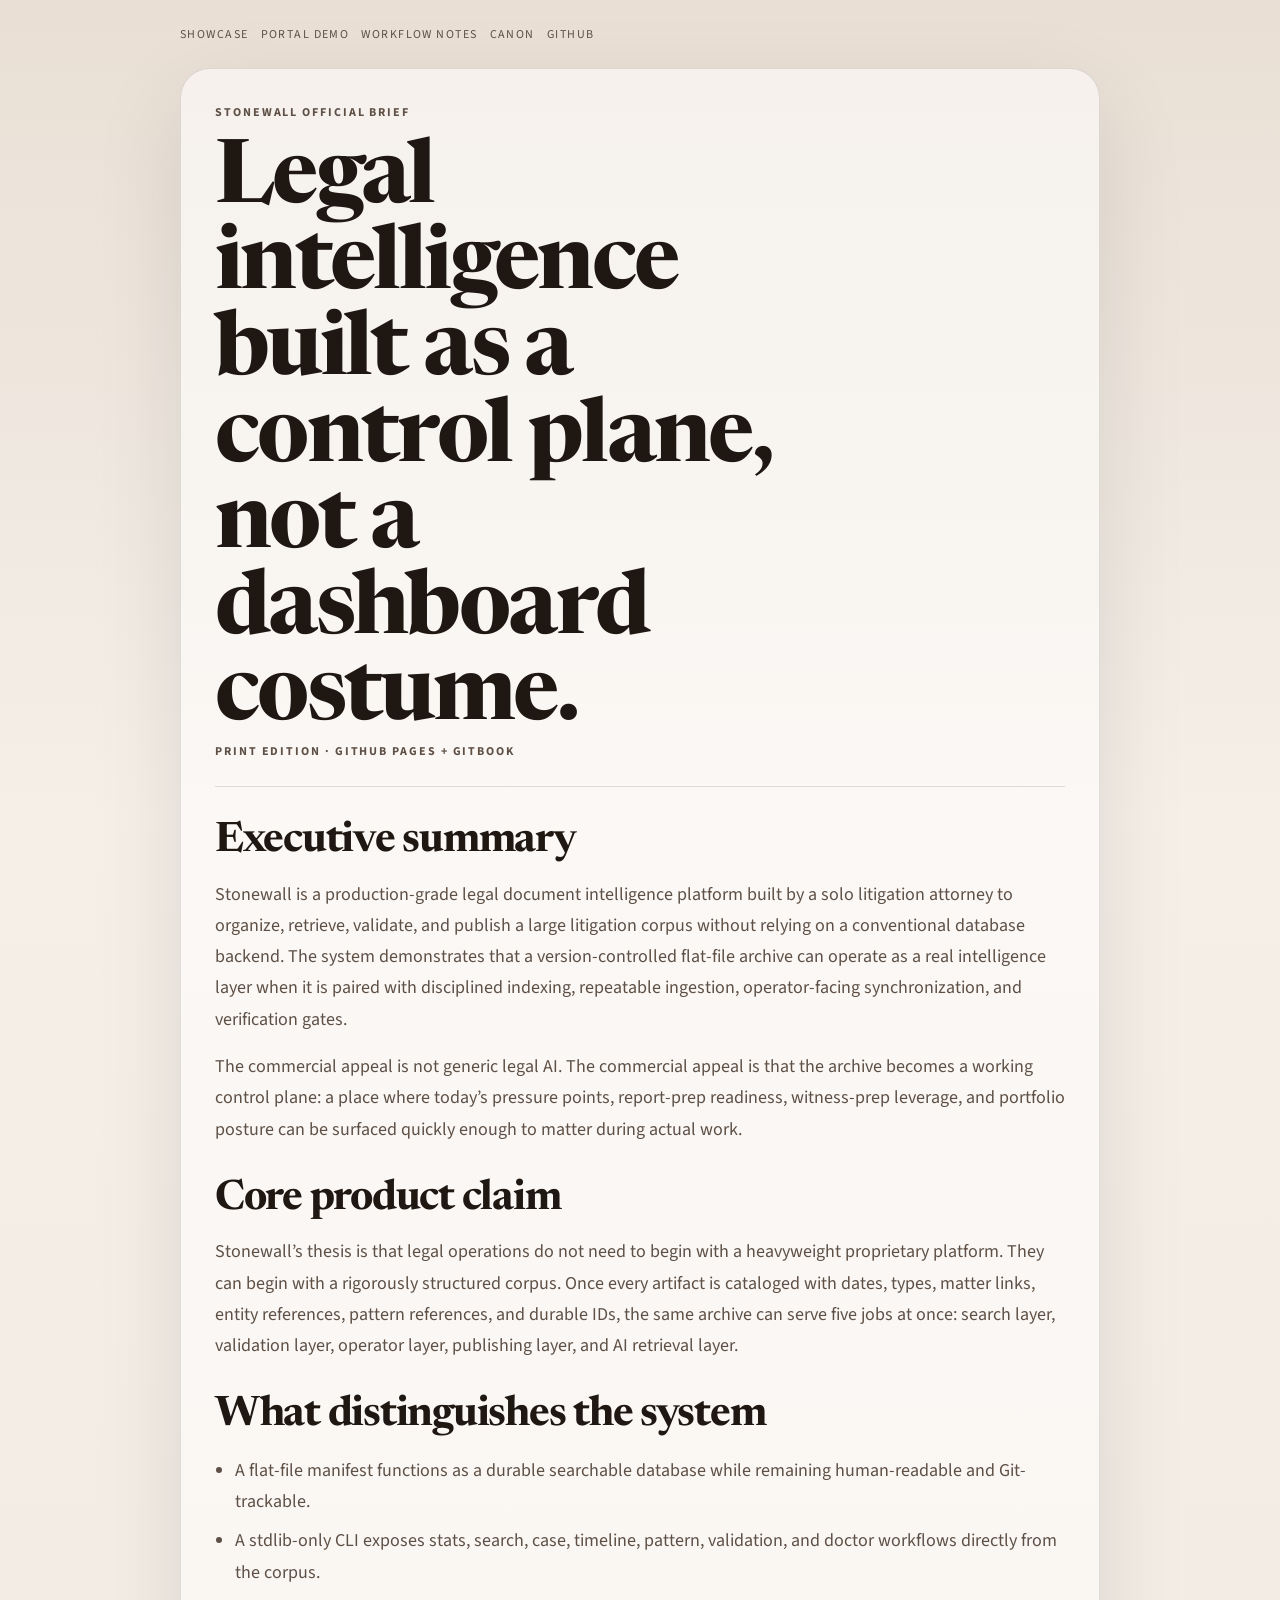
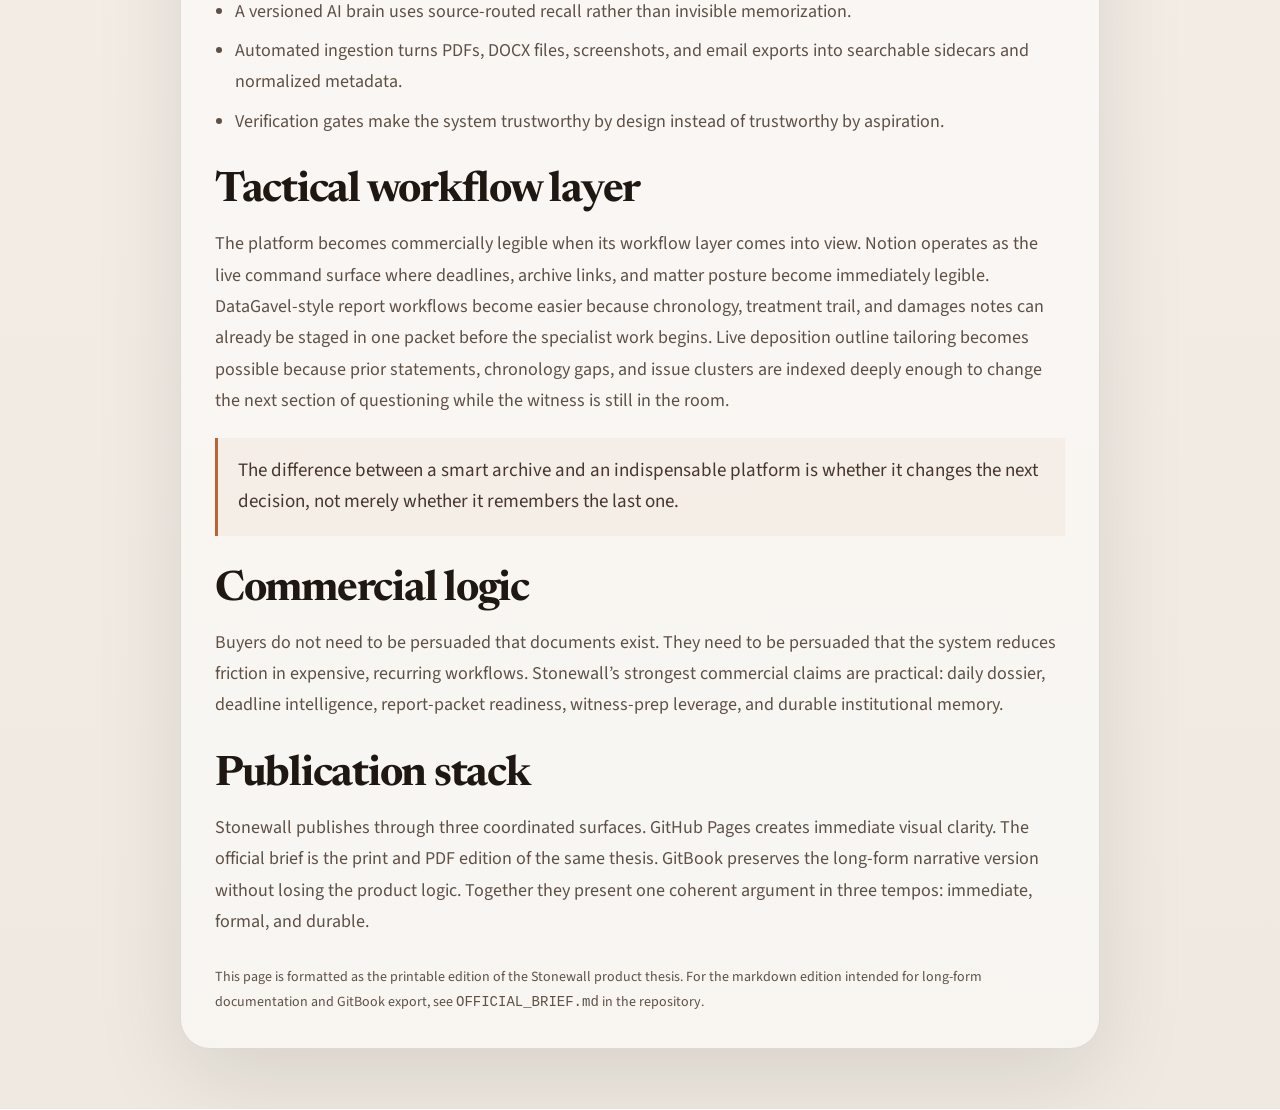
<file: docs/official-brief.html>
<!DOCTYPE html>
<html lang="en">
<head>
  <meta charset="utf-8">
  <meta name="viewport" content="width=device-width, initial-scale=1">
  <title>Stonewall Official Brief</title>
  <meta name="description" content="Printable official brief for the Stonewall legal intelligence platform.">
  <link rel="preconnect" href="https://fonts.googleapis.com">
  <link rel="preconnect" href="https://fonts.gstatic.com" crossorigin>
  <link href="https://fonts.googleapis.com/css2?family=Newsreader:opsz,wght@6..72,500;6..72,700&family=Source+Sans+3:wght@400;600;700&display=swap" rel="stylesheet">
  <style>
    :root {
      --paper: #f5efe8;
      --ink: #1f1712;
      --muted: #5e5046;
      --line: rgba(31, 23, 18, 0.12);
      --accent: #b86435;
      --max: 920px;
    }
    * { box-sizing: border-box; }
    body {
      margin: 0;
      font-family: "Source Sans 3", sans-serif;
      color: var(--ink);
      background: linear-gradient(180deg, #e9dfd5 0%, var(--paper) 30%, #efe9e1 100%);
    }
    .shell {
      width: min(var(--max), calc(100% - 40px));
      margin: 0 auto;
      padding: 26px 0 60px;
    }
    .topbar {
      display: flex;
      flex-wrap: wrap;
      gap: 12px;
      margin-bottom: 24px;
      font-size: 12px;
      letter-spacing: 0.12em;
      text-transform: uppercase;
      color: var(--muted);
    }
    .topbar a {
      color: inherit;
      text-decoration: none;
      border-bottom: 1px solid transparent;
    }
    .topbar a:hover { border-color: var(--accent); }
    .page {
      padding: 34px;
      border: 1px solid var(--line);
      border-radius: 30px;
      background: rgba(255,255,255,0.55);
      box-shadow: 0 30px 90px rgba(0,0,0,0.10);
    }
    .eyebrow,
    .meta {
      margin: 0;
      color: var(--muted);
      font-size: 12px;
      font-weight: 700;
      letter-spacing: 0.16em;
      text-transform: uppercase;
    }
    h1, h2 {
      font-family: "Newsreader", serif;
      letter-spacing: -0.03em;
      line-height: 0.98;
    }
    h1 {
      margin: 14px 0 0;
      font-size: clamp(38px, 7vw, 88px);
      max-width: 11ch;
    }
    h2 {
      margin: 34px 0 0;
      font-size: clamp(26px, 4vw, 42px);
    }
    @media (max-width: 560px) {
      .shell { width: min(var(--max), calc(100% - 24px)); padding: 18px 0 36px; }
      .page { padding: 22px; border-radius: 22px; }
      p, li { font-size: 16px; line-height: 1.65; }
      .quote { font-size: 16px; padding: 14px 16px; }
    }
    p, li {
      color: var(--muted);
      font-size: 18px;
      line-height: 1.74;
    }
    p { margin: 16px 0 0; }
    ul { margin: 18px 0 0; padding-left: 20px; }
    li + li { margin-top: 8px; }
    .rule {
      height: 1px;
      margin-top: 24px;
      background: var(--line);
    }
    .quote {
      margin-top: 22px;
      padding: 18px 20px;
      border-left: 3px solid var(--accent);
      background: rgba(184,100,53,0.06);
      color: #46372d;
      font-size: 19px;
      line-height: 1.62;
    }
    .note {
      margin-top: 28px;
      font-size: 14px;
    }
    @media print {
      body { background: white; }
      .shell { width: 100%; padding: 0; }
      .topbar { display: none; }
      .page {
        border: 0;
        border-radius: 0;
        box-shadow: none;
        padding: 0;
      }
    }
  </style>
</head>
<body>
  <main class="shell">
    <nav class="topbar" aria-label="Official brief navigation">
      <a href="./">Showcase</a>
      <a href="portal/">Portal Demo</a>
      <a href="insights.html">Workflow Notes</a>
      <a href="https://stonewall.esq">Canon</a>
      <a href="https://github.com/maxwellkemp10-ux/stonewall-showcase">GitHub</a>
    </nav>

    <article class="page">
      <p class="eyebrow">Stonewall Official Brief</p>
      <h1>Legal intelligence built as a control plane, not a dashboard costume.</h1>
      <p class="meta">Print edition · GitHub Pages + GitBook</p>
      <div class="rule"></div>

      <h2>Executive summary</h2>
      <p>
        Stonewall is a production-grade legal document intelligence platform built by a solo litigation attorney to organize, retrieve, validate, and publish a large litigation corpus without relying on a conventional database backend. The system demonstrates that a version-controlled flat-file archive can operate as a real intelligence layer when it is paired with disciplined indexing, repeatable ingestion, operator-facing synchronization, and verification gates.
      </p>
      <p>
        The commercial appeal is not generic legal AI. The commercial appeal is that the archive becomes a working control plane: a place where today’s pressure points, report-prep readiness, witness-prep leverage, and portfolio posture can be surfaced quickly enough to matter during actual work.
      </p>

      <h2>Core product claim</h2>
      <p>
        Stonewall’s thesis is that legal operations do not need to begin with a heavyweight proprietary platform. They can begin with a rigorously structured corpus. Once every artifact is cataloged with dates, types, matter links, entity references, pattern references, and durable IDs, the same archive can serve five jobs at once: search layer, validation layer, operator layer, publishing layer, and AI retrieval layer.
      </p>

      <h2>What distinguishes the system</h2>
      <ul>
        <li>A flat-file manifest functions as a durable searchable database while remaining human-readable and Git-trackable.</li>
        <li>A stdlib-only CLI exposes stats, search, case, timeline, pattern, validation, and doctor workflows directly from the corpus.</li>
        <li>A versioned AI brain uses source-routed recall rather than invisible memorization.</li>
        <li>Automated ingestion turns PDFs, DOCX files, screenshots, and email exports into searchable sidecars and normalized metadata.</li>
        <li>Verification gates make the system trustworthy by design instead of trustworthy by aspiration.</li>
      </ul>

      <h2>Tactical workflow layer</h2>
      <p>
        The platform becomes commercially legible when its workflow layer comes into view. Notion operates as the live command surface where deadlines, archive links, and matter posture become immediately legible. DataGavel-style report workflows become easier because chronology, treatment trail, and damages notes can already be staged in one packet before the specialist work begins. Live deposition outline tailoring becomes possible because prior statements, chronology gaps, and issue clusters are indexed deeply enough to change the next section of questioning while the witness is still in the room.
      </p>

      <div class="quote">
        The difference between a smart archive and an indispensable platform is whether it changes the next decision, not merely whether it remembers the last one.
      </div>

      <h2>Commercial logic</h2>
      <p>
        Buyers do not need to be persuaded that documents exist. They need to be persuaded that the system reduces friction in expensive, recurring workflows. Stonewall’s strongest commercial claims are practical: daily dossier, deadline intelligence, report-packet readiness, witness-prep leverage, and durable institutional memory.
      </p>

      <h2>Publication stack</h2>
      <p>
        Stonewall publishes through three coordinated surfaces. GitHub Pages creates immediate visual clarity. The official brief is the print and PDF edition of the same thesis. GitBook preserves the long-form narrative version without losing the product logic. Together they present one coherent argument in three tempos: immediate, formal, and durable.
      </p>

      <p class="note">
        This page is formatted as the printable edition of the Stonewall product thesis. For the markdown edition intended for long-form documentation and GitBook export, see <code>OFFICIAL_BRIEF.md</code> in the repository.
      </p>
    </article>
  </main>
</body>
</html>
</file>
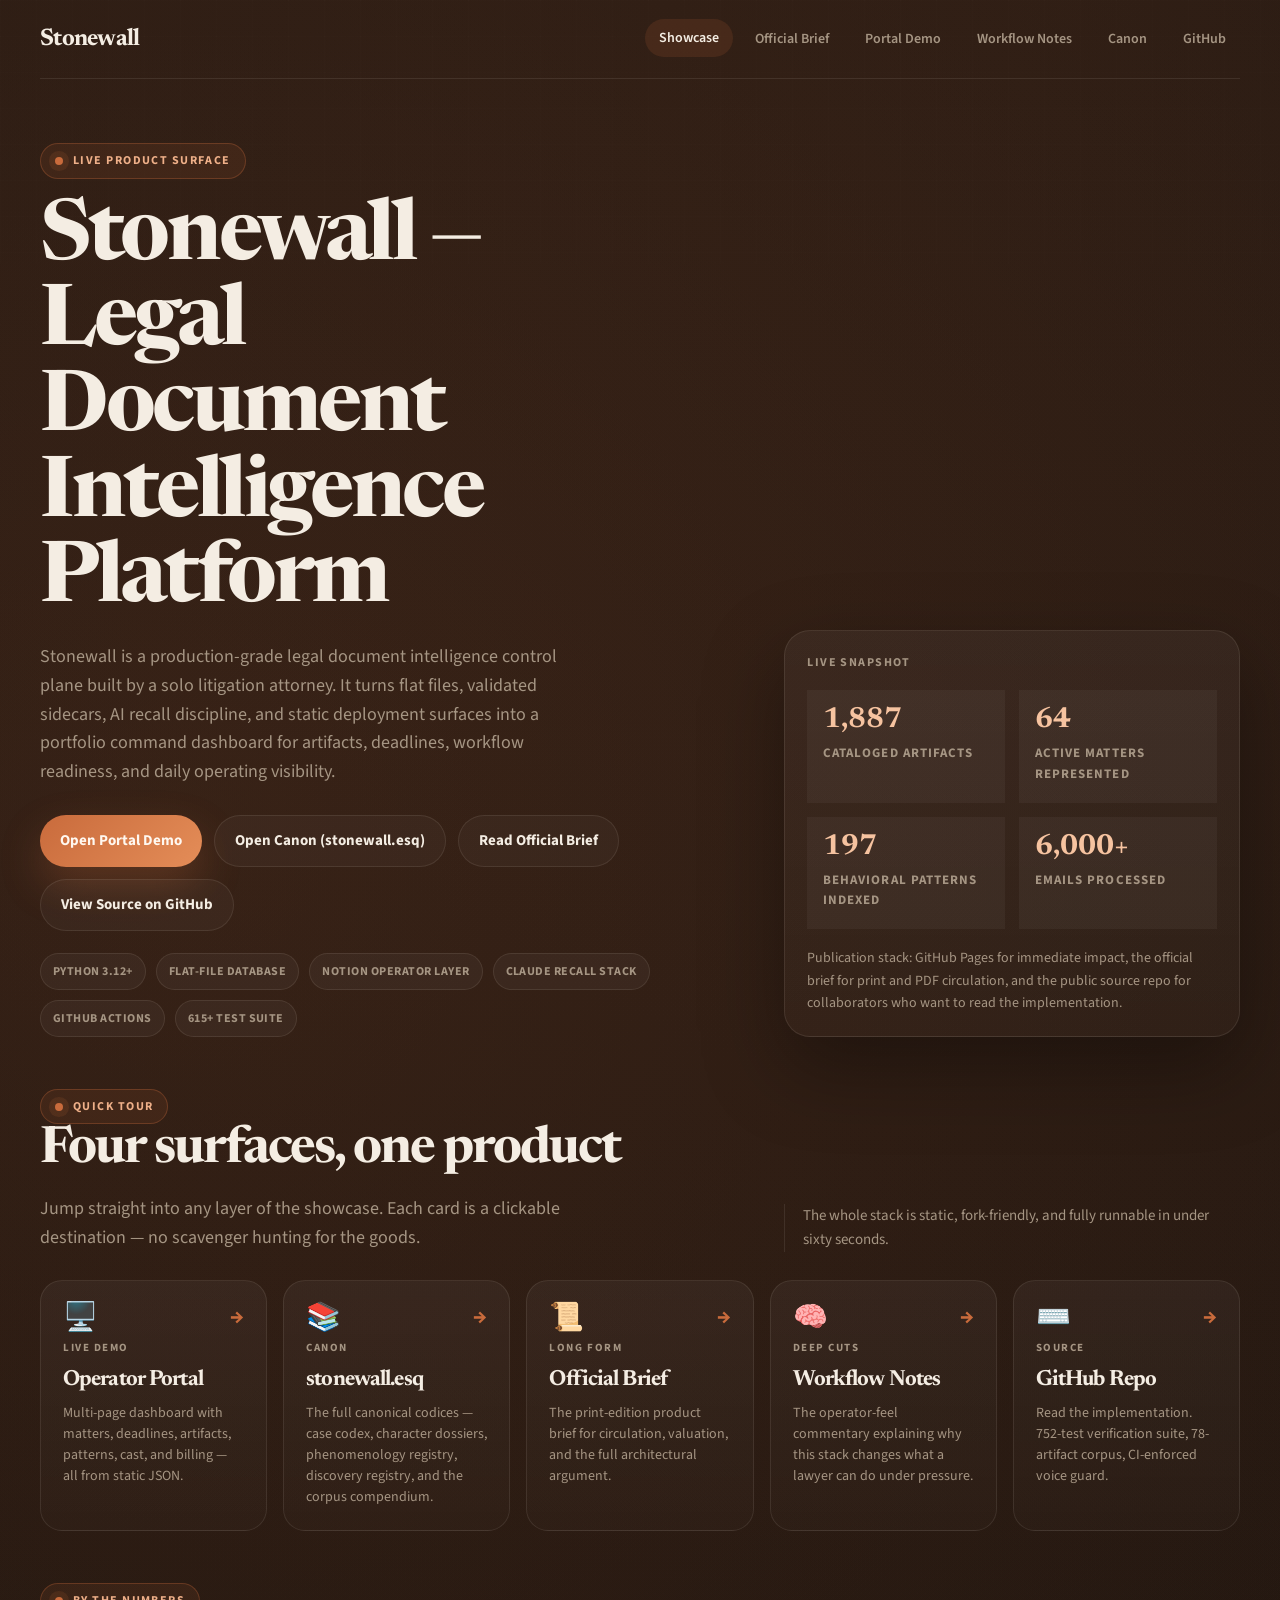
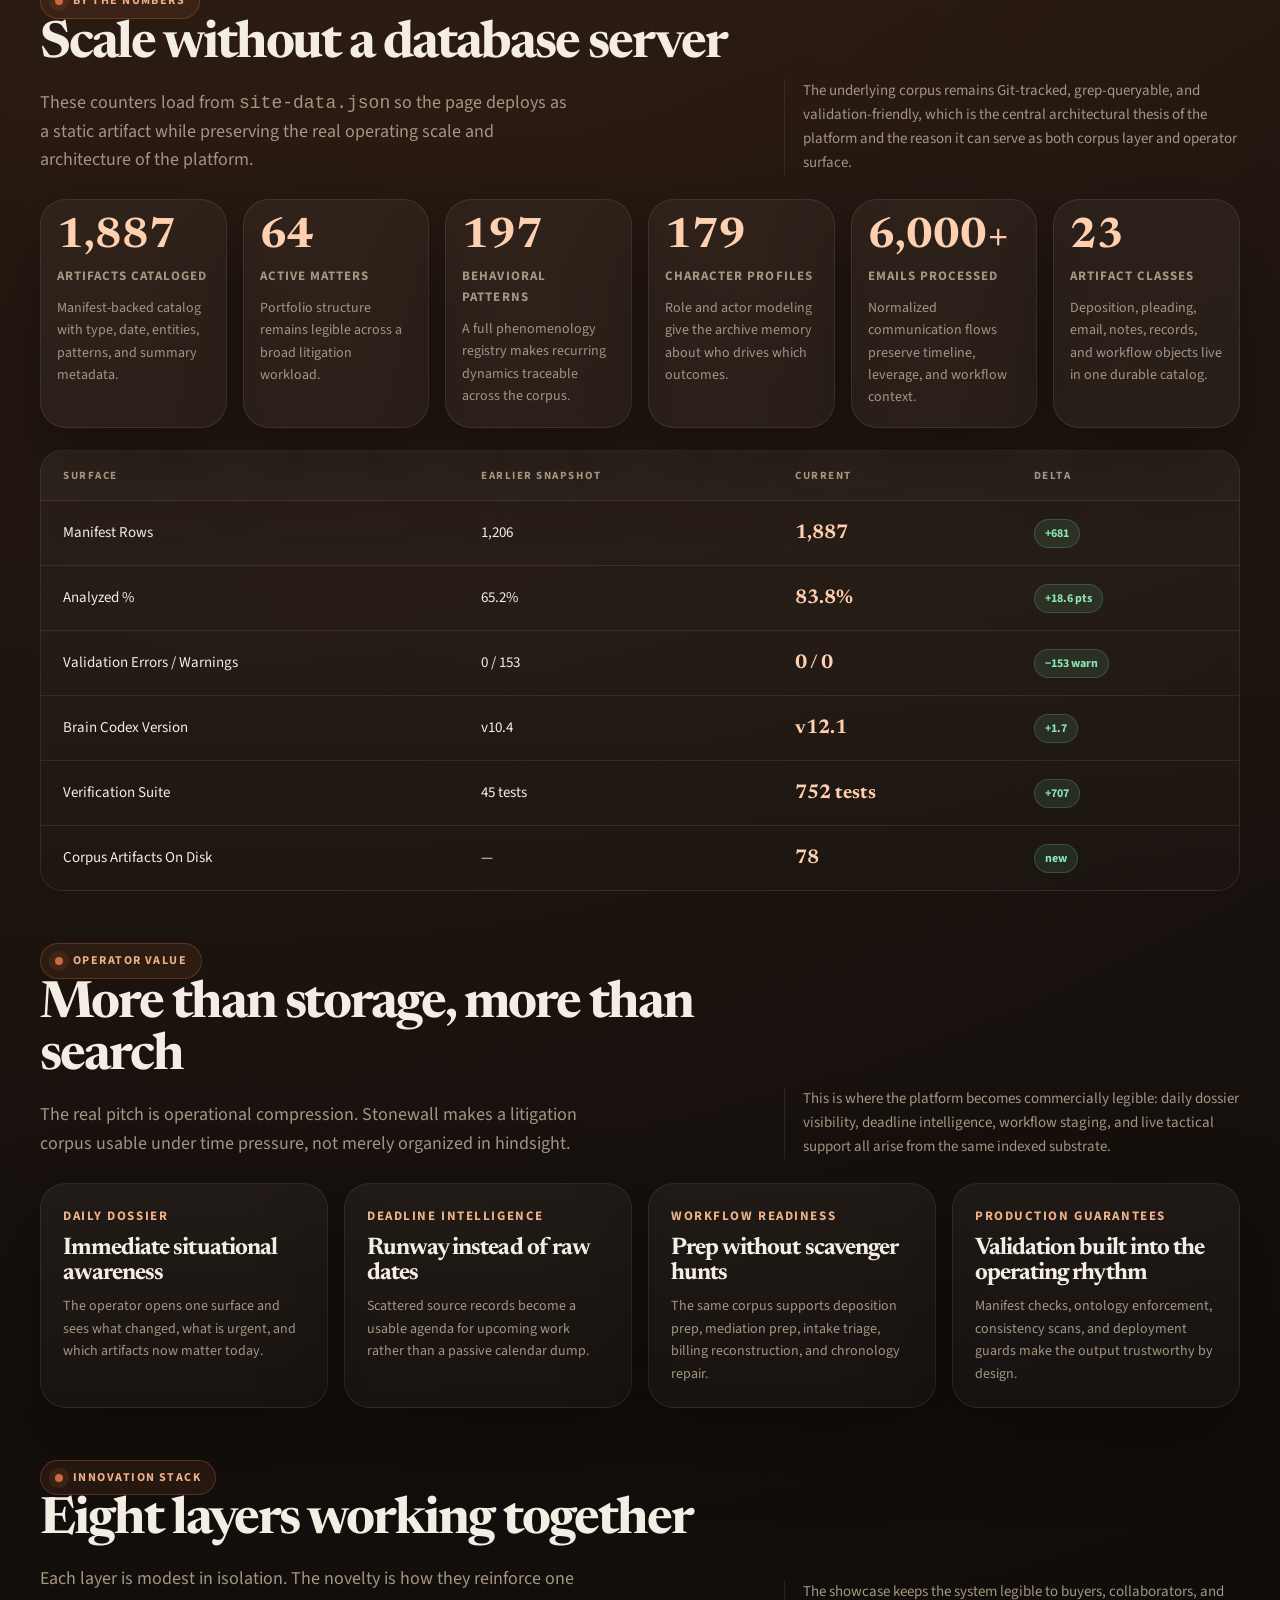
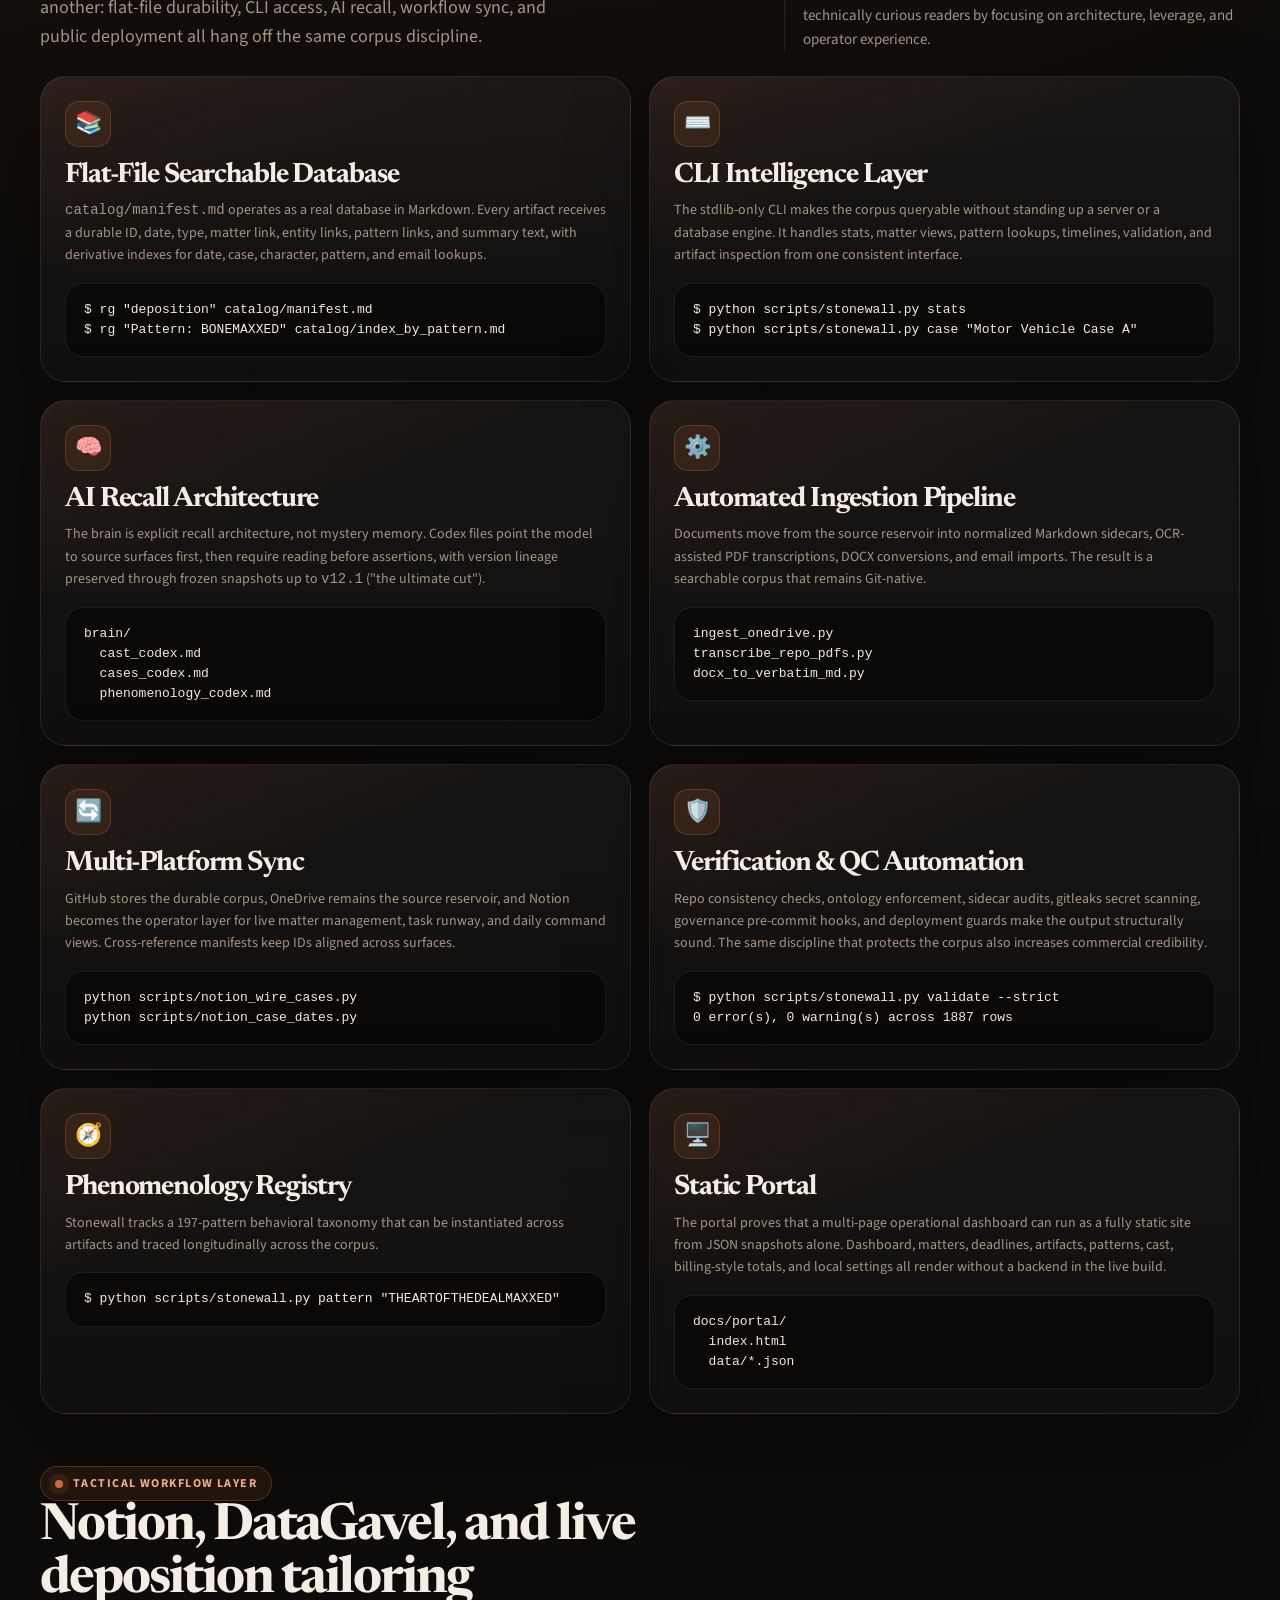
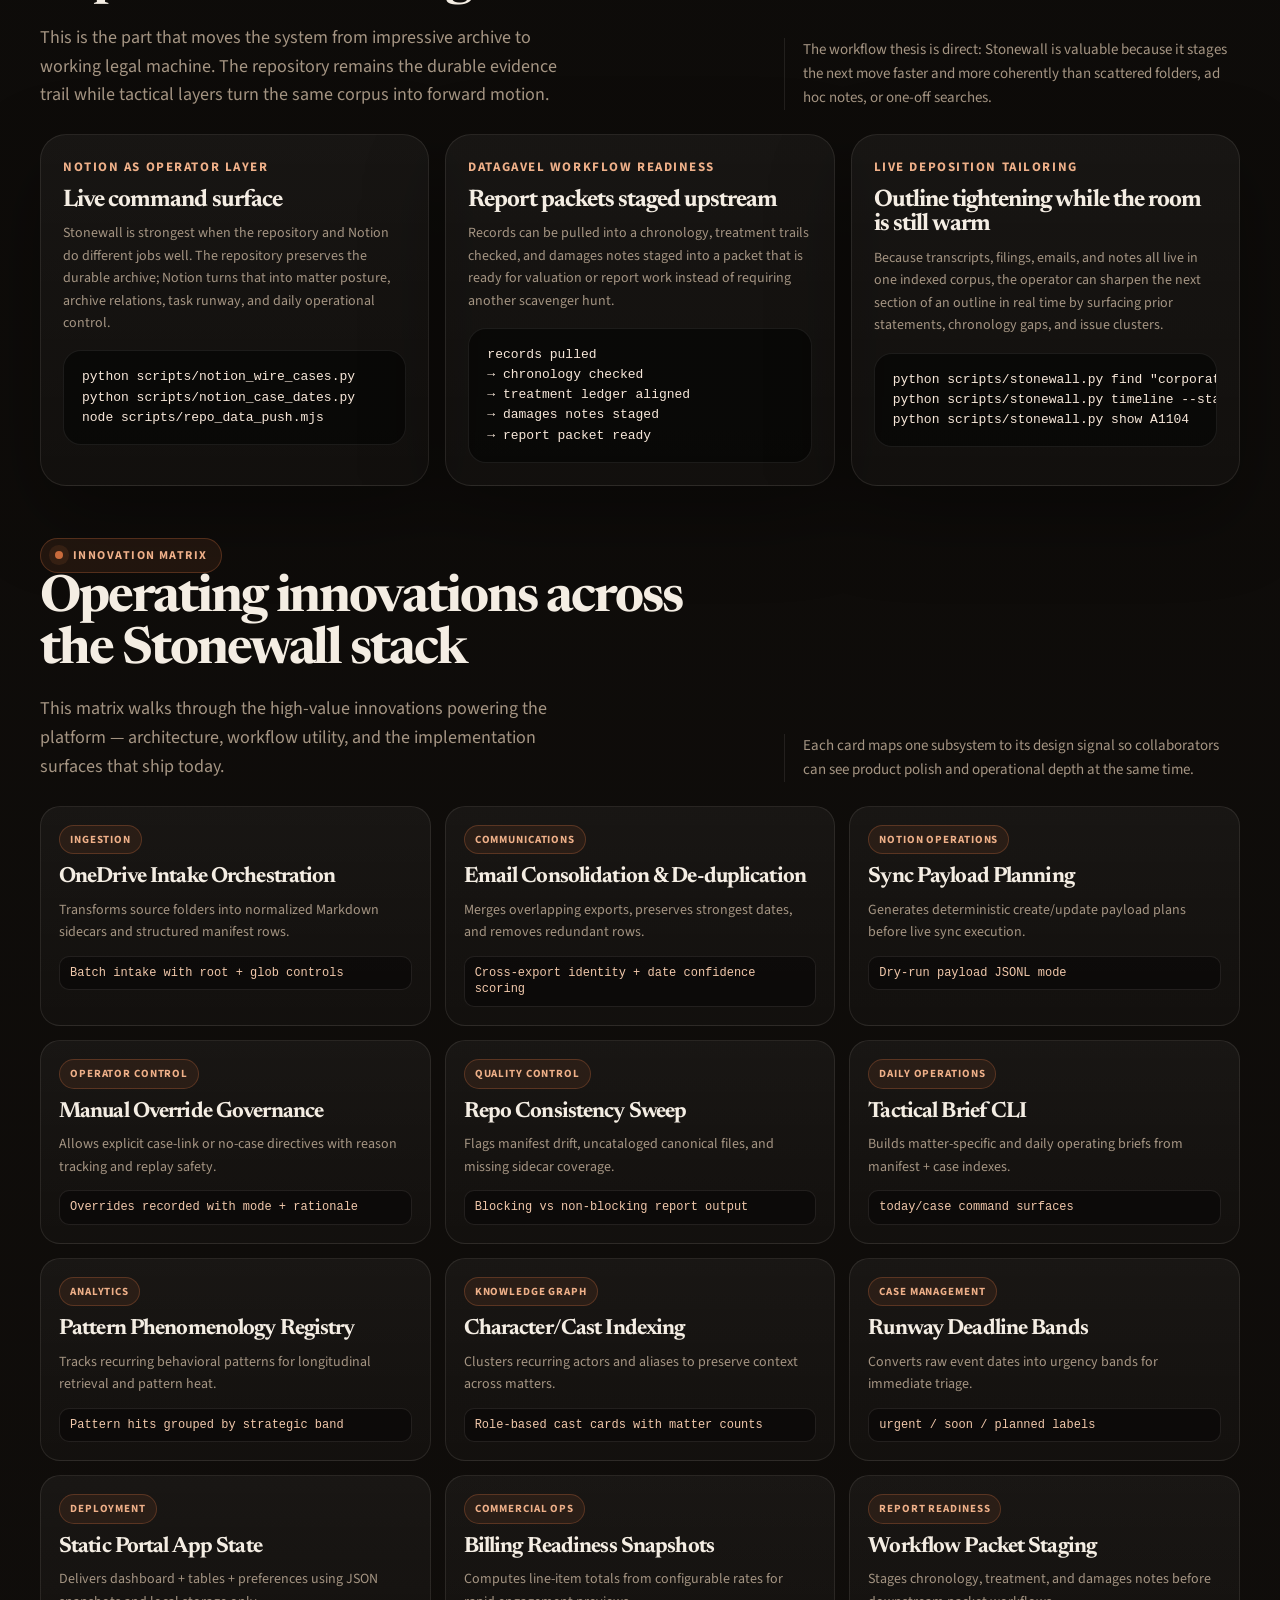
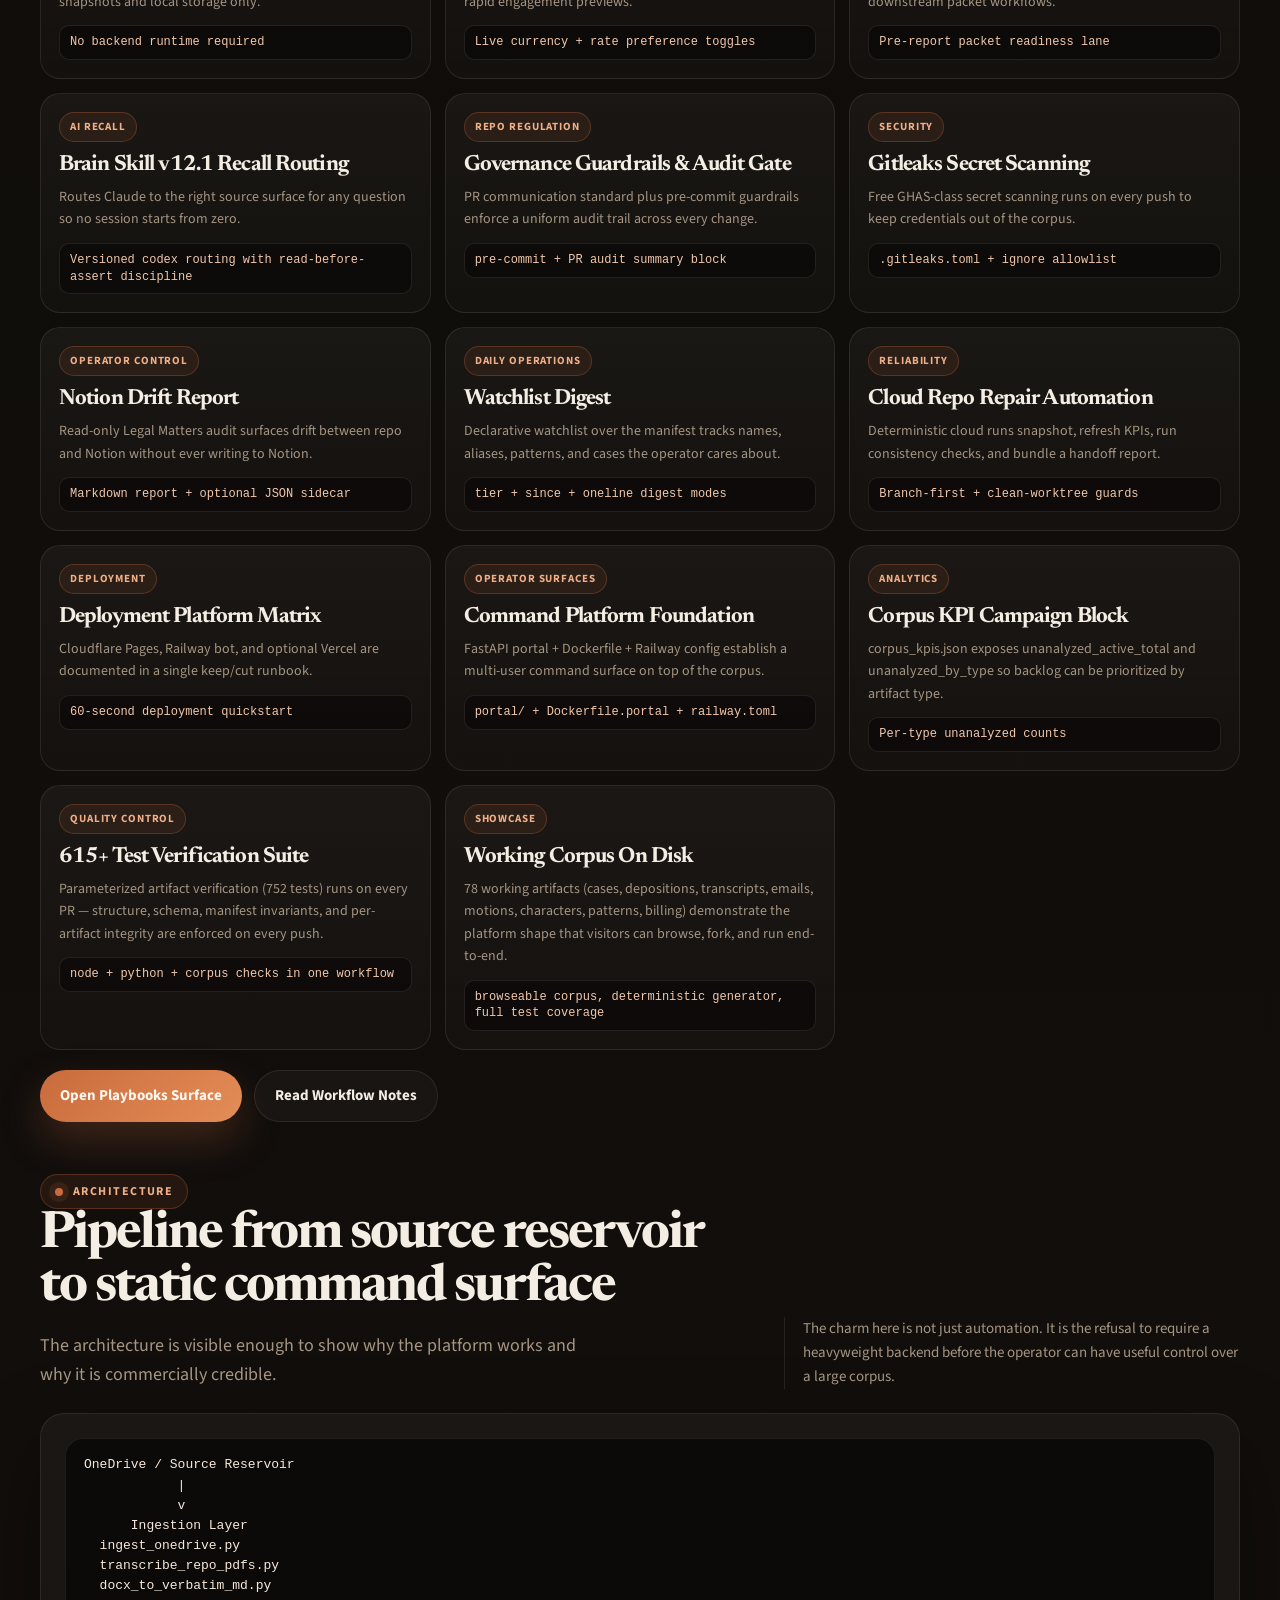
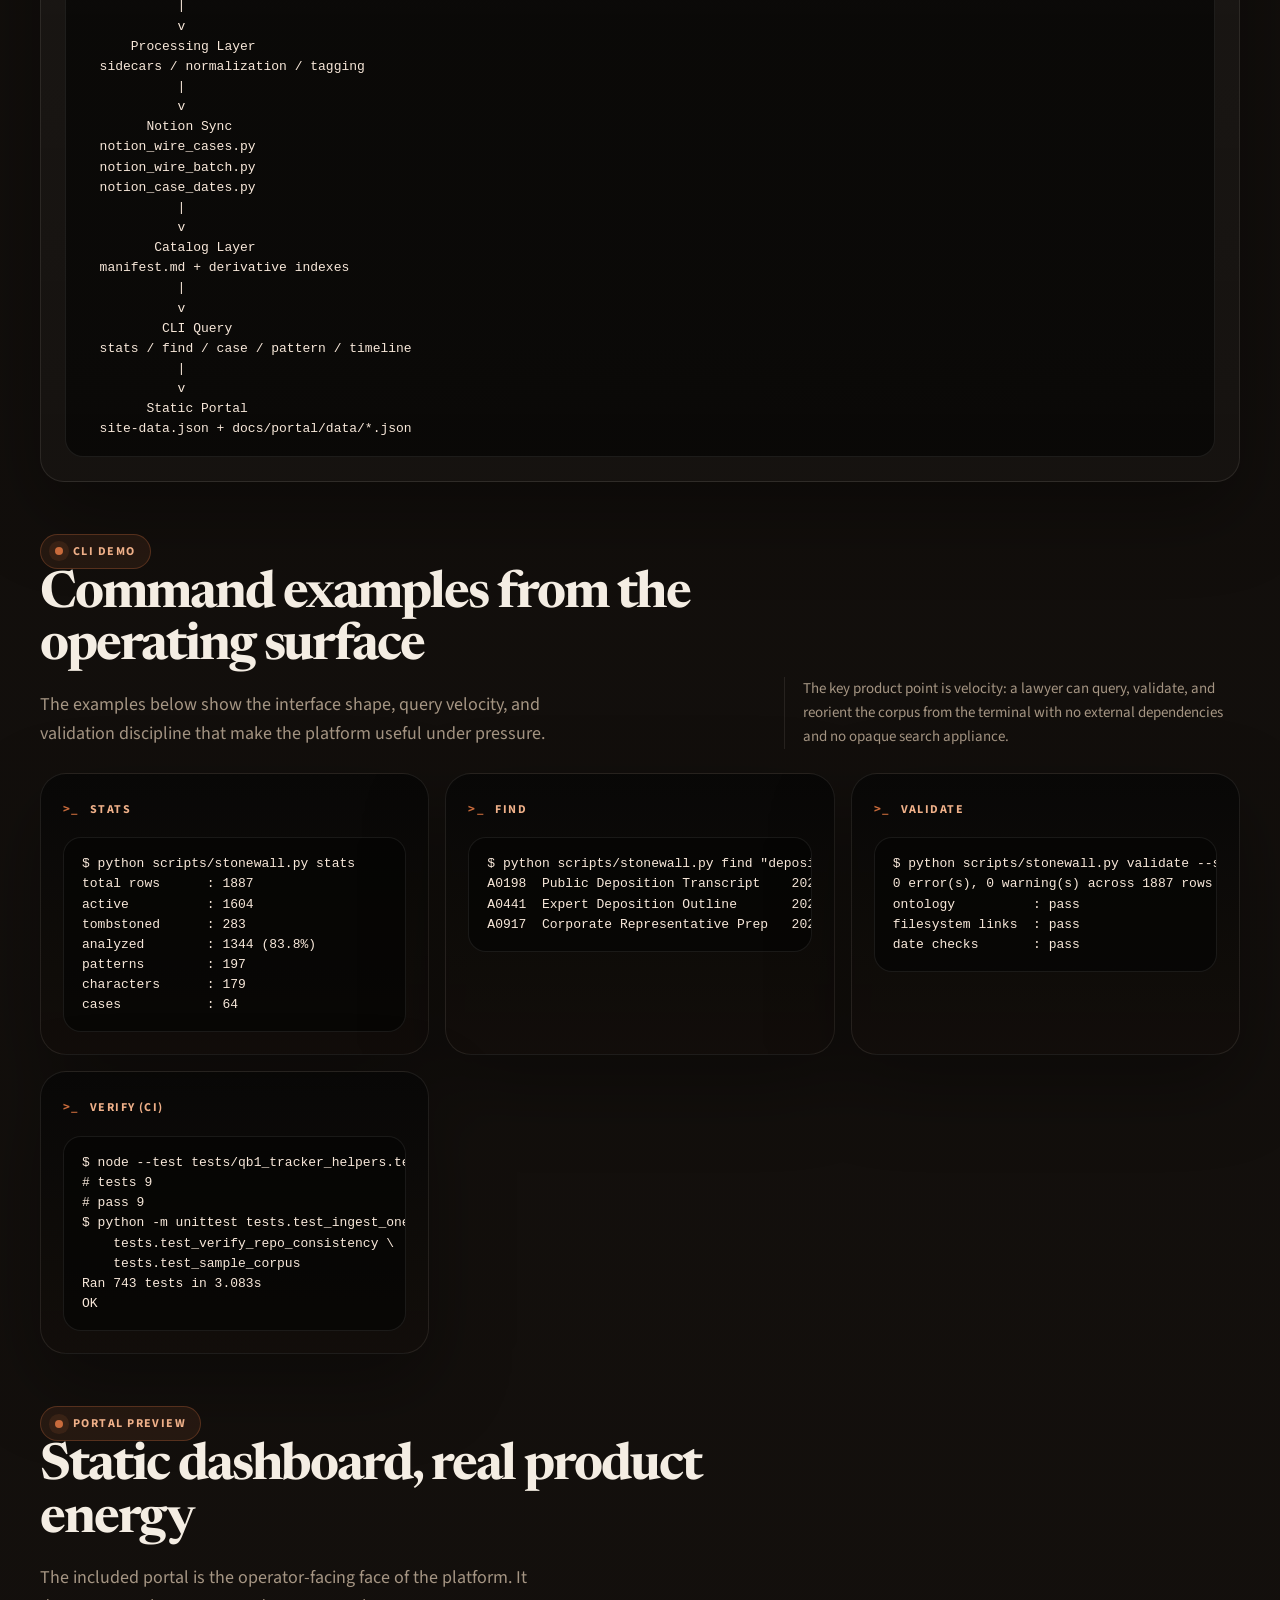
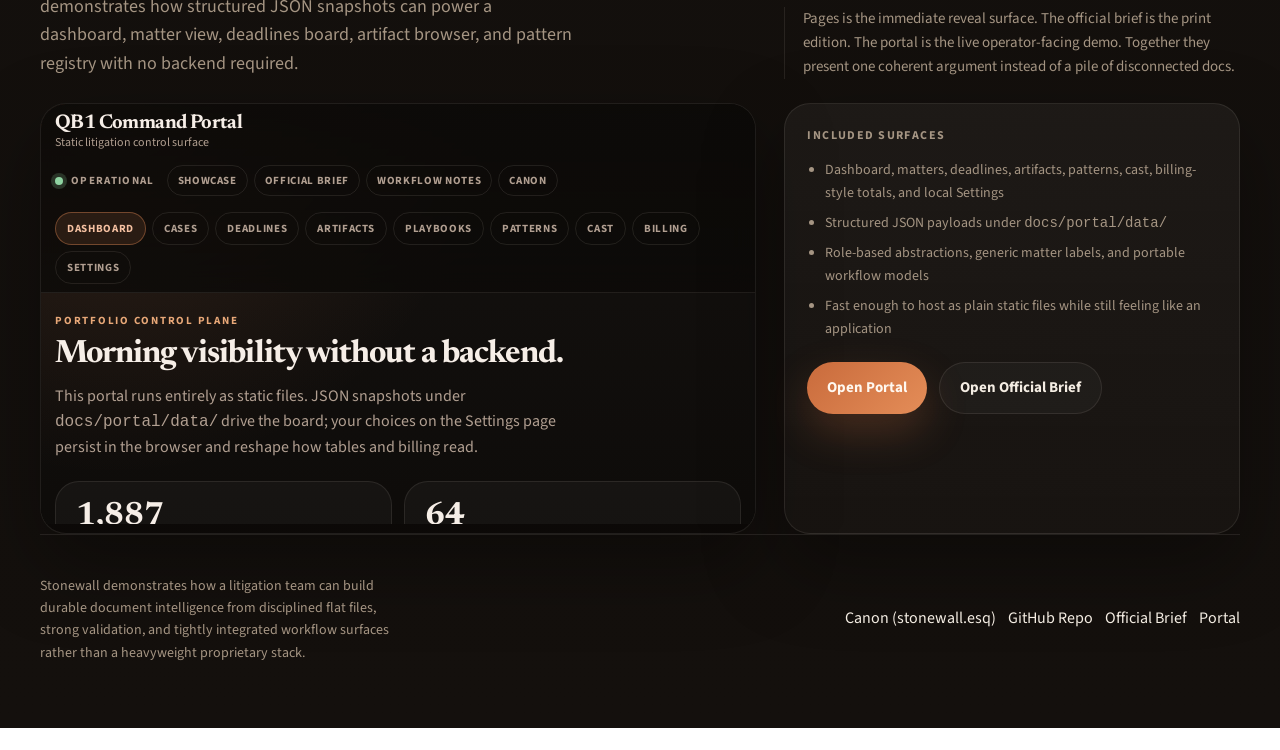
<file: docs/showcase.html>
<!DOCTYPE html>
<html lang="en">
<head>
  <meta charset="utf-8">
  <meta http-equiv="refresh" content="0; url=./">
  <meta name="viewport" content="width=device-width, initial-scale=1">
  <title>Stonewall Showcase</title>
  <link rel="canonical" href="./">
</head>
<body>
  <p>Redirecting to the Stonewall showcase… <a href="./">Continue</a>.</p>
</body>
</html>
</file>
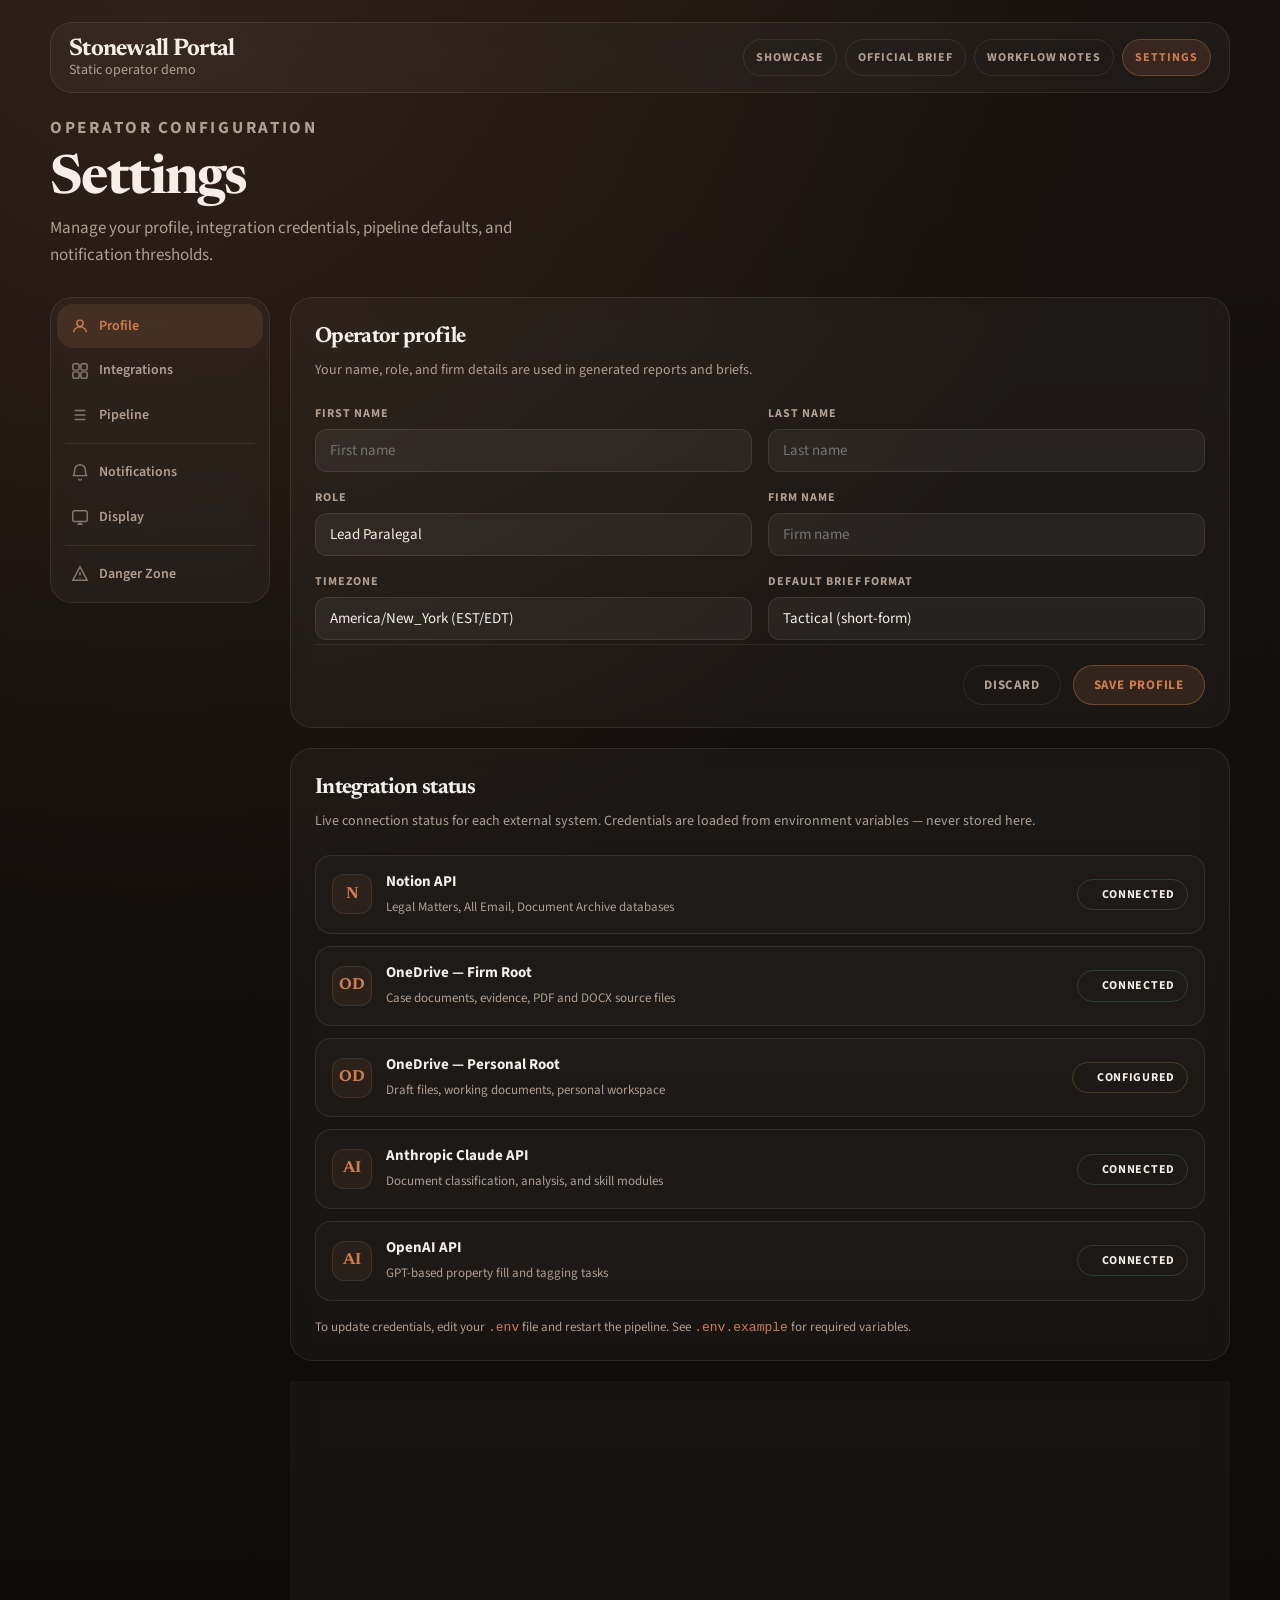
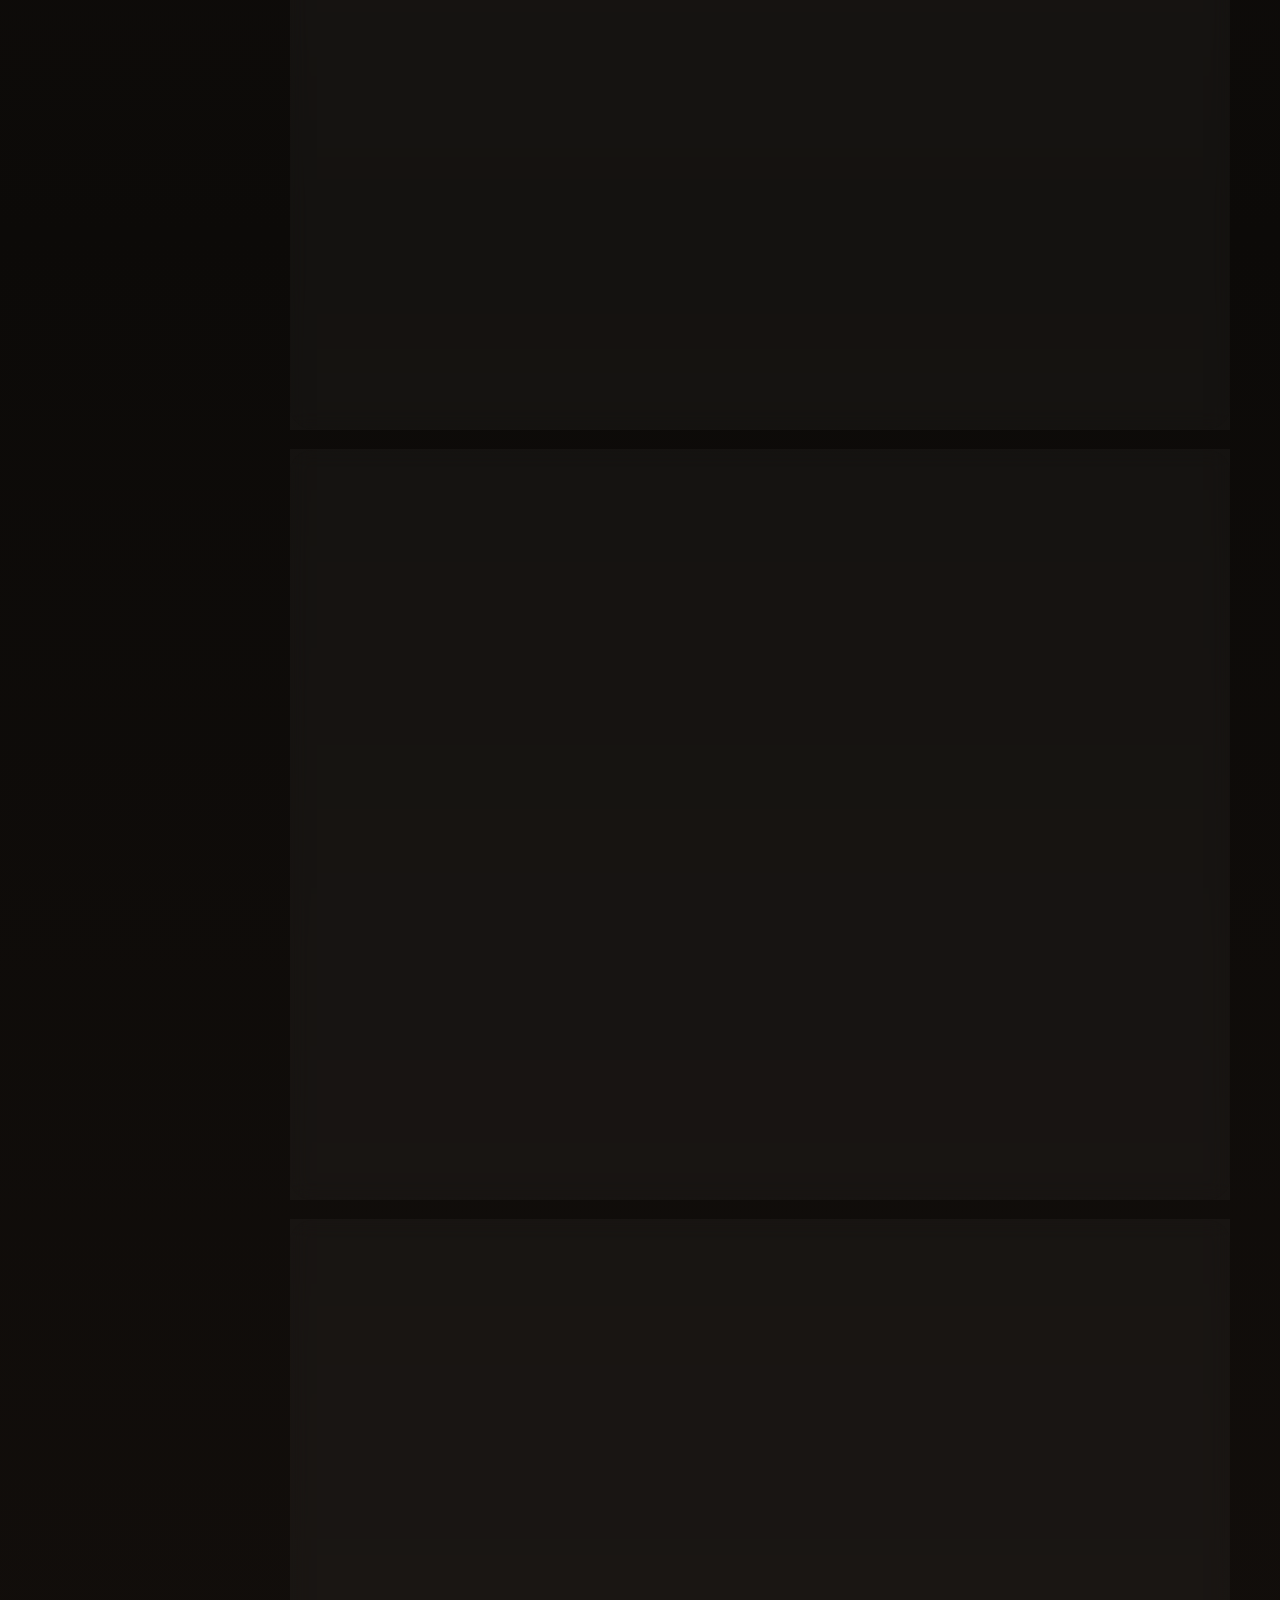
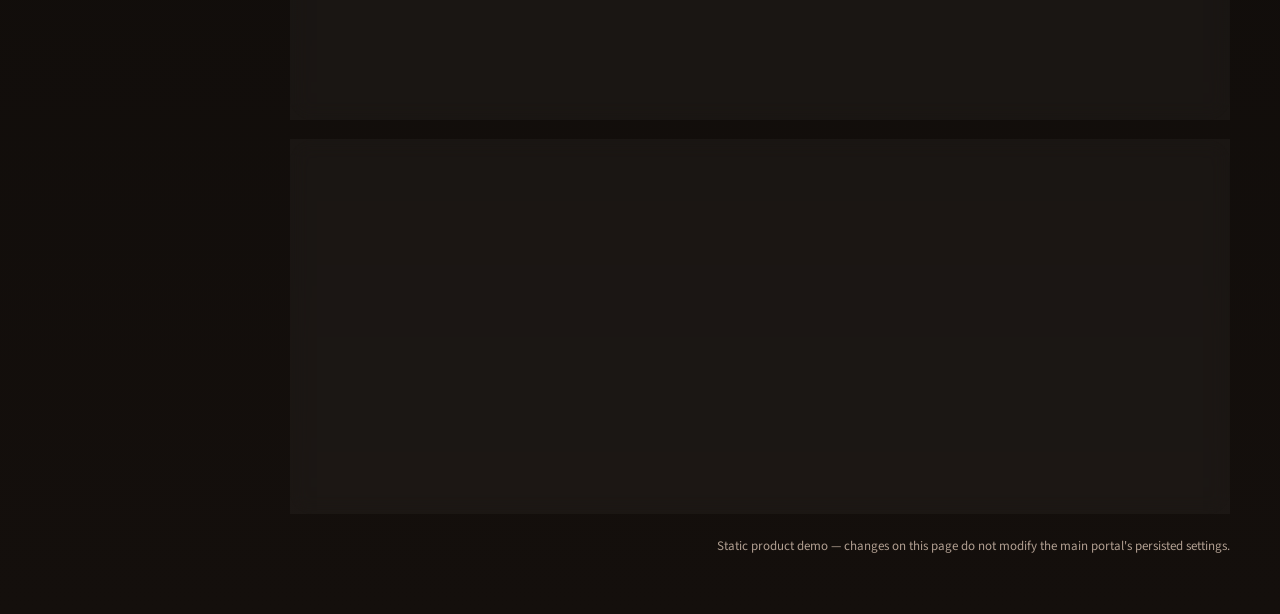
<file: docs/portal/settings.html>
<!DOCTYPE html>
<html lang="en">
<head>
  <meta charset="utf-8">
  <meta name="viewport" content="width=device-width, initial-scale=1">
  <title>Settings — Stonewall Portal</title>
  <meta name="description" content="Operator settings for the Stonewall portal: profile, integrations, pipeline preferences, and notifications.">
  <link rel="preconnect" href="https://fonts.googleapis.com">
  <link rel="preconnect" href="https://fonts.gstatic.com" crossorigin>
  <link href="https://fonts.googleapis.com/css2?family=Newsreader:opsz,wght@6..72,500;6..72,700&family=Source+Sans+3:wght@400;600;700&display=swap" rel="stylesheet">
  <link rel="stylesheet" href="./style.css">
  <style>
    /* Shared portal tokens and baseline styles come from ./style.css.
       Keep only settings-specific additions in this inline block. */
    * { box-sizing: border-box; }
    html { scroll-behavior: smooth; }
    body {
      margin: 0;
      font-family: "Source Sans 3", sans-serif;
      color: var(--text);
      line-height: 1.6;
      background:
        radial-gradient(circle at 12% 0%, rgba(207,125,78,0.14), transparent 24%),
        linear-gradient(180deg, #17120f 0%, var(--bg) 48%, #140f0c 100%);
      min-height: 100vh;
    }
    a { color: inherit; text-decoration: none; }

    /* ── Layout ── */
    .shell {
      width: min(var(--max), calc(100% - 28px));
      margin: 0 auto;
      padding: 22px 0 48px;
    }

    /* ── Topbar ── */
    .topbar {
      display: flex;
      align-items: center;
      justify-content: space-between;
      gap: 16px;
      padding: 14px 18px;
      border: 1px solid var(--line);
      border-radius: 22px;
      background: var(--panel);
      backdrop-filter: blur(10px);
    }
    .brand {
      display: flex;
      flex-direction: column;
    }
    .brand strong,
    h1, h2, h3 {
      font-family: "Newsreader", serif;
      letter-spacing: -0.03em;
    }
    .brand strong { font-size: 24px; line-height: 1; }
    .brand span { font-size: 14px; color: var(--muted); }
    .nav {
      display: flex;
      flex-wrap: wrap;
      gap: 8px;
    }
    .nav a {
      padding: 8px 12px;
      border-radius: 999px;
      border: 1px solid var(--line);
      font-size: 12px;
      font-weight: 700;
      letter-spacing: 0.08em;
      text-transform: uppercase;
      color: var(--muted);
      transition: color 0.15s, border-color 0.15s, background 0.15s;
    }
    .nav a:hover { color: var(--text); border-color: rgba(255,240,228,0.18); }
    .nav a.active {
      color: var(--accent);
      border-color: var(--line-strong);
      background: var(--accent-soft);
    }

    /* ── Page header ── */
    .page-header {
      margin-top: 22px;
      margin-bottom: 28px;
    }
    .eyebrow {
      margin: 0;
      font-size: 12px;
      letter-spacing: 0.16em;
      text-transform: uppercase;
      font-weight: 700;
      color: var(--muted);
    }
    .page-header h1 {
      margin: 10px 0 8px;
      font-size: clamp(36px, 5vw, 54px);
      line-height: 1;
    }
    .page-header p {
      margin: 0;
      font-size: 17px;
      color: var(--muted);
      max-width: 60ch;
    }

    /* ── Settings layout ── */
    .settings-layout {
      display: grid;
      grid-template-columns: 220px minmax(0, 1fr);
      gap: 20px;
      align-items: start;
    }

    /* ── Sidebar nav ── */
    .settings-nav {
      position: sticky;
      top: 18px;
      border: 1px solid var(--line);
      border-radius: 22px;
      background: var(--panel);
      backdrop-filter: blur(10px);
      padding: 6px;
    }
    .settings-nav a {
      display: flex;
      align-items: center;
      gap: 10px;
      padding: 11px 14px;
      border-radius: 16px;
      font-size: 14px;
      font-weight: 600;
      color: var(--muted);
      transition: color 0.15s, background 0.15s;
    }
    .settings-nav a:hover { color: var(--text); background: var(--panel-hover); }
    .settings-nav a.active {
      color: var(--accent);
      background: var(--accent-soft);
    }
    .settings-nav .icon {
      width: 18px;
      height: 18px;
      opacity: 0.7;
      flex-shrink: 0;
    }
    .settings-nav a.active .icon { opacity: 1; }
    .nav-divider {
      height: 1px;
      background: var(--line);
      margin: 6px 8px;
    }

    /* ── Settings sections ── */
    .settings-content {
      display: grid;
      gap: 20px;
    }
    .settings-section {
      border: 1px solid var(--line);
      border-radius: 22px;
      background: var(--panel);
      backdrop-filter: blur(10px);
      padding: 22px 24px;
    }
    .settings-section h2 {
      margin: 0 0 4px;
      font-size: 22px;
    }
    .section-desc {
      margin: 0 0 22px;
      font-size: 14px;
      color: var(--muted);
    }

    /* ── Form rows ── */
    .field-grid {
      display: grid;
      grid-template-columns: 1fr 1fr;
      gap: 16px;
    }
    .field-grid.single { grid-template-columns: 1fr; }
    .field {
      display: flex;
      flex-direction: column;
      gap: 6px;
    }
    .field label {
      font-size: 12px;
      font-weight: 700;
      letter-spacing: 0.08em;
      text-transform: uppercase;
      color: var(--muted);
    }
    .field input,
    .field select,
    .field textarea {
      padding: 10px 14px;
      background: rgba(255,248,240,0.05);
      border: 1px solid var(--line);
      border-radius: 12px;
      color: var(--text);
      font-family: "Source Sans 3", sans-serif;
      font-size: 15px;
      outline: none;
      transition: border-color 0.15s;
      appearance: none;
    }
    .field input:focus,
    .field select:focus,
    .field textarea:focus {
      border-color: rgba(207,125,78,0.4);
    }
    .field select option { background: #1e160f; }
    .field textarea { resize: vertical; min-height: 80px; }
    .field-hint {
      font-size: 12px;
      color: var(--muted);
      margin: 0;
    }

    /* ── Dividers between field groups ── */
    .field-sep {
      height: 1px;
      background: var(--line);
      margin: 4px 0 8px;
      grid-column: 1 / -1;
    }

    /* ── Integration status cards ── */
    .integration-list {
      display: grid;
      gap: 12px;
    }
    .integration-row {
      display: grid;
      grid-template-columns: auto 1fr auto;
      gap: 14px;
      align-items: center;
      padding: 14px 16px;
      border: 1px solid var(--line);
      border-radius: 16px;
      background: rgba(255,248,240,0.02);
      transition: border-color 0.15s;
    }
    .integration-row:hover { border-color: rgba(255,240,228,0.15); }
    .integration-icon {
      width: 40px;
      height: 40px;
      border-radius: 12px;
      border: 1px solid var(--line);
      background: rgba(207,125,78,0.08);
      display: grid;
      place-items: center;
      font-family: "Newsreader", serif;
      font-size: 16px;
      font-weight: 700;
      color: var(--accent);
      flex-shrink: 0;
    }
    .integration-body strong {
      display: block;
      font-size: 15px;
      font-weight: 700;
    }
    .integration-body span {
      font-size: 13px;
      color: var(--muted);
    }
    .status-badge {
      display: inline-flex;
      align-items: center;
      gap: 6px;
      padding: 5px 12px;
      border-radius: 999px;
      font-size: 12px;
      font-weight: 700;
      letter-spacing: 0.06em;
      text-transform: uppercase;
    }
    .status-badge::before {
      content: "";
      width: 6px;
      height: 6px;
      border-radius: 50%;
      flex-shrink: 0;
    }
    .status-badge.connected {
      background: var(--green-soft);
      color: var(--green);
      border: 1px solid rgba(110,210,140,0.2);
    }
    .status-badge.connected::before { background: var(--green); }
    .status-badge.configured {
      background: var(--yellow-soft);
      color: var(--yellow);
      border: 1px solid rgba(240,190,80,0.2);
    }
    .status-badge.configured::before { background: var(--yellow); }
    .status-badge.disconnected {
      background: var(--red-soft);
      color: var(--red);
      border: 1px solid rgba(230,100,80,0.2);
    }
    .status-badge.disconnected::before { background: var(--red); }

    /* ── Toggle rows ── */
    .toggle-list { display: grid; gap: 2px; }
    .toggle-row {
      display: flex;
      align-items: center;
      justify-content: space-between;
      gap: 16px;
      padding: 14px 0;
      border-top: 1px solid var(--line);
    }
    .toggle-row:first-child { border-top: 0; padding-top: 0; }
    .toggle-label strong {
      display: block;
      font-size: 15px;
    }
    .toggle-label span {
      font-size: 13px;
      color: var(--muted);
    }
    .toggle {
      position: relative;
      width: 44px;
      height: 26px;
      flex-shrink: 0;
    }
    .toggle input {
      opacity: 0;
      width: 0;
      height: 0;
      position: absolute;
    }
    .toggle-track {
      position: absolute;
      inset: 0;
      border-radius: 999px;
      background: rgba(255,248,240,0.1);
      border: 1px solid var(--line);
      cursor: pointer;
      transition: background 0.2s, border-color 0.2s;
    }
    .toggle-track::after {
      content: "";
      position: absolute;
      left: 3px;
      top: 50%;
      transform: translateY(-50%);
      width: 18px;
      height: 18px;
      border-radius: 50%;
      background: var(--muted);
      transition: left 0.2s, background 0.2s;
    }
    .toggle input:checked + .toggle-track {
      background: var(--accent-soft);
      border-color: rgba(207,125,78,0.4);
    }
    .toggle input:checked + .toggle-track::after {
      left: calc(100% - 21px);
      background: var(--accent);
    }
    .toggle input:focus + .toggle-track {
      outline: 2px solid rgba(207,125,78,0.5);
      outline-offset: 2px;
    }

    /* ── Threshold sliders ── */
    .slider-list { display: grid; gap: 18px; }
    .slider-row { display: grid; gap: 6px; }
    .slider-header {
      display: flex;
      justify-content: space-between;
      align-items: baseline;
    }
    .slider-header strong { font-size: 15px; }
    .slider-val {
      font-size: 14px;
      color: var(--accent);
      font-weight: 700;
      min-width: 52px;
      text-align: right;
    }
    .slider-desc { font-size: 13px; color: var(--muted); margin: 0; }
    input[type="range"] {
      -webkit-appearance: none;
      appearance: none;
      width: 100%;
      height: 4px;
      border-radius: 999px;
      background: linear-gradient(90deg, var(--accent) var(--pct, 40%), rgba(255,248,240,0.12) var(--pct, 40%));
      cursor: pointer;
      outline: none;
    }
    input[type="range"]::-webkit-slider-thumb {
      -webkit-appearance: none;
      width: 18px;
      height: 18px;
      border-radius: 50%;
      background: var(--accent);
      border: 2px solid #120f0d;
      box-shadow: 0 0 0 3px rgba(207,125,78,0.22);
      cursor: pointer;
      transition: box-shadow 0.15s;
    }
    input[type="range"]:focus::-webkit-slider-thumb {
      box-shadow: 0 0 0 5px rgba(207,125,78,0.32);
    }
    input[type="range"]::-moz-range-thumb {
      width: 18px;
      height: 18px;
      border-radius: 50%;
      background: var(--accent);
      border: 2px solid #120f0d;
      cursor: pointer;
    }

    /* ── Danger zone ── */
    .danger-zone {
      border-color: rgba(230,100,80,0.2);
    }
    .danger-zone h2 { color: rgba(230,100,80,0.9); }
    .danger-list { display: grid; gap: 12px; }
    .danger-row {
      display: flex;
      align-items: center;
      justify-content: space-between;
      gap: 16px;
      padding: 14px 0;
      border-top: 1px solid var(--line);
    }
    .danger-row:first-child { border-top: 0; padding-top: 0; }
    .danger-row strong { display: block; font-size: 15px; }
    .danger-row span { font-size: 13px; color: var(--muted); }
    .btn-danger {
      padding: 8px 16px;
      border-radius: 999px;
      border: 1px solid rgba(230,100,80,0.3);
      background: rgba(230,100,80,0.08);
      color: rgba(230,100,80,0.9);
      font-size: 12px;
      font-weight: 700;
      letter-spacing: 0.06em;
      text-transform: uppercase;
      cursor: pointer;
      font-family: "Source Sans 3", sans-serif;
      white-space: nowrap;
      flex-shrink: 0;
      transition: background 0.15s, border-color 0.15s;
    }
    .btn-danger:hover {
      background: rgba(230,100,80,0.14);
      border-color: rgba(230,100,80,0.5);
    }

    /* ── Action bar ── */
    .action-bar {
      display: flex;
      align-items: center;
      justify-content: flex-end;
      gap: 12px;
      padding-top: 20px;
      border-top: 1px solid var(--line);
      margin-top: 4px;
    }
    .btn-secondary {
      padding: 10px 20px;
      border-radius: 999px;
      border: 1px solid var(--line);
      background: transparent;
      color: var(--muted);
      font-family: "Source Sans 3", sans-serif;
      font-size: 13px;
      font-weight: 700;
      letter-spacing: 0.06em;
      text-transform: uppercase;
      cursor: pointer;
      transition: color 0.15s, border-color 0.15s;
    }
    .btn-secondary:hover { color: var(--text); border-color: rgba(255,240,228,0.2); }
    .btn-primary {
      padding: 10px 20px;
      border-radius: 999px;
      border: 1px solid rgba(207,125,78,0.4);
      background: var(--accent-soft);
      color: var(--accent);
      font-family: "Source Sans 3", sans-serif;
      font-size: 13px;
      font-weight: 700;
      letter-spacing: 0.06em;
      text-transform: uppercase;
      cursor: pointer;
      transition: background 0.15s, border-color 0.15s;
    }
    .btn-primary:hover {
      background: rgba(207,125,78,0.2);
      border-color: rgba(207,125,78,0.6);
    }

    /* ── Save confirmation toast ── */
    .toast {
      position: fixed;
      bottom: 28px;
      right: 28px;
      padding: 14px 20px;
      border-radius: 16px;
      border: 1px solid rgba(110,210,140,0.3);
      background: rgba(18,15,13,0.92);
      backdrop-filter: blur(12px);
      color: var(--green);
      font-size: 14px;
      font-weight: 700;
      display: flex;
      align-items: center;
      gap: 10px;
      opacity: 0;
      transform: translateY(12px);
      transition: opacity 0.22s ease, transform 0.22s ease;
      pointer-events: none;
      z-index: 100;
    }
    .toast.show {
      opacity: 1;
      transform: translateY(0);
    }
    .toast::before {
      content: "✓";
      width: 22px;
      height: 22px;
      border-radius: 50%;
      background: var(--green-soft);
      display: grid;
      place-items: center;
      font-size: 12px;
      flex-shrink: 0;
    }

    .footer-note {
      margin-top: 22px;
      font-size: 13px;
      color: var(--muted);
      text-align: right;
    }

    @media (max-width: 900px) {
      .settings-layout { grid-template-columns: 1fr; }
      .settings-nav {
        position: static;
        display: flex;
        flex-wrap: wrap;
        gap: 4px;
        padding: 8px;
        border-radius: 16px;
      }
      .settings-nav a { font-size: 13px; padding: 8px 12px; }
      .nav-divider { display: none; }
    }
    @media (max-width: 640px) {
      .field-grid { grid-template-columns: 1fr; }
      .topbar { flex-direction: column; align-items: flex-start; }
    }
  </style>
</head>
<body>
  <main class="shell">
    <header class="topbar">
      <a class="brand" href="../">
        <strong>Stonewall Portal</strong>
        <span>Static operator demo</span>
      </a>
      <nav class="nav" aria-label="Portal navigation">
        <a href="../">Showcase</a>
        <a href="../official-brief.html">Official Brief</a>
        <a href="../insights.html">Workflow Notes</a>
        <a href="settings.html" class="active">Settings</a>
      </nav>
    </header>

    <div class="page-header">
      <p class="eyebrow">Operator Configuration</p>
      <h1>Settings</h1>
      <p>Manage your profile, integration credentials, pipeline defaults, and notification thresholds.</p>
    </div>

    <div class="settings-layout">

      <!-- Sidebar nav -->
      <nav class="settings-nav" aria-label="Settings sections">
        <a href="#profile" class="active">
          <svg class="icon" viewBox="0 0 20 20" fill="none" stroke="currentColor" stroke-width="1.6" aria-hidden="true"><circle cx="10" cy="7" r="3.5"/><path d="M3 17c0-3.3 3.1-6 7-6s7 2.7 7 6"/></svg>
          Profile
        </a>
        <a href="#integrations">
          <svg class="icon" viewBox="0 0 20 20" fill="none" stroke="currentColor" stroke-width="1.6" aria-hidden="true"><rect x="2" y="2" width="7" height="7" rx="2"/><rect x="11" y="2" width="7" height="7" rx="2"/><rect x="2" y="11" width="7" height="7" rx="2"/><rect x="11" y="11" width="7" height="7" rx="2"/></svg>
          Integrations
        </a>
        <a href="#pipeline">
          <svg class="icon" viewBox="0 0 20 20" fill="none" stroke="currentColor" stroke-width="1.6" aria-hidden="true"><path d="M4 10h12M4 5h12M4 15h12"/></svg>
          Pipeline
        </a>
        <div class="nav-divider" role="separator"></div>
        <a href="#notifications">
          <svg class="icon" viewBox="0 0 20 20" fill="none" stroke="currentColor" stroke-width="1.6" aria-hidden="true"><path d="M10 2a6 6 0 0 1 6 6c0 5 2 6 2 6H2s2-1 2-6a6 6 0 0 1 6-6z"/><path d="M8.5 17.5a1.5 1.5 0 0 0 3 0"/></svg>
          Notifications
        </a>
        <a href="#display">
          <svg class="icon" viewBox="0 0 20 20" fill="none" stroke="currentColor" stroke-width="1.6" aria-hidden="true"><rect x="2" y="3" width="16" height="12" rx="2"/><path d="M7 18h6M10 15v3"/></svg>
          Display
        </a>
        <div class="nav-divider" role="separator"></div>
        <a href="#danger">
          <svg class="icon" viewBox="0 0 20 20" fill="none" stroke="currentColor" stroke-width="1.6" aria-hidden="true"><path d="M10 2L2 17h16L10 2z"/><path d="M10 8v4M10 14v1"/></svg>
          Danger Zone
        </a>
      </nav>

      <!-- Settings panels -->
      <div class="settings-content">

        <!-- Profile -->
        <section class="settings-section" id="profile" aria-labelledby="profile-heading">
          <h2 id="profile-heading">Operator profile</h2>
          <p class="section-desc">Your name, role, and firm details are used in generated reports and briefs.</p>
          <form id="profile-form" novalidate>
            <div class="field-grid">
              <div class="field">
                <label for="first-name">First name</label>
                <input id="first-name" type="text" value="" placeholder="First name" autocomplete="given-name">
              </div>
              <div class="field">
                <label for="last-name">Last name</label>
                <input id="last-name" type="text" value="" placeholder="Last name" autocomplete="family-name">
              </div>
              <div class="field">
                <label for="role">Role</label>
                <select id="role">
                  <option selected>Lead Paralegal</option>
                  <option>Litigation Support Specialist</option>
                  <option>Associate Attorney</option>
                  <option>Managing Attorney</option>
                  <option>Case Manager</option>
                  <option>Administrator</option>
                </select>
              </div>
              <div class="field">
                <label for="firm-name">Firm name</label>
                <input id="firm-name" type="text" value="" placeholder="Firm name" autocomplete="organization">
              </div>
              <div class="field field-grid single">
                <label for="timezone">Timezone</label>
                <select id="timezone">
                  <option>America/Denver (MST/MDT)</option>
                  <option>America/Los_Angeles (PST/PDT)</option>
                  <option>America/Chicago (CST/CDT)</option>
                  <option selected>America/New_York (EST/EDT)</option>
                  <option>UTC</option>
                </select>
              </div>
              <div class="field">
                <label for="brief-format">Default brief format</label>
                <select id="brief-format">
                  <option selected>Tactical (short-form)</option>
                  <option>Full narrative</option>
                  <option>Checklist only</option>
                </select>
              </div>
            </div>
            <div class="action-bar">
              <button type="button" class="btn-secondary" onclick="resetSection('profile-form')">Discard</button>
              <button type="button" class="btn-primary" onclick="showToast()">Save profile</button>
            </div>
          </form>
        </section>

        <!-- Integrations -->
        <section class="settings-section" id="integrations" aria-labelledby="integrations-heading">
          <h2 id="integrations-heading">Integration status</h2>
          <p class="section-desc">Live connection status for each external system. Credentials are loaded from environment variables — never stored here.</p>
          <div class="integration-list">
            <div class="integration-row">
              <div class="integration-icon" aria-hidden="true">N</div>
              <div class="integration-body">
                <strong>Notion API</strong>
                <span>Legal Matters, All Email, Document Archive databases</span>
              </div>
              <span class="status-badge connected" role="status">Connected</span>
            </div>
            <div class="integration-row">
              <div class="integration-icon" aria-hidden="true">OD</div>
              <div class="integration-body">
                <strong>OneDrive — Firm Root</strong>
                <span>Case documents, evidence, PDF and DOCX source files</span>
              </div>
              <span class="status-badge connected" role="status">Connected</span>
            </div>
            <div class="integration-row">
              <div class="integration-icon" aria-hidden="true">OD</div>
              <div class="integration-body">
                <strong>OneDrive — Personal Root</strong>
                <span>Draft files, working documents, personal workspace</span>
              </div>
              <span class="status-badge configured" role="status">Configured</span>
            </div>
            <div class="integration-row">
              <div class="integration-icon" aria-hidden="true">AI</div>
              <div class="integration-body">
                <strong>Anthropic Claude API</strong>
                <span>Document classification, analysis, and skill modules</span>
              </div>
              <span class="status-badge connected" role="status">Connected</span>
            </div>
            <div class="integration-row">
              <div class="integration-icon" aria-hidden="true">AI</div>
              <div class="integration-body">
                <strong>OpenAI API</strong>
                <span>GPT-based property fill and tagging tasks</span>
              </div>
              <span class="status-badge connected" role="status">Connected</span>
            </div>
          </div>
          <p style="margin: 16px 0 0; font-size: 13px; color: var(--muted);">
            To update credentials, edit your <code style="font-family: monospace; color: var(--accent);">.env</code> file and restart the pipeline. See <code style="font-family: monospace; color: var(--accent);">.env.example</code> for required variables.
          </p>
        </section>

        <!-- Pipeline Preferences -->
        <section class="settings-section" id="pipeline" aria-labelledby="pipeline-heading">
          <h2 id="pipeline-heading">Pipeline preferences</h2>
          <p class="section-desc">Default runtime parameters for ingestion, sync, and batch processing jobs.</p>
          <form id="pipeline-form" novalidate>
            <div class="field-grid">
              <div class="field">
                <label for="default-root">Default OneDrive root</label>
                <select id="default-root">
                  <option selected>firm</option>
                  <option>personal</option>
                </select>
                <p class="field-hint">Used when <code>--root</code> is not specified in ingest commands.</p>
              </div>
              <div class="field">
                <label for="ingest-limit">Default ingest limit</label>
                <input id="ingest-limit" type="number" value="50" min="1" max="5000">
                <p class="field-hint">Maximum documents processed per ingest run.</p>
              </div>
              <div class="field">
                <label for="sync-workers">Notion sync workers</label>
                <input id="sync-workers" type="number" value="4" min="1" max="16">
                <p class="field-hint">Concurrent workers for <code>sync-notion</code> operations.</p>
              </div>
              <div class="field">
                <label for="batch-size">Batch API chunk size</label>
                <input id="batch-size" type="number" value="100" min="10" max="1000">
                <p class="field-hint">Documents per chunk for Anthropic Batch API jobs.</p>
              </div>
              <div class="field field-grid single">
                <label for="default-glob">Default file glob</label>
                <input id="default-glob" type="text" value="*.pdf" placeholder="e.g. *.pdf, *.docx">
                <p class="field-hint">File pattern used when <code>--glob</code> is not specified.</p>
              </div>
            </div>
            <div class="field-grid" style="margin-top: 16px;">
              <div class="field-sep"></div>
              <div class="field">
                <label for="log-level">Log verbosity</label>
                <select id="log-level">
                  <option>ERROR</option>
                  <option>WARNING</option>
                  <option selected>INFO</option>
                  <option>DEBUG</option>
                </select>
              </div>
              <div class="field">
                <label for="retry-max">Max API retries</label>
                <input id="retry-max" type="number" value="5" min="1" max="20">
                <p class="field-hint">Retry ceiling for Notion API exponential backoff.</p>
              </div>
            </div>
            <div class="action-bar">
              <button type="button" class="btn-secondary" onclick="resetSection('pipeline-form')">Discard</button>
              <button type="button" class="btn-primary" onclick="showToast()">Save preferences</button>
            </div>
          </form>
        </section>

        <!-- Notifications -->
        <section class="settings-section" id="notifications" aria-labelledby="notifications-heading">
          <h2 id="notifications-heading">Notifications</h2>
          <p class="section-desc">Control which pipeline events and matter alerts surface in your daily brief and operator view.</p>

          <div class="slider-list">
            <div class="slider-row">
              <div class="slider-header">
                <strong>Deadline runway alert</strong>
                <span class="slider-val" id="runway-val">14 days</span>
              </div>
              <p class="slider-desc">Matters inside this window are flagged as urgent in the operator view.</p>
              <input type="range" id="runway" min="3" max="60" value="14" step="1"
                style="--pct: 19%"
                oninput="updateSlider(this, 'runway-val', v => v + ' days', 3, 60)">
            </div>
            <div class="slider-row">
              <div class="slider-header">
                <strong>QC alert sensitivity</strong>
                <span class="slider-val" id="qc-val">Medium</span>
              </div>
              <p class="slider-desc">How aggressively the QC sweep flags inconsistencies in corpus alignment.</p>
              <input type="range" id="qc-sensitivity" min="1" max="3" value="2" step="1"
                style="--pct: 50%"
                oninput="updateSlider(this, 'qc-val', v => ['Low','Medium','High'][v-1], 1, 3)">
            </div>
          </div>

          <div class="toggle-list" style="margin-top: 22px;">
            <div class="toggle-row">
              <div class="toggle-label">
                <strong>Pipeline failure alerts</strong>
                <span>Notify when an ingestion or sync job exits with errors.</span>
              </div>
              <label class="toggle" aria-label="Pipeline failure alerts">
                <input type="checkbox" checked>
                <span class="toggle-track"></span>
              </label>
            </div>
            <div class="toggle-row">
              <div class="toggle-label">
                <strong>New matter detection</strong>
                <span>Surface newly matched matters in the daily brief.</span>
              </div>
              <label class="toggle" aria-label="New matter detection">
                <input type="checkbox" checked>
                <span class="toggle-track"></span>
              </label>
            </div>
            <div class="toggle-row">
              <div class="toggle-label">
                <strong>Corpus growth summary</strong>
                <span>Include document count and artifact delta in morning brief.</span>
              </div>
              <label class="toggle" aria-label="Corpus growth summary">
                <input type="checkbox" checked>
                <span class="toggle-track"></span>
              </label>
            </div>
            <div class="toggle-row">
              <div class="toggle-label">
                <strong>Duplicate detection warnings</strong>
                <span>Flag when email consolidation finds high-confidence duplicates.</span>
              </div>
              <label class="toggle" aria-label="Duplicate detection warnings">
                <input type="checkbox">
                <span class="toggle-track"></span>
              </label>
            </div>
            <div class="toggle-row">
              <div class="toggle-label">
                <strong>AI tagging confidence alerts</strong>
                <span>Alert when classification confidence falls below threshold.</span>
              </div>
              <label class="toggle" aria-label="AI tagging confidence alerts">
                <input type="checkbox">
                <span class="toggle-track"></span>
              </label>
            </div>
          </div>
          <div class="action-bar">
            <button type="button" class="btn-primary" onclick="showToast()">Save notifications</button>
          </div>
        </section>

        <!-- Display -->
        <section class="settings-section" id="display" aria-labelledby="display-heading">
          <h2 id="display-heading">Display</h2>
          <p class="section-desc">Adjust how the portal and operator views are presented.</p>
          <div class="toggle-list">
            <div class="toggle-row">
              <div class="toggle-label">
                <strong>Show matter posture chips</strong>
                <span>Display status labels on the case board (e.g. "deposition prep").</span>
              </div>
              <label class="toggle" aria-label="Show matter posture chips">
                <input type="checkbox" checked>
                <span class="toggle-track"></span>
              </label>
            </div>
            <div class="toggle-row">
              <div class="toggle-label">
                <strong>Compact metric grid</strong>
                <span>Use a denser layout for the headline stats row.</span>
              </div>
              <label class="toggle" aria-label="Compact metric grid">
                <input type="checkbox">
                <span class="toggle-track"></span>
              </label>
            </div>
            <div class="toggle-row">
              <div class="toggle-label">
                <strong>Show script meta labels</strong>
                <span>Display the script filename tags beneath pipeline stage descriptions.</span>
              </div>
              <label class="toggle" aria-label="Show script meta labels">
                <input type="checkbox" checked>
                <span class="toggle-track"></span>
              </label>
            </div>
            <div class="toggle-row">
              <div class="toggle-label">
                <strong>Animated transitions</strong>
                <span>Enable subtle entrance animations on page load.</span>
              </div>
              <label class="toggle" aria-label="Animated transitions">
                <input type="checkbox" checked>
                <span class="toggle-track"></span>
              </label>
            </div>
          </div>
          <div class="action-bar">
            <button type="button" class="btn-primary" onclick="showToast()">Save display</button>
          </div>
        </section>

        <!-- Danger Zone -->
        <section class="settings-section danger-zone" id="danger" aria-labelledby="danger-heading">
          <h2 id="danger-heading">Danger zone</h2>
          <p class="section-desc">Irreversible operations. These actions affect your local case cache and index files.</p>
          <div class="danger-list">
            <div class="danger-row">
              <div>
                <strong>Clear local case cache</strong>
                <span>Deletes the cached <code>cases.json</code> snapshot. Requires a fresh <code>refresh-cases</code> run before the next ingest.</span>
              </div>
              <button class="btn-danger" type="button" onclick="confirmDanger('Clear case cache?')">Clear cache</button>
            </div>
            <div class="danger-row">
              <div>
                <strong>Reset pipeline preferences</strong>
                <span>Restores all pipeline settings to their factory defaults.</span>
              </div>
              <button class="btn-danger" type="button" onclick="confirmDanger('Reset all pipeline preferences to defaults?')">Reset defaults</button>
            </div>
            <div class="danger-row">
              <div>
                <strong>Purge local index</strong>
                <span>Removes the local file index used by <code>verify_repo_consistency.py</code>. A full consistency run will rebuild it.</span>
              </div>
              <button class="btn-danger" type="button" onclick="confirmDanger('Purge the local index? This cannot be undone.')">Purge index</button>
            </div>
          </div>
        </section>

      </div><!-- /settings-content -->
    </div><!-- /settings-layout -->

    <p class="footer-note">Static product demo — changes on this page do not modify the main portal's persisted settings.</p>
  </main>

  <!-- Save toast -->
  <div class="toast" id="save-toast" role="status" aria-live="polite">Settings saved</div>

  <script>
    // Highlight active sidebar link based on scroll position
    const sections = document.querySelectorAll('.settings-section');
    const sidebarLinks = document.querySelectorAll('.settings-nav a');

    const observer = new IntersectionObserver(entries => {
      entries.forEach(entry => {
        if (entry.isIntersecting) {
          sidebarLinks.forEach(a => a.classList.remove('active'));
          const active = document.querySelector(`.settings-nav a[href="#${entry.target.id}"]`);
          if (active) active.classList.add('active');
        }
      });
    }, { threshold: 0.4 });

    sections.forEach(s => observer.observe(s));

    // Toast
    let toastTimer;
    function showToast() {
      const toast = document.getElementById('save-toast');
      toast.classList.add('show');
      clearTimeout(toastTimer);
      toastTimer = setTimeout(() => toast.classList.remove('show'), 2400);
    }

    // Range slider label + gradient update
    function updateSlider(el, labelId, fmt, min, max) {
      const pct = ((el.value - min) / (max - min)) * 100;
      el.style.setProperty('--pct', pct + '%');
      document.getElementById(labelId).textContent = fmt(parseInt(el.value, 10));
    }

    // Danger zone confirmation
    function confirmDanger(msg) {
      if (window.confirm(msg + '\n\nThis is a static demo — no data will actually be deleted.')) {
        showToast();
      }
    }

    // Discard / reset (no-op in static demo)
    function resetSection(formId) {
      const form = document.getElementById(formId);
      if (form) form.reset();
    }
  </script>
</body>
</html>
</file>
<file: docs/portal/style.css>
:root {
  --bg: #0c0a08;
  --bg-elevated: #14110e;
  --panel: rgba(255, 248, 240, 0.035);
  --line: rgba(255, 240, 228, 0.09);
  --line-strong: rgba(207, 125, 78, 0.35);
  --text: #f6eee7;
  --muted: #b19f91;
  --accent: #cf7d4e;
  --accent-soft: rgba(207, 125, 78, 0.14);
  --danger: #e07a6b;
  --ok: #8fd4a2;
  --font-sans: "Source Sans 3", system-ui, sans-serif;
  --font-serif: "Newsreader", Georgia, serif;
  --font-mono: ui-monospace, "SF Mono", Menlo, Consolas, monospace;
  --radius: 18px;
  --radius-lg: 24px;
  --max: 1180px;
  --nav-h: 52px;
}

*,
*::before,
*::after {
  box-sizing: border-box;
}

html {
  scroll-behavior: smooth;
}

body {
  margin: 0;
  font-family: var(--font-sans);
  color: var(--text);
  background:
    radial-gradient(circle at 10% 0%, rgba(207, 125, 78, 0.16), transparent 28%),
    linear-gradient(180deg, #151210 0%, var(--bg) 45%, #100d0b 100%);
  min-height: 100vh;
}

body.density-compact {
  --cell-pad: 10px 12px;
  --card-pad: 14px 16px;
}

body:not(.density-compact) {
  --cell-pad: 14px 16px;
  --card-pad: 18px 20px;
}

a {
  color: inherit;
}

.shell {
  width: min(var(--max), calc(100% - 28px));
  margin: 0 auto;
  padding: 20px 0 32px;
}

.skip-link {
  position: absolute;
  left: -999px;
  top: 8px;
  padding: 8px 14px;
  background: var(--accent);
  color: #1a120c;
  font-weight: 700;
  border-radius: 8px;
  z-index: 100;
}

.skip-link:focus {
  left: 12px;
}

/* —— Top bar —— */
.portal-top {
  position: sticky;
  top: 0;
  z-index: 50;
  border-bottom: 1px solid var(--line);
  background: linear-gradient(180deg, rgba(12, 10, 8, 0.94), rgba(12, 10, 8, 0.82));
  backdrop-filter: blur(12px);
}

.portal-top__inner {
  width: min(var(--max), calc(100% - 28px));
  margin: 0 auto;
  display: flex;
  align-items: center;
  justify-content: space-between;
  gap: 16px;
  min-height: var(--nav-h);
  padding: 8px 0;
}

.brand {
  display: flex;
  flex-direction: column;
  text-decoration: none;
  line-height: 1.1;
}

.brand strong {
  font-family: var(--font-serif);
  font-size: 20px;
  letter-spacing: -0.03em;
}

.brand span {
  font-size: 12px;
  color: var(--muted);
  margin-top: 2px;
}

.portal-nav {
  display: flex;
  flex-wrap: wrap;
  align-items: center;
  justify-content: flex-end;
  gap: 6px;
}

.portal-nav button {
  appearance: none;
  border: 1px solid var(--line);
  background: transparent;
  color: var(--muted);
  font-family: var(--font-sans);
  font-size: 11px;
  font-weight: 700;
  letter-spacing: 0.06em;
  text-transform: uppercase;
  padding: 8px 11px;
  border-radius: 999px;
  cursor: pointer;
  transition: background 0.15s ease, color 0.15s ease, border-color 0.15s ease;
}

.portal-nav button:hover {
  color: var(--text);
  border-color: rgba(207, 125, 78, 0.35);
}

.portal-nav button.is-active {
  background: var(--accent-soft);
  border-color: rgba(207, 125, 78, 0.45);
  color: #f4c0a1;
}

.topbar-right {
  display: flex;
  align-items: center;
  gap: 12px;
  flex-shrink: 0;
}

.topbar-status {
  display: inline-flex;
  align-items: center;
  gap: 8px;
  font-size: 11px;
  font-weight: 700;
  letter-spacing: 0.12em;
  color: var(--muted);
  text-transform: uppercase;
}

.topbar-status .dot {
  width: 8px;
  height: 8px;
  border-radius: 50%;
  background: var(--ok);
  box-shadow: 0 0 0 4px rgba(143, 212, 162, 0.2);
}

.external-links {
  display: flex;
  flex-wrap: wrap;
  gap: 6px;
}

.external-links a {
  font-size: 11px;
  font-weight: 700;
  letter-spacing: 0.06em;
  text-transform: uppercase;
  text-decoration: none;
  padding: 7px 10px;
  border-radius: 999px;
  border: 1px solid var(--line);
  color: var(--muted);
}

.external-links a:hover {
  color: var(--text);
  border-color: rgba(207, 125, 78, 0.35);
}

/* —— Pages —— */
.page {
  display: none;
}

.page.is-visible {
  display: block;
}

.page-header {
  margin-bottom: 22px;
}

.eyebrow {
  margin: 0;
  font-size: 11px;
  letter-spacing: 0.16em;
  text-transform: uppercase;
  font-weight: 700;
  color: #e8a878;
}

h1.page-title {
  margin: 10px 0 0;
  font-family: var(--font-serif);
  font-size: clamp(28px, 4.5vw, 44px);
  letter-spacing: -0.03em;
  line-height: 1.05;
}

.lede {
  margin: 12px 0 0;
  max-width: 68ch;
  color: var(--muted);
  font-size: 16px;
  line-height: 1.55;
}

/* —— Cards & grids —— */
.metric-grid {
  display: grid;
  grid-template-columns: repeat(4, minmax(0, 1fr));
  gap: 12px;
  margin-top: 20px;
}

.metric {
  border: 1px solid var(--line);
  border-radius: var(--radius-lg);
  background: var(--panel);
  padding: var(--card-pad);
}

.metric strong {
  display: block;
  font-family: var(--font-serif);
  font-size: 32px;
  line-height: 1;
}

.metric span {
  display: block;
  margin-top: 8px;
  font-size: 11px;
  letter-spacing: 0.1em;
  text-transform: uppercase;
  color: var(--muted);
  font-weight: 700;
}

.grid-2 {
  display: grid;
  grid-template-columns: 1.15fr 0.85fr;
  gap: 16px;
  margin-top: 20px;
}

.card {
  border: 1px solid var(--line);
  border-radius: var(--radius-lg);
  background: linear-gradient(180deg, rgba(255, 255, 255, 0.04), rgba(255, 255, 255, 0.015));
  padding: var(--card-pad);
}

.card-header {
  display: flex;
  align-items: center;
  justify-content: space-between;
  gap: 12px;
  margin-bottom: 14px;
}

.card-title {
  font-family: var(--font-serif);
  font-size: 22px;
  margin: 0;
}

.card-badge {
  font-size: 11px;
  font-weight: 700;
  letter-spacing: 0.08em;
  text-transform: uppercase;
  padding: 6px 10px;
  border-radius: 999px;
  border: 1px solid rgba(207, 125, 78, 0.35);
  color: #f4c0a1;
  background: var(--accent-soft);
}

.list-plain {
  list-style: none;
  padding: 0;
  margin: 0;
  display: grid;
  gap: 0;
}

.list-plain li {
  padding: 12px 0;
  border-top: 1px solid var(--line);
  color: var(--muted);
  font-size: 14px;
  line-height: 1.45;
}

.list-plain li:first-child {
  border-top: 0;
  padding-top: 0;
}

.list-plain strong {
  color: var(--text);
  font-weight: 600;
}

/* —— Tables —— */
.table-wrap {
  overflow-x: auto;
  border-radius: var(--radius);
  border: 1px solid var(--line);
}

table.data {
  width: 100%;
  border-collapse: collapse;
  font-size: 14px;
}

table.data th,
table.data td {
  text-align: left;
  padding: var(--cell-pad);
  border-bottom: 1px solid var(--line);
}

table.data th {
  font-size: 11px;
  letter-spacing: 0.08em;
  text-transform: uppercase;
  color: var(--muted);
  font-weight: 700;
  background: rgba(0, 0, 0, 0.2);
}

table.data tr:last-child td {
  border-bottom: 0;
}

.mono {
  font-family: var(--font-mono);
  font-size: 13px;
}

.chip {
  display: inline-block;
  padding: 4px 8px;
  border-radius: 999px;
  font-size: 11px;
  font-weight: 700;
  letter-spacing: 0.04em;
  text-transform: uppercase;
  border: 1px solid var(--line);
  background: var(--accent-soft);
  color: #f4c0a1;
}

.chip--urgent {
  border-color: rgba(224, 122, 107, 0.45);
  background: rgba(224, 122, 107, 0.12);
  color: #f5b5aa;
}

.chip--soon {
  border-color: rgba(207, 125, 78, 0.45);
}

.chip--planned {
  border-color: rgba(143, 212, 162, 0.35);
  background: rgba(143, 212, 162, 0.08);
  color: #b8e6c4;
}

.pattern-grid {
  display: grid;
  grid-template-columns: repeat(auto-fill, minmax(240px, 1fr));
  gap: 12px;
}

.playbook-grid {
  display: grid;
  grid-template-columns: repeat(2, minmax(0, 1fr));
  gap: 10px;
}

.playbook-card {
  border: 1px solid var(--line);
  border-radius: 14px;
  background: rgba(0, 0, 0, 0.18);
  padding: 12px;
}
.playbook-card__head {
  display: flex;
  align-items: center;
  justify-content: space-between;
  gap: 8px;
}
.playbook-layer {
  display: inline-block;
  padding: 3px 8px;
  border-radius: 999px;
  border: 1px solid rgba(207, 125, 78, 0.45);
  background: var(--accent-soft);
  color: #f4c0a1;
  font-size: 10px;
  letter-spacing: 0.06em;
  text-transform: uppercase;
  font-weight: 700;
}

.playbook-card h3 {
  margin: 8px 0 0;
  font-family: var(--font-serif);
  font-size: 20px;
}

.playbook-card p {
  margin: 8px 0 0;
  font-size: 13px;
  color: var(--muted);
  line-height: 1.4;
}

.playbook-signal {
  display: block;
  margin-top: 8px;
  font-family: var(--font-mono);
  font-size: 11px;
  color: #f4c0a1;
}

.pipeline-list {
  margin: 0;
  padding-left: 18px;
  display: grid;
  gap: 10px;
}

.pipeline-list li {
  color: var(--muted);
  font-size: 13px;
  line-height: 1.4;
}

.pipeline-list li strong {
  color: var(--text);
}

.pattern-card {
  border: 1px solid var(--line);
  border-radius: var(--radius);
  padding: 14px 16px;
  background: rgba(0, 0, 0, 0.18);
}

.pattern-card code {
  font-family: var(--font-mono);
  font-size: 12px;
  word-break: break-all;
  color: #f4c0a1;
}

.cast-grid {
  display: grid;
  grid-template-columns: repeat(auto-fill, minmax(260px, 1fr));
  gap: 12px;
}

.cast-card {
  border: 1px solid var(--line);
  border-radius: var(--radius-lg);
  padding: var(--card-pad);
  background: linear-gradient(145deg, rgba(207, 125, 78, 0.08), transparent 55%);
}

.cast-card h3 {
  margin: 0 0 6px;
  font-family: var(--font-serif);
  font-size: 22px;
}

.cast-meta {
  font-size: 12px;
  color: var(--muted);
  text-transform: uppercase;
  letter-spacing: 0.08em;
  font-weight: 700;
}

/* —— Billing summary —— */
.billing-total {
  font-family: var(--font-serif);
  font-size: 36px;
  margin: 8px 0 0;
}

.billing-note {
  font-size: 13px;
  color: var(--muted);
  margin-top: 8px;
}

/* —— Settings —— */
.settings-grid {
  display: grid;
  grid-template-columns: repeat(auto-fill, minmax(280px, 1fr));
  gap: 16px;
  margin-top: 8px;
}

.settings-field {
  display: flex;
  flex-direction: column;
  gap: 6px;
}

.settings-field label {
  font-size: 12px;
  font-weight: 700;
  letter-spacing: 0.06em;
  text-transform: uppercase;
  color: var(--muted);
}

.settings-field input[type="text"],
.settings-field input[type="number"],
.settings-field select {
  font-family: var(--font-sans);
  font-size: 15px;
  padding: 10px 12px;
  border-radius: 10px;
  border: 1px solid var(--line);
  background: rgba(0, 0, 0, 0.35);
  color: var(--text);
}

.settings-field input:focus,
.settings-field select:focus {
  outline: 2px solid rgba(207, 125, 78, 0.45);
  outline-offset: 1px;
}

.toggle-row {
  display: flex;
  align-items: center;
  gap: 10px;
  padding: 10px 0;
}

.toggle-row input {
  width: 18px;
  height: 18px;
  accent-color: var(--accent);
}

.settings-actions {
  display: flex;
  flex-wrap: wrap;
  gap: 10px;
  margin-top: 18px;
}

.btn {
  appearance: none;
  border: 0;
  cursor: pointer;
  font-family: var(--font-sans);
  font-size: 13px;
  font-weight: 700;
  letter-spacing: 0.06em;
  text-transform: uppercase;
  padding: 10px 18px;
  border-radius: 999px;
  background: linear-gradient(135deg, var(--accent), #e08f5c);
  color: #1a120c;
}

.btn-secondary {
  background: transparent;
  color: var(--text);
  border: 1px solid var(--line);
}

.toast {
  position: fixed;
  bottom: 24px;
  right: 24px;
  padding: 12px 18px;
  border-radius: 12px;
  border: 1px solid rgba(143, 212, 162, 0.45);
  background: rgba(20, 40, 28, 0.9);
  color: #d4f0dc;
  font-size: 14px;
  font-weight: 600;
  opacity: 0;
  pointer-events: none;
  transition: opacity 0.25s ease;
  z-index: 200;
}

.toast.is-visible {
  opacity: 1;
}

.page-footer {
  margin-top: 28px;
  font-size: 13px;
  color: var(--muted);
  text-align: right;
}

@media (max-width: 980px) {
  .metric-grid {
    grid-template-columns: repeat(2, minmax(0, 1fr));
  }

  .grid-2 {
    grid-template-columns: 1fr;
  }

  .portal-top__inner {
    flex-wrap: wrap;
  }

  .portal-nav {
    order: 3;
    width: 100%;
    justify-content: flex-start;
  }
}

@media (max-width: 520px) {
  .metric-grid {
    grid-template-columns: 1fr;
  }

  .playbook-grid {
    grid-template-columns: 1fr;
  }

  .portal-top__inner {
    flex-direction: column;
    align-items: stretch;
    padding: 10px 0;
  }

  .topbar-right {
    flex-wrap: wrap;
    justify-content: flex-start;
  }

  .external-links {
    width: 100%;
  }

  .portal-nav button {
    padding: 7px 9px;
    font-size: 10px;
  }
}
</file>
<file: docs/prototype/styles.css>
:root {
  --bg: #0b0f14;
  --bg-soft: #111823;
  --panel: rgba(17, 24, 35, 0.82);
  --panel-strong: rgba(18, 26, 38, 0.96);
  --text: #f4eadb;
  --muted: #aab3bf;
  --line: rgba(244, 234, 219, 0.1);
  --line-strong: rgba(119, 167, 217, 0.28);
  --accent: #77a7d9;
  --accent-2: #d1a06a;
  --green: #6bcf7f;
  --shadow: 0 30px 90px rgba(0, 0, 0, 0.35);
  --max: 1180px;
}

* {
  box-sizing: border-box;
}

html {
  scroll-behavior: smooth;
}

body {
  margin: 0;
  font-family: "IBM Plex Sans", Arial, sans-serif;
  line-height: 1.6;
  color: var(--text);
  position: relative;
  isolation: isolate;
  background:
    radial-gradient(circle at 20% 0%, rgba(119, 167, 217, 0.22), transparent 26%),
    radial-gradient(circle at 84% 12%, rgba(209, 160, 106, 0.14), transparent 24%),
    linear-gradient(180deg, #090d12 0%, #0d131b 48%, #0b0f14 100%);
  overflow-x: hidden;
}

body::before,
body::after {
  content: "";
  position: fixed;
  inset: 0;
  pointer-events: none;
  z-index: 0;
}

body::before {
  background-image:
    linear-gradient(rgba(119, 167, 217, 0.04) 1px, transparent 1px),
    linear-gradient(90deg, rgba(119, 167, 217, 0.04) 1px, transparent 1px);
  background-size: 24px 24px;
  mask-image: linear-gradient(180deg, rgba(0, 0, 0, 0.65), transparent 92%);
}

body::after {
  background:
    radial-gradient(circle at 50% 0%, rgba(255, 255, 255, 0.06), transparent 30%),
    repeating-linear-gradient(180deg, rgba(255, 255, 255, 0.015) 0 1px, transparent 1px 5px);
  mix-blend-mode: soft-light;
  opacity: 0.55;
}

a {
  color: inherit;
}

code {
  font-family: "IBM Plex Mono", Consolas, monospace;
  font-size: 0.92em;
}

.skip-link {
  position: absolute;
  left: 16px;
  top: 12px;
  padding: 10px 14px;
  border-radius: 999px;
  background: #fff;
  color: #000;
  transform: translateY(-180%);
  transition: transform 0.18s ease;
  z-index: 30;
}

.skip-link:focus {
  transform: translateY(0);
}

.topbar {
  position: sticky;
  top: 0;
  z-index: 20;
  backdrop-filter: blur(18px);
  background: rgba(11, 15, 20, 0.78);
  border-bottom: 1px solid rgba(119, 167, 217, 0.12);
}

.topbar__inner,
.wrap,
.footer {
  width: min(var(--max), calc(100% - 32px));
  margin: 0 auto;
}

.topbar,
main,
.footer {
  position: relative;
  z-index: 1;
}

.topbar__inner {
  display: flex;
  align-items: center;
  justify-content: space-between;
  gap: 18px;
  padding: 16px 0;
}

.brand {
  display: inline-flex;
  align-items: center;
  gap: 12px;
  text-decoration: none;
}

.brand__mark {
  width: 42px;
  height: 42px;
  display: grid;
  place-items: center;
  border: 1px solid rgba(119, 167, 217, 0.2);
  border-radius: 12px;
  color: var(--accent);
  background: rgba(119, 167, 217, 0.06);
  box-shadow: inset 0 1px 0 rgba(255, 255, 255, 0.05);
  font-family: "IBM Plex Mono", Consolas, monospace;
  font-size: 15px;
  font-weight: 700;
  letter-spacing: 0.08em;
}

.brand__copy {
  display: flex;
  flex-direction: column;
}

.brand__copy strong {
  font-size: 13px;
  letter-spacing: 0.16em;
  text-transform: uppercase;
}

.brand__copy span {
  color: var(--accent);
  font-size: 12px;
  font-weight: 600;
  letter-spacing: 0.08em;
  text-transform: uppercase;
}

.topnav {
  display: flex;
  gap: 18px;
  flex-wrap: wrap;
}

.topnav a {
  position: relative;
  padding: 8px 0;
  text-decoration: none;
  font-size: 12px;
  letter-spacing: 0.14em;
  text-transform: uppercase;
  color: var(--muted);
}

.topnav a::after {
  content: "";
  position: absolute;
  left: 0;
  bottom: 4px;
  width: 100%;
  height: 1px;
  background: linear-gradient(90deg, var(--accent), transparent);
  transform: scaleX(0);
  transform-origin: left;
  transition: transform 0.18s ease;
}

.topnav a:hover {
  color: var(--text);
}

.topnav a:hover::after {
  transform: scaleX(1);
}

.hero {
  position: relative;
  padding: 44px 0 32px;
  overflow: hidden;
}

.hero::before {
  content: "";
  position: absolute;
  inset: 0;
  background:
    radial-gradient(circle at 22% 18%, rgba(119, 167, 217, 0.12), transparent 26%),
    radial-gradient(circle at 74% 12%, rgba(209, 160, 106, 0.08), transparent 24%);
  pointer-events: none;
}

.hero__sigil {
  position: absolute;
  right: -2%;
  top: -6%;
  font-family: "Cormorant Garamond", Georgia, serif;
  font-size: clamp(180px, 24vw, 420px);
  line-height: 0.8;
  font-weight: 600;
  letter-spacing: -0.08em;
  color: rgba(119, 167, 217, 0.05);
  user-select: none;
  pointer-events: none;
  transform: rotate(-8deg);
  animation: drift 14s ease-in-out infinite alternate;
}

.hero__grid {
  position: relative;
  display: grid;
  grid-template-columns: minmax(0, 1.25fr) minmax(320px, 0.75fr);
  gap: 32px;
  align-items: stretch;
}

.hero__content,
.hero__aside,
.closing__panel {
  animation: rise 0.75s ease both;
}

.hero__aside {
  animation-delay: 0.08s;
}

.eyebrow {
  margin: 0;
  color: var(--accent);
  text-transform: uppercase;
  letter-spacing: 0.18em;
  font-size: 12px;
  font-weight: 700;
}

.hero h1,
.section__heading h2,
.closing__panel h2 {
  margin: 0;
  font-family: "Cormorant Garamond", Georgia, serif;
  letter-spacing: -0.04em;
  line-height: 0.94;
}

.hero h1 {
  margin-top: 12px;
  font-size: clamp(50px, 8vw, 96px);
  max-width: 10ch;
}

.lede {
  margin: 20px 0 0;
  max-width: 62ch;
  color: var(--muted);
  font-size: 18px;
}

.actions {
  display: flex;
  flex-wrap: wrap;
  gap: 12px;
  margin-top: 24px;
}

.button,
.secondary {
  display: inline-flex;
  align-items: center;
  justify-content: center;
  gap: 10px;
  padding: 12px 16px;
  border-radius: 999px;
  text-decoration: none;
  font-weight: 700;
  transition: transform 0.18s ease, background 0.18s ease, border-color 0.18s ease;
}

.button {
  color: #10151d;
  background: linear-gradient(135deg, #9ec5e6, var(--accent));
  box-shadow: 0 18px 44px rgba(119, 167, 217, 0.22);
}

.secondary {
  color: var(--text);
  border: 1px solid var(--line);
  background: rgba(255, 255, 255, 0.04);
}

.button:hover,
.secondary:hover {
  transform: translateY(-1px);
}

.hero__facts {
  display: grid;
  grid-template-columns: repeat(2, minmax(0, 1fr));
  gap: 12px;
  margin: 26px 0 0;
}

.fact {
  margin: 0;
  padding: 16px;
  border: 1px solid var(--line);
  border-radius: 18px;
  background: rgba(255, 255, 255, 0.03);
}

.fact--live {
  border-color: rgba(119, 167, 217, 0.15);
}

.fact dt {
  color: var(--muted);
  text-transform: uppercase;
  letter-spacing: 0.12em;
  font-size: 11px;
  font-weight: 700;
}

.fact dd {
  margin: 10px 0 6px;
  font-family: "Cormorant Garamond", Georgia, serif;
  font-size: 34px;
  line-height: 1;
  color: var(--accent);
}

.fact p,
.hero__aside li span,
.surface-link span {
  margin: 0;
  color: var(--muted);
  font-size: 14px;
}

.hero__aside,
.block,
.stack__row,
.surface-link,
.closing__panel {
  border: 1px solid var(--line);
  border-radius: 24px;
  background: var(--panel);
  box-shadow: var(--shadow);
  backdrop-filter: blur(12px);
}

.hero__aside {
  padding: 20px;
}

.aside__label {
  margin: 0 0 12px;
  color: var(--accent);
  text-transform: uppercase;
  letter-spacing: 0.16em;
  font-size: 12px;
  font-weight: 700;
}

/* Command list */
.cmd-list {
  display: grid;
  gap: 12px;
}

.cmd {
  padding-top: 12px;
  border-top: 1px solid var(--line);
}

.cmd:first-child {
  padding-top: 0;
  border-top: 0;
}

.cmd code {
  display: block;
  padding: 8px 12px;
  margin-bottom: 6px;
  background: rgba(119, 167, 217, 0.08);
  border: 1px solid rgba(119, 167, 217, 0.12);
  border-radius: 8px;
  color: var(--accent);
  font-size: 12px;
  word-break: break-all;
}

.cmd span {
  color: var(--muted);
  font-size: 13px;
}

.layer-list {
  display: grid;
  gap: 14px;
  padding: 0;
  margin: 0;
  list-style: none;
}

.layer-list li {
  display: grid;
  gap: 4px;
  padding-top: 14px;
  border-top: 1px solid var(--line);
}

.layer-list li:first-child {
  padding-top: 0;
  border-top: 0;
}

.layer-list strong {
  font-size: 15px;
}

.section {
  padding: 26px 0 0;
}

.section__heading {
  display: grid;
  gap: 8px;
  margin-bottom: 18px;
}

.section__heading h2 {
  font-size: clamp(34px, 4.2vw, 52px);
}

.section__heading p {
  margin: 0;
  max-width: 70ch;
  color: var(--muted);
}

/* Module grid */
.module-grid {
  display: grid;
  grid-template-columns: repeat(3, minmax(0, 1fr));
  gap: 16px;
}

.module-card {
  padding: 20px;
  border: 1px solid var(--line);
  border-radius: 24px;
  background: var(--panel);
  box-shadow: var(--shadow);
  backdrop-filter: blur(12px);
  transition: transform 0.18s ease, border-color 0.18s ease;
}

.module-card:hover {
  transform: translateY(-2px);
  border-color: var(--line-strong);
}

.module-card--private {
  border-color: rgba(119, 167, 217, 0.12);
}

.module-card--private:hover {
  border-color: rgba(119, 167, 217, 0.3);
}

.module-card__tag {
  display: inline-block;
  padding: 4px 12px;
  border-radius: 999px;
  background: rgba(119, 167, 217, 0.12);
  color: var(--accent);
  text-transform: uppercase;
  letter-spacing: 0.12em;
  font-size: 11px;
  font-weight: 700;
  margin-bottom: 12px;
}

.module-card h3 {
  margin: 0 0 8px;
  font-family: "Cormorant Garamond", Georgia, serif;
  font-size: 24px;
  letter-spacing: -0.03em;
}

.module-card p {
  margin: 0;
  color: var(--muted);
  font-size: 14px;
}

/* Script categories */
.script-categories {
  display: grid;
  grid-template-columns: repeat(2, minmax(0, 1fr));
  gap: 16px;
}

.script-category {
  padding: 20px;
  border: 1px solid var(--line);
  border-radius: 24px;
  background: var(--panel);
  box-shadow: var(--shadow);
  backdrop-filter: blur(12px);
}

.script-category h3 {
  margin: 0 0 14px;
  font-family: "Cormorant Garamond", Georgia, serif;
  font-size: 22px;
  letter-spacing: -0.03em;
  color: var(--accent);
}

.script-list {
  list-style: none;
  padding: 0;
  margin: 0;
  display: grid;
  gap: 8px;
}

.script-list li {
  display: grid;
  grid-template-columns: auto 1fr;
  gap: 10px;
  align-items: baseline;
  padding: 6px 0;
  border-bottom: 1px solid rgba(244, 234, 219, 0.05);
}

.script-list li:last-child {
  border-bottom: 0;
}

.script-list code {
  color: var(--accent);
  font-size: 13px;
  font-weight: 500;
  white-space: nowrap;
}

.script-list span {
  color: var(--muted);
  font-size: 13px;
}

/* Integration detail */
.integration-detail {
  display: grid;
  gap: 10px;
  margin-top: 12px;
}

.integration-item {
  padding-top: 10px;
  border-top: 1px solid var(--line);
}

.integration-item:first-child {
  padding-top: 0;
  border-top: 0;
}

.integration-item strong {
  display: block;
  font-size: 14px;
  margin-bottom: 2px;
}

.integration-item span {
  color: var(--muted);
  font-size: 13px;
}

.three-col,
.surface-links {
  display: grid;
  grid-template-columns: repeat(3, minmax(0, 1fr));
  gap: 16px;
}

.block,
.surface-link {
  padding: 18px;
}

.block h3,
.surface-link strong,
.stack__body strong {
  display: block;
  margin-bottom: 8px;
}

.block h3 {
  margin-top: 0;
  font-family: "Cormorant Garamond", Georgia, serif;
  font-size: 24px;
  letter-spacing: -0.03em;
}

.block--integration h3 {
  color: var(--accent);
}

.block p,
.stack__body p,
.closing__panel .lede {
  margin: 0;
  color: var(--muted);
}

.stack {
  display: grid;
  gap: 14px;
}

.stack__row {
  display: grid;
  grid-template-columns: 120px minmax(0, 1fr);
  gap: 18px;
  padding: 18px;
}

.stack__layer {
  display: inline-flex;
  align-items: flex-start;
  justify-content: center;
  padding: 10px 12px;
  border-radius: 999px;
  background: rgba(119, 167, 217, 0.12);
  color: var(--accent);
  text-transform: uppercase;
  letter-spacing: 0.1em;
  font-size: 12px;
  font-weight: 700;
}

.stack__meta {
  margin-top: 10px;
  color: var(--accent-2);
  font-size: 13px;
}

.surface-link {
  text-decoration: none;
  transition: transform 0.18s ease, border-color 0.18s ease;
}

.surface-link:hover {
  transform: translateY(-2px);
  border-color: var(--line-strong);
}

.surface-link--static:hover {
  transform: none;
  border-color: var(--line-strong);
}

.closing {
  padding-bottom: 34px;
}

.closing__panel {
  display: grid;
  grid-template-columns: minmax(0, 1fr) auto;
  gap: 24px;
  align-items: center;
  padding: 24px;
}

.closing__actions {
  display: flex;
  flex-direction: column;
  gap: 12px;
  align-items: center;
}

.footer {
  display: flex;
  flex-wrap: wrap;
  gap: 12px;
  justify-content: space-between;
  padding: 0 0 34px;
  color: var(--muted);
  font-size: 13px;
}

@keyframes rise {
  from {
    opacity: 0;
    transform: translateY(18px);
  }
  to {
    opacity: 1;
    transform: translateY(0);
  }
}

@keyframes drift {
  from {
    transform: translateY(0) rotate(-8deg);
  }
  to {
    transform: translateY(14px) rotate(-4deg);
  }
}

@media (max-width: 960px) {
  .hero__grid,
  .three-col,
  .surface-links,
  .closing__panel,
  .stack__row,
  .module-grid,
  .script-categories {
    grid-template-columns: 1fr;
  }

  .hero__facts {
    grid-template-columns: repeat(2, minmax(0, 1fr));
  }
}

@media (max-width: 720px) {
  .topbar__inner {
    align-items: flex-start;
    flex-direction: column;
  }

  .hero {
    padding-top: 28px;
  }

  .hero h1 {
    font-size: clamp(42px, 14vw, 68px);
  }

  .hero__facts {
    grid-template-columns: 1fr;
  }
}
</file>
